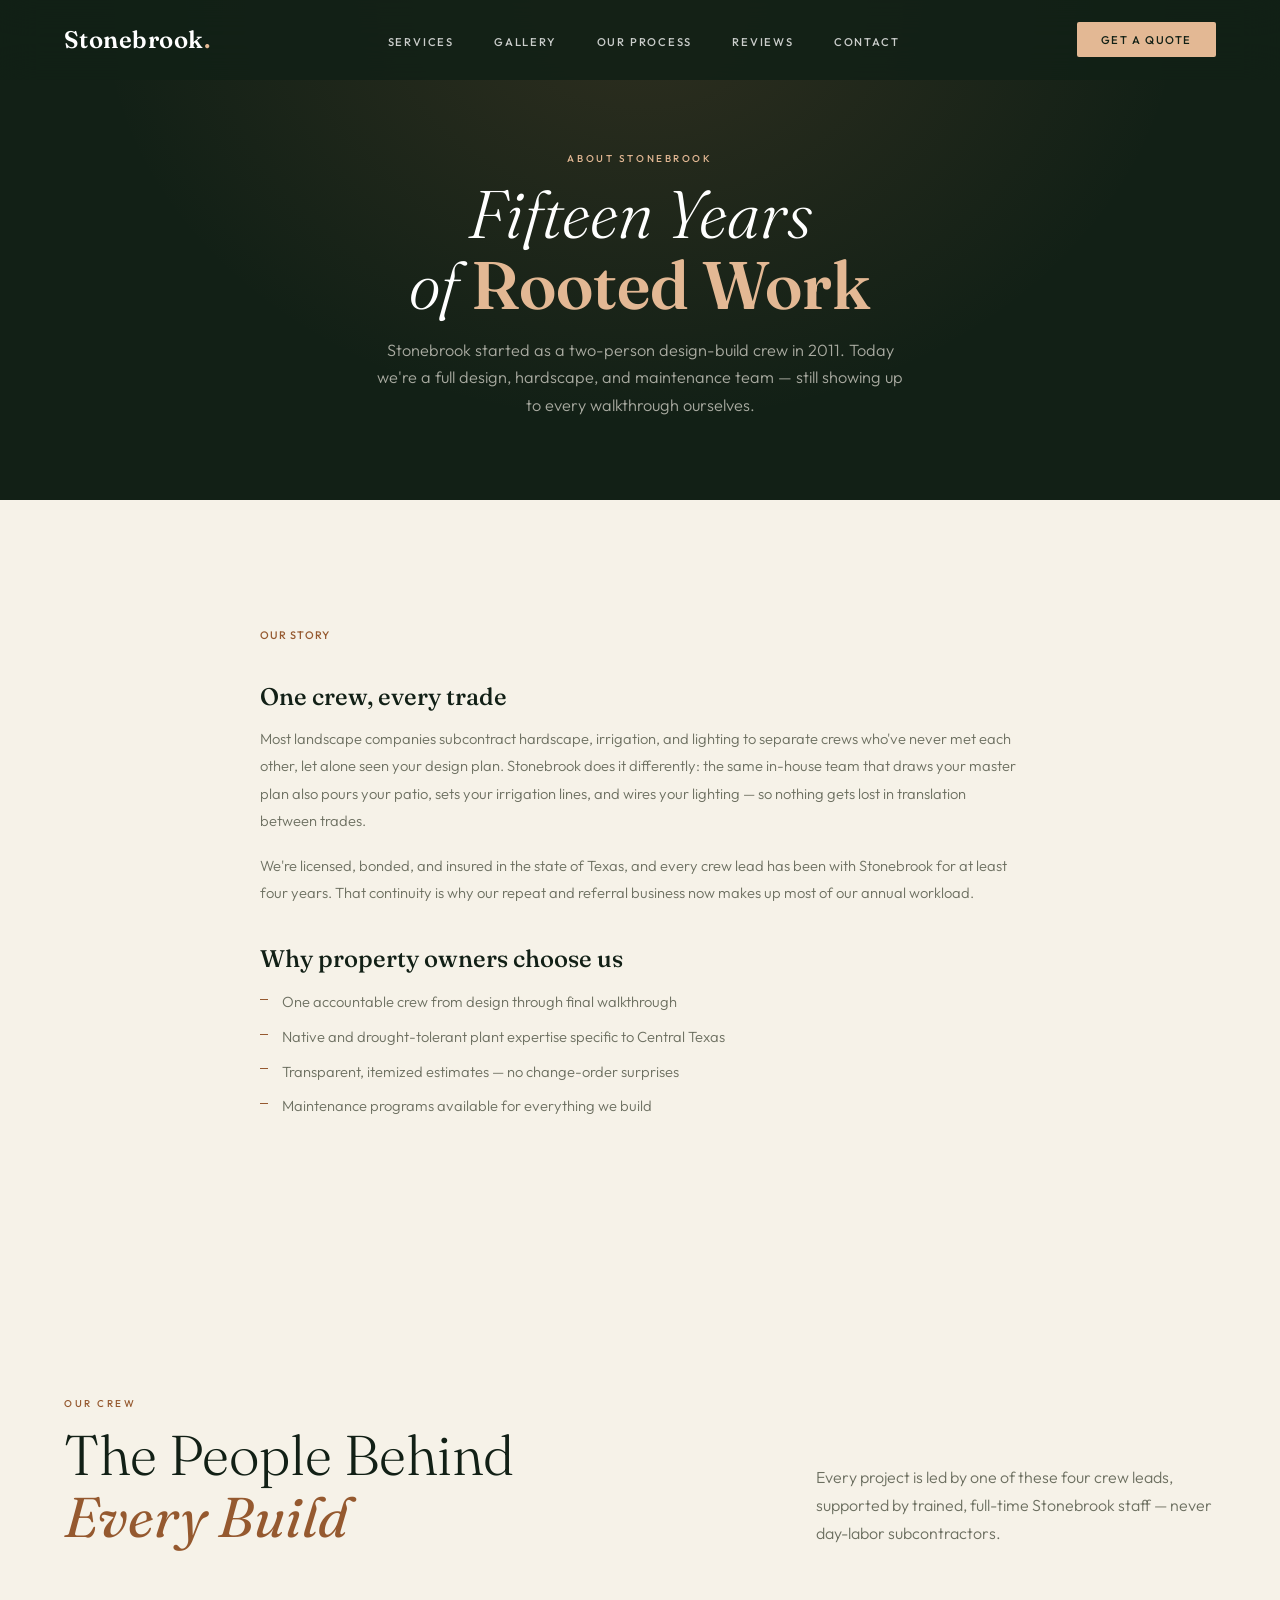
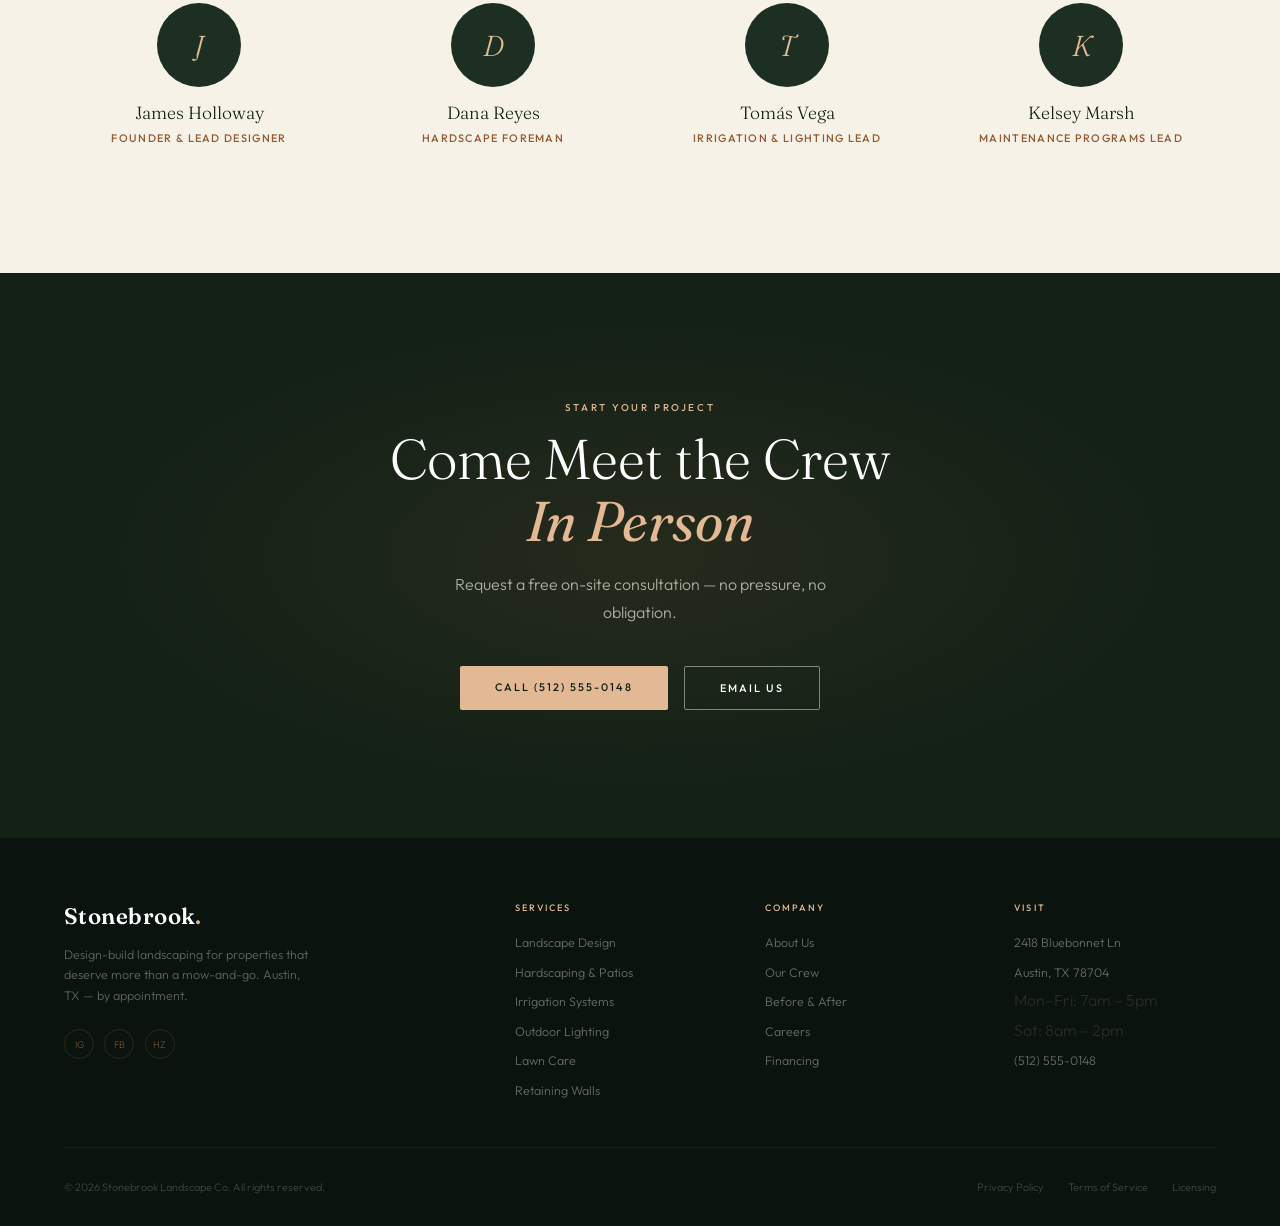
<file: about.html>
<!DOCTYPE html>
<html lang="en">
<head>
  <meta charset="UTF-8">
  <meta name="viewport" content="width=device-width, initial-scale=1.0">
  <title>About Us — Stonebrook Landscape Co.</title>
  <link rel="preconnect" href="https://fonts.googleapis.com">
  <link rel="preconnect" href="https://fonts.gstatic.com" crossorigin>
  <link href="https://fonts.googleapis.com/css2?family=Fraunces:ital,opsz,wght@0,9..144,300;0,9..144,400;0,9..144,600;1,9..144,300;1,9..144,400&family=Outfit:wght@300;400;500;600;700&display=swap" rel="stylesheet">
  <link rel="stylesheet" href="assets/styles.css">
</head>
<body>

<!-- NAV -->
<nav class="nav solid" id="site-nav">
  <a href="index.html" class="nav-logo">Stonebrook<span>.</span></a>
  <ul class="nav-links">
    <li><a href="index.html#services">Services</a></li>
    <li><a href="index.html#gallery">Gallery</a></li>
    <li><a href="index.html#philosophy">Our Process</a></li>
    <li><a href="index.html#testimonials">Reviews</a></li>
    <li><a href="index.html#quote">Contact</a></li>
  </ul>
  <a href="index.html#quote" class="nav-cta">Get a Quote</a>
  <button class="nav-toggle" id="nav-toggle" aria-label="Toggle menu"><span></span><span></span><span></span></button>
</nav>
<div class="nav-mobile" id="nav-mobile">
  <a href="index.html#services">Services</a>
  <a href="index.html#gallery">Gallery</a>
  <a href="index.html#philosophy">Our Process</a>
  <a href="index.html#testimonials">Reviews</a>
  <a href="index.html#quote">Contact</a>
  <a href="index.html#quote" class="nav-cta">Get a Quote</a>
</div>

<!-- PAGE HERO -->
<section class="page-hero">
  <div class="page-hero-glow"></div>
  <div class="page-hero-inner">
    <span class="kicker kicker--light">About Stonebrook</span>
    <h1 class="page-title">Fifteen Years<br>of <em>Rooted Work</em></h1>
    <p class="page-sub">Stonebrook started as a two-person design-build crew in 2011. Today we're a full design, hardscape, and maintenance team — still showing up to every walkthrough ourselves.</p>
  </div>
</section>

<!-- STORY -->
<section class="section prose">
  <div class="section-inner section-inner--narrow">
    <span class="prose-meta">Our Story</span>
    <h2>One crew, every trade</h2>
    <p>Most landscape companies subcontract hardscape, irrigation, and lighting to separate crews who've never met each other, let alone seen your design plan. Stonebrook does it differently: the same in-house team that draws your master plan also pours your patio, sets your irrigation lines, and wires your lighting — so nothing gets lost in translation between trades.</p>
    <p>We're licensed, bonded, and insured in the state of Texas, and every crew lead has been with Stonebrook for at least four years. That continuity is why our repeat and referral business now makes up most of our annual workload.</p>
    <h2>Why property owners choose us</h2>
    <ul>
      <li>One accountable crew from design through final walkthrough</li>
      <li>Native and drought-tolerant plant expertise specific to Central Texas</li>
      <li>Transparent, itemized estimates — no change-order surprises</li>
      <li>Maintenance programs available for everything we build</li>
    </ul>
  </div>
</section>

<!-- CREW -->
<section class="section services" id="crew">
  <div class="section-inner">
    <div class="services-hd">
      <div>
        <span class="kicker reveal">Our Crew</span>
        <h2 class="display reveal d1">The People Behind<br><em>Every Build</em></h2>
      </div>
      <p class="services-sub reveal d2">Every project is led by one of these four crew leads, supported by trained, full-time Stonebrook staff — never day-labor subcontractors.</p>
    </div>
    <div class="crew-grid">
      <div class="crew-card reveal">
        <div class="crew-avatar">J</div>
        <div class="crew-name">James Holloway</div>
        <div class="crew-role">Founder &amp; Lead Designer</div>
      </div>
      <div class="crew-card reveal d1">
        <div class="crew-avatar">D</div>
        <div class="crew-name">Dana Reyes</div>
        <div class="crew-role">Hardscape Foreman</div>
      </div>
      <div class="crew-card reveal d2">
        <div class="crew-avatar">T</div>
        <div class="crew-name">Tomás Vega</div>
        <div class="crew-role">Irrigation &amp; Lighting Lead</div>
      </div>
      <div class="crew-card reveal d3">
        <div class="crew-avatar">K</div>
        <div class="crew-name">Kelsey Marsh</div>
        <div class="crew-role">Maintenance Programs Lead</div>
      </div>
    </div>
  </div>
</section>

<!-- QUOTE / CTA -->
<section class="section booking">
  <div class="booking-glow"></div>
  <div class="section-inner booking-inner">
    <span class="kicker kicker--light reveal">Start Your Project</span>
    <h2 class="display display--light reveal d1">Come Meet the Crew<br><em>In Person</em></h2>
    <p class="booking-body reveal d2">Request a free on-site consultation — no pressure, no obligation.</p>
    <div class="booking-btns reveal d3">
      <a href="tel:+15125550148" class="btn btn--clay">Call (512) 555-0148</a>
      <a href="mailto:hello@stonebrooklandscape.com" class="btn btn--ghost">Email Us</a>
    </div>
  </div>
</section>

<!-- FOOTER -->
<footer class="footer">
  <div class="footer-inner">
    <div class="footer-top">
      <div>
        <div class="footer-logo">Stonebrook<span>.</span></div>
        <p class="footer-tag">Design-build landscaping for properties that deserve more than a mow-and-go. Austin, TX — by appointment.</p>
        <div class="footer-social">
          <a href="#" title="Instagram">IG</a>
          <a href="#" title="Facebook">FB</a>
          <a href="#" title="Houzz">HZ</a>
        </div>
      </div>
      <div class="fcol">
        <div class="fcol-title">Services</div>
        <ul>
          <li><a href="landscape-design.html">Landscape Design</a></li>
          <li><a href="hardscaping-patios.html">Hardscaping &amp; Patios</a></li>
          <li><a href="irrigation-systems.html">Irrigation Systems</a></li>
          <li><a href="outdoor-lighting.html">Outdoor Lighting</a></li>
          <li><a href="lawn-care.html">Lawn Care</a></li>
          <li><a href="retaining-walls.html">Retaining Walls</a></li>
        </ul>
      </div>
      <div class="fcol">
        <div class="fcol-title">Company</div>
        <ul>
          <li><a href="about.html">About Us</a></li>
          <li><a href="about.html#crew">Our Crew</a></li>
          <li><a href="gallery.html">Before &amp; After</a></li>
          <li><a href="careers.html">Careers</a></li>
          <li><a href="financing.html">Financing</a></li>
        </ul>
      </div>
      <div class="fcol">
        <div class="fcol-title">Visit</div>
        <ul>
          <li><a href="https://www.google.com/maps/search/?api=1&query=2418+Bluebonnet+Ln+Austin+TX+78704" target="_blank" rel="noopener">2418 Bluebonnet Ln</a></li>
          <li><a href="https://www.google.com/maps/search/?api=1&query=2418+Bluebonnet+Ln+Austin+TX+78704" target="_blank" rel="noopener">Austin, TX 78704</a></li>
          <li>Mon–Fri: 7am – 5pm</li>
          <li>Sat: 8am – 2pm</li>
          <li><a href="tel:+15125550148">(512) 555-0148</a></li>
        </ul>
      </div>
    </div>
    <div class="footer-bottom">
      <p class="footer-copy">© 2026 Stonebrook Landscape Co. All rights reserved.</p>
      <nav class="footer-legal">
        <a href="privacy.html">Privacy Policy</a>
        <a href="terms.html">Terms of Service</a>
        <a href="licensing.html">Licensing</a>
      </nav>
    </div>
  </div>
</footer>

<script src="assets/main.js"></script>
</body>
</html>
</file>
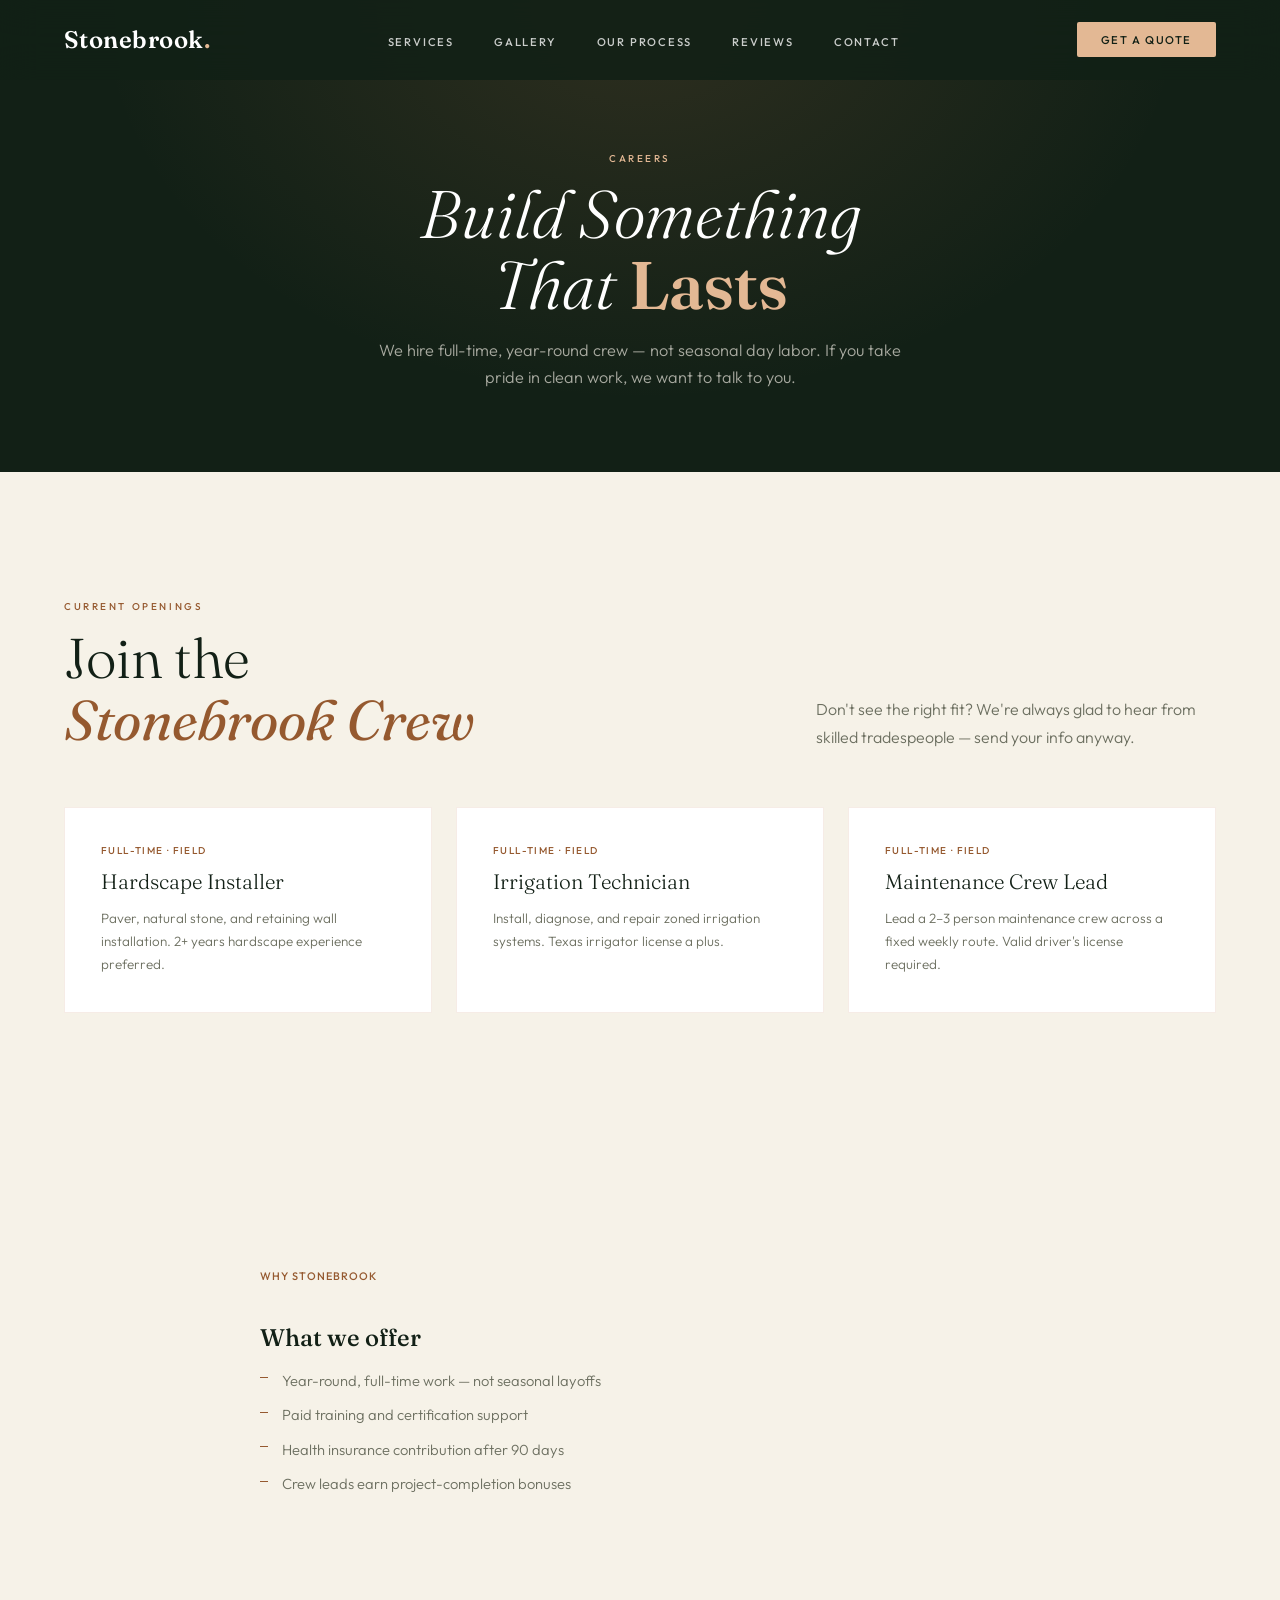
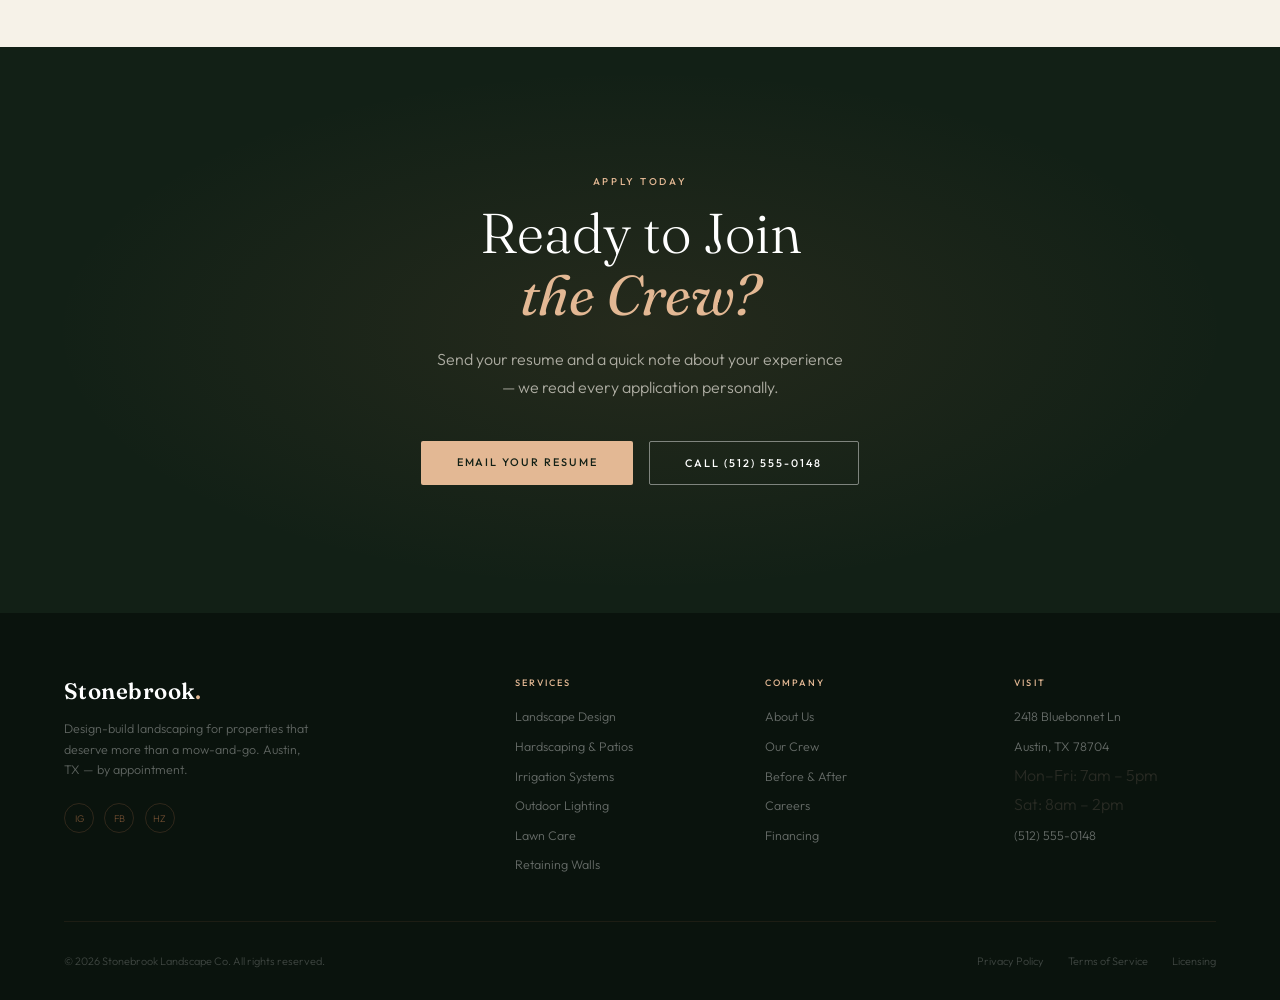
<file: careers.html>
<!DOCTYPE html>
<html lang="en">
<head>
  <meta charset="UTF-8">
  <meta name="viewport" content="width=device-width, initial-scale=1.0">
  <title>Careers — Stonebrook Landscape Co.</title>
  <link rel="preconnect" href="https://fonts.googleapis.com">
  <link rel="preconnect" href="https://fonts.gstatic.com" crossorigin>
  <link href="https://fonts.googleapis.com/css2?family=Fraunces:ital,opsz,wght@0,9..144,300;0,9..144,400;0,9..144,600;1,9..144,300;1,9..144,400&family=Outfit:wght@300;400;500;600;700&display=swap" rel="stylesheet">
  <link rel="stylesheet" href="assets/styles.css">
</head>
<body>

<!-- NAV -->
<nav class="nav solid" id="site-nav">
  <a href="index.html" class="nav-logo">Stonebrook<span>.</span></a>
  <ul class="nav-links">
    <li><a href="index.html#services">Services</a></li>
    <li><a href="index.html#gallery">Gallery</a></li>
    <li><a href="index.html#philosophy">Our Process</a></li>
    <li><a href="index.html#testimonials">Reviews</a></li>
    <li><a href="index.html#quote">Contact</a></li>
  </ul>
  <a href="index.html#quote" class="nav-cta">Get a Quote</a>
  <button class="nav-toggle" id="nav-toggle" aria-label="Toggle menu"><span></span><span></span><span></span></button>
</nav>
<div class="nav-mobile" id="nav-mobile">
  <a href="index.html#services">Services</a>
  <a href="index.html#gallery">Gallery</a>
  <a href="index.html#philosophy">Our Process</a>
  <a href="index.html#testimonials">Reviews</a>
  <a href="index.html#quote">Contact</a>
  <a href="index.html#quote" class="nav-cta">Get a Quote</a>
</div>

<!-- PAGE HERO -->
<section class="page-hero">
  <div class="page-hero-glow"></div>
  <div class="page-hero-inner">
    <span class="kicker kicker--light">Careers</span>
    <h1 class="page-title">Build Something<br>That <em>Lasts</em></h1>
    <p class="page-sub">We hire full-time, year-round crew — not seasonal day labor. If you take pride in clean work, we want to talk to you.</p>
  </div>
</section>

<!-- OPENINGS -->
<section class="section services">
  <div class="section-inner">
    <div class="services-hd">
      <div>
        <span class="kicker reveal">Current Openings</span>
        <h2 class="display reveal d1">Join the<br><em>Stonebrook Crew</em></h2>
      </div>
      <p class="services-sub reveal d2">Don't see the right fit? We're always glad to hear from skilled tradespeople — send your info anyway.</p>
    </div>
    <div class="info-grid">
      <div class="info-card reveal">
        <span class="info-card-meta">Full-Time · Field</span>
        <div class="info-card-title">Hardscape Installer</div>
        <p class="info-card-desc">Paver, natural stone, and retaining wall installation. 2+ years hardscape experience preferred.</p>
      </div>
      <div class="info-card reveal d1">
        <span class="info-card-meta">Full-Time · Field</span>
        <div class="info-card-title">Irrigation Technician</div>
        <p class="info-card-desc">Install, diagnose, and repair zoned irrigation systems. Texas irrigator license a plus.</p>
      </div>
      <div class="info-card reveal d2">
        <span class="info-card-meta">Full-Time · Field</span>
        <div class="info-card-title">Maintenance Crew Lead</div>
        <p class="info-card-desc">Lead a 2–3 person maintenance crew across a fixed weekly route. Valid driver's license required.</p>
      </div>
    </div>
  </div>
</section>

<!-- WHY WORK HERE -->
<section class="section prose">
  <div class="section-inner section-inner--narrow">
    <span class="prose-meta">Why Stonebrook</span>
    <h2>What we offer</h2>
    <ul>
      <li>Year-round, full-time work — not seasonal layoffs</li>
      <li>Paid training and certification support</li>
      <li>Health insurance contribution after 90 days</li>
      <li>Crew leads earn project-completion bonuses</li>
    </ul>
  </div>
</section>

<!-- APPLY CTA -->
<section class="section booking">
  <div class="booking-glow"></div>
  <div class="section-inner booking-inner">
    <span class="kicker kicker--light reveal">Apply Today</span>
    <h2 class="display display--light reveal d1">Ready to Join<br><em>the Crew?</em></h2>
    <p class="booking-body reveal d2">Send your resume and a quick note about your experience — we read every application personally.</p>
    <div class="booking-btns reveal d3">
      <a href="mailto:careers@stonebrooklandscape.com" class="btn btn--clay">Email Your Resume</a>
      <a href="tel:+15125550148" class="btn btn--ghost">Call (512) 555-0148</a>
    </div>
  </div>
</section>

<!-- FOOTER -->
<footer class="footer">
  <div class="footer-inner">
    <div class="footer-top">
      <div>
        <div class="footer-logo">Stonebrook<span>.</span></div>
        <p class="footer-tag">Design-build landscaping for properties that deserve more than a mow-and-go. Austin, TX — by appointment.</p>
        <div class="footer-social">
          <a href="#" title="Instagram">IG</a>
          <a href="#" title="Facebook">FB</a>
          <a href="#" title="Houzz">HZ</a>
        </div>
      </div>
      <div class="fcol">
        <div class="fcol-title">Services</div>
        <ul>
          <li><a href="landscape-design.html">Landscape Design</a></li>
          <li><a href="hardscaping-patios.html">Hardscaping &amp; Patios</a></li>
          <li><a href="irrigation-systems.html">Irrigation Systems</a></li>
          <li><a href="outdoor-lighting.html">Outdoor Lighting</a></li>
          <li><a href="lawn-care.html">Lawn Care</a></li>
          <li><a href="retaining-walls.html">Retaining Walls</a></li>
        </ul>
      </div>
      <div class="fcol">
        <div class="fcol-title">Company</div>
        <ul>
          <li><a href="about.html">About Us</a></li>
          <li><a href="about.html#crew">Our Crew</a></li>
          <li><a href="gallery.html">Before &amp; After</a></li>
          <li><a href="careers.html">Careers</a></li>
          <li><a href="financing.html">Financing</a></li>
        </ul>
      </div>
      <div class="fcol">
        <div class="fcol-title">Visit</div>
        <ul>
          <li><a href="https://www.google.com/maps/search/?api=1&query=2418+Bluebonnet+Ln+Austin+TX+78704" target="_blank" rel="noopener">2418 Bluebonnet Ln</a></li>
          <li><a href="https://www.google.com/maps/search/?api=1&query=2418+Bluebonnet+Ln+Austin+TX+78704" target="_blank" rel="noopener">Austin, TX 78704</a></li>
          <li>Mon–Fri: 7am – 5pm</li>
          <li>Sat: 8am – 2pm</li>
          <li><a href="tel:+15125550148">(512) 555-0148</a></li>
        </ul>
      </div>
    </div>
    <div class="footer-bottom">
      <p class="footer-copy">© 2026 Stonebrook Landscape Co. All rights reserved.</p>
      <nav class="footer-legal">
        <a href="privacy.html">Privacy Policy</a>
        <a href="terms.html">Terms of Service</a>
        <a href="licensing.html">Licensing</a>
      </nav>
    </div>
  </div>
</footer>

<script src="assets/main.js"></script>
</body>
</html>
</file>
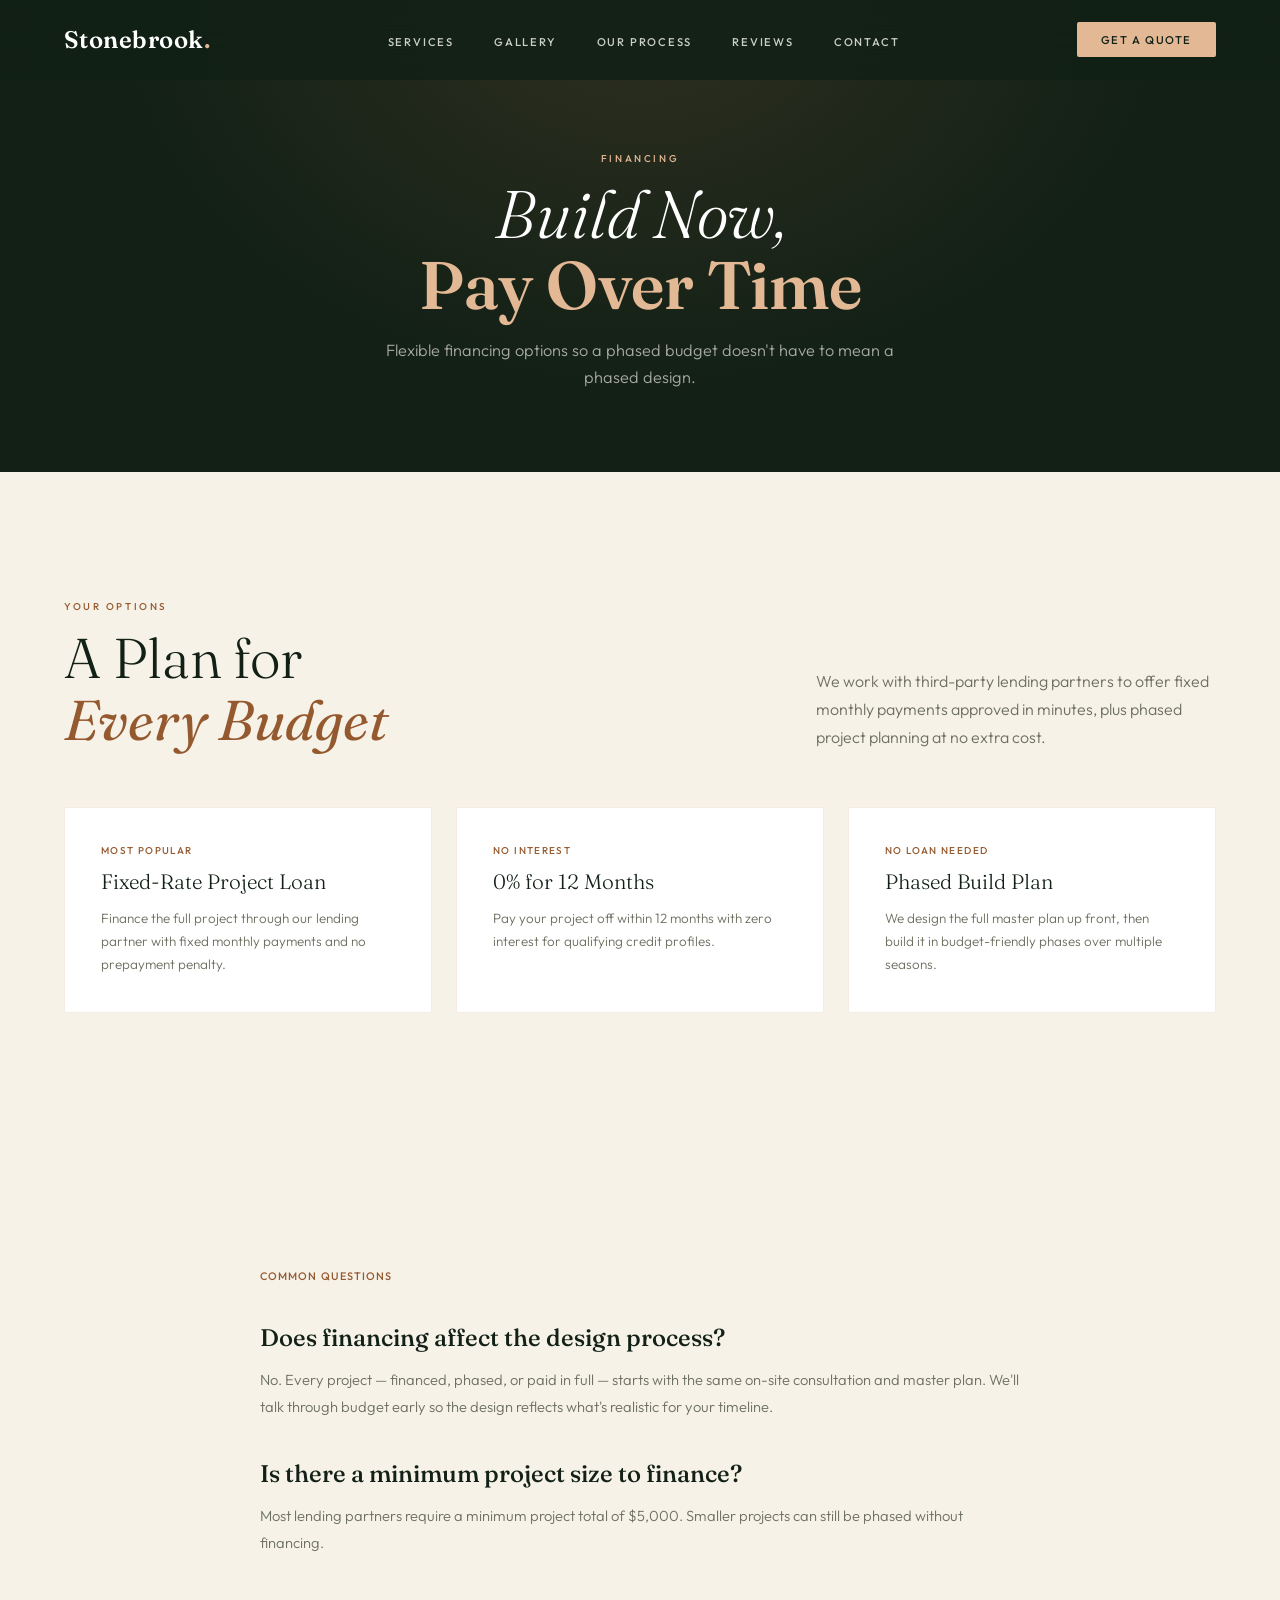
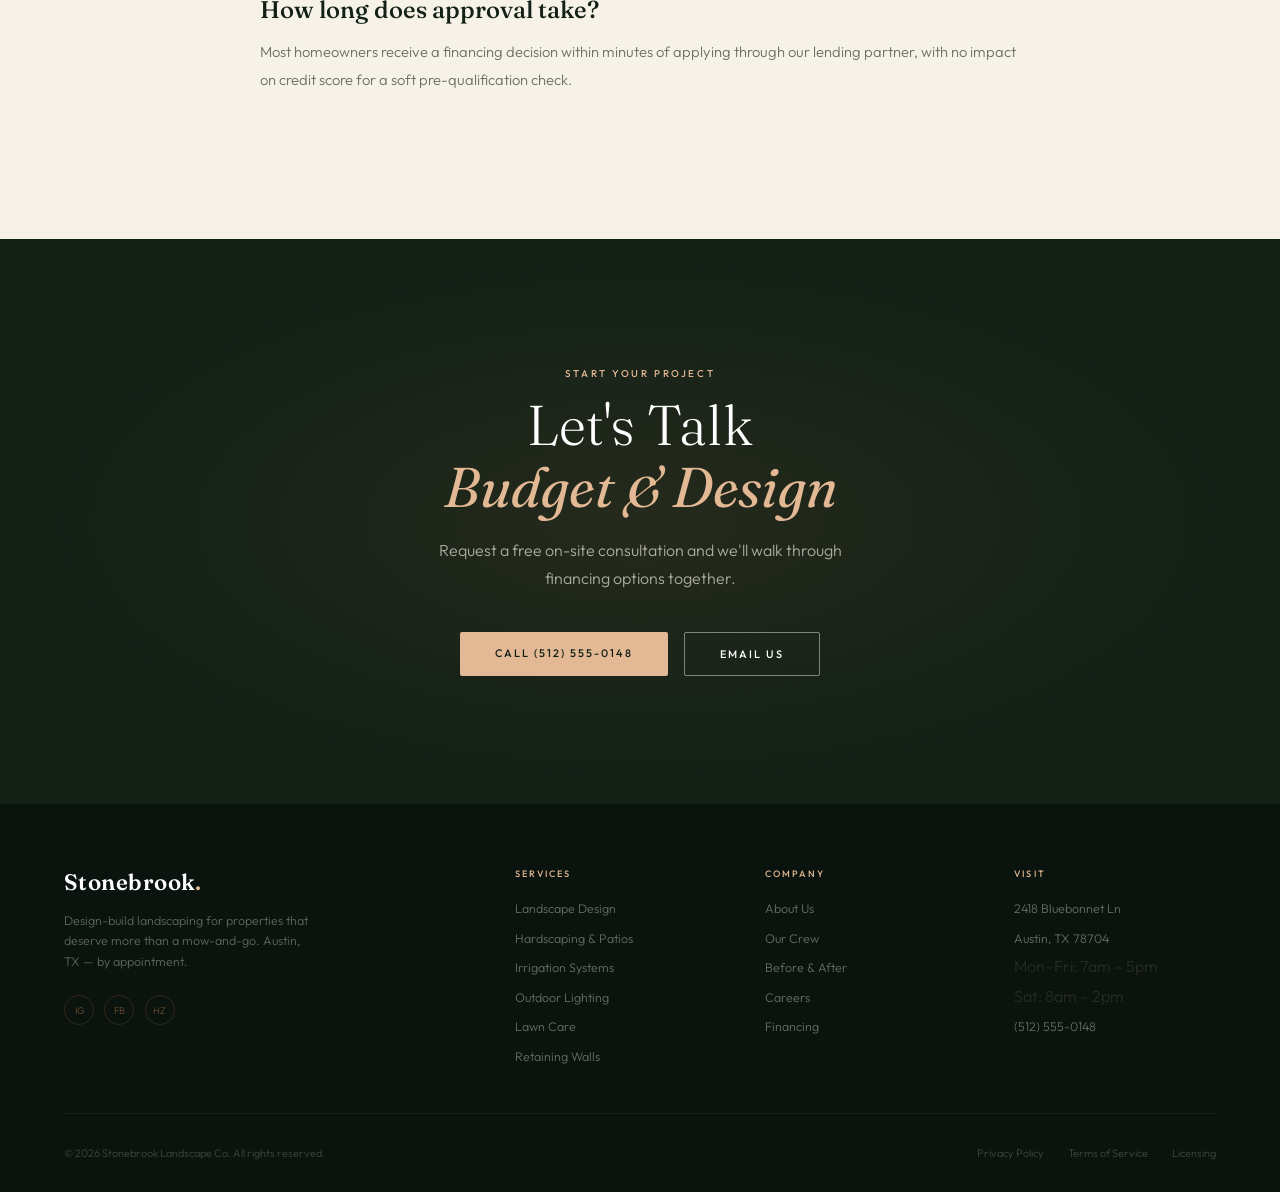
<file: financing.html>
<!DOCTYPE html>
<html lang="en">
<head>
  <meta charset="UTF-8">
  <meta name="viewport" content="width=device-width, initial-scale=1.0">
  <title>Financing — Stonebrook Landscape Co.</title>
  <link rel="preconnect" href="https://fonts.googleapis.com">
  <link rel="preconnect" href="https://fonts.gstatic.com" crossorigin>
  <link href="https://fonts.googleapis.com/css2?family=Fraunces:ital,opsz,wght@0,9..144,300;0,9..144,400;0,9..144,600;1,9..144,300;1,9..144,400&family=Outfit:wght@300;400;500;600;700&display=swap" rel="stylesheet">
  <link rel="stylesheet" href="assets/styles.css">
</head>
<body>

<!-- NAV -->
<nav class="nav solid" id="site-nav">
  <a href="index.html" class="nav-logo">Stonebrook<span>.</span></a>
  <ul class="nav-links">
    <li><a href="index.html#services">Services</a></li>
    <li><a href="index.html#gallery">Gallery</a></li>
    <li><a href="index.html#philosophy">Our Process</a></li>
    <li><a href="index.html#testimonials">Reviews</a></li>
    <li><a href="index.html#quote">Contact</a></li>
  </ul>
  <a href="index.html#quote" class="nav-cta">Get a Quote</a>
  <button class="nav-toggle" id="nav-toggle" aria-label="Toggle menu"><span></span><span></span><span></span></button>
</nav>
<div class="nav-mobile" id="nav-mobile">
  <a href="index.html#services">Services</a>
  <a href="index.html#gallery">Gallery</a>
  <a href="index.html#philosophy">Our Process</a>
  <a href="index.html#testimonials">Reviews</a>
  <a href="index.html#quote">Contact</a>
  <a href="index.html#quote" class="nav-cta">Get a Quote</a>
</div>

<!-- PAGE HERO -->
<section class="page-hero">
  <div class="page-hero-glow"></div>
  <div class="page-hero-inner">
    <span class="kicker kicker--light">Financing</span>
    <h1 class="page-title">Build Now,<br><em>Pay Over Time</em></h1>
    <p class="page-sub">Flexible financing options so a phased budget doesn't have to mean a phased design.</p>
  </div>
</section>

<!-- OPTIONS -->
<section class="section services">
  <div class="section-inner">
    <div class="services-hd">
      <div>
        <span class="kicker reveal">Your Options</span>
        <h2 class="display reveal d1">A Plan for<br><em>Every Budget</em></h2>
      </div>
      <p class="services-sub reveal d2">We work with third-party lending partners to offer fixed monthly payments approved in minutes, plus phased project planning at no extra cost.</p>
    </div>
    <div class="info-grid">
      <div class="info-card reveal">
        <span class="info-card-meta">Most Popular</span>
        <div class="info-card-title">Fixed-Rate Project Loan</div>
        <p class="info-card-desc">Finance the full project through our lending partner with fixed monthly payments and no prepayment penalty.</p>
      </div>
      <div class="info-card reveal d1">
        <span class="info-card-meta">No Interest</span>
        <div class="info-card-title">0% for 12 Months</div>
        <p class="info-card-desc">Pay your project off within 12 months with zero interest for qualifying credit profiles.</p>
      </div>
      <div class="info-card reveal d2">
        <span class="info-card-meta">No Loan Needed</span>
        <div class="info-card-title">Phased Build Plan</div>
        <p class="info-card-desc">We design the full master plan up front, then build it in budget-friendly phases over multiple seasons.</p>
      </div>
    </div>
  </div>
</section>

<!-- FAQ -->
<section class="section prose">
  <div class="section-inner section-inner--narrow">
    <span class="prose-meta">Common Questions</span>
    <h2>Does financing affect the design process?</h2>
    <p>No. Every project — financed, phased, or paid in full — starts with the same on-site consultation and master plan. We'll talk through budget early so the design reflects what's realistic for your timeline.</p>
    <h2>Is there a minimum project size to finance?</h2>
    <p>Most lending partners require a minimum project total of $5,000. Smaller projects can still be phased without financing.</p>
    <h2>How long does approval take?</h2>
    <p>Most homeowners receive a financing decision within minutes of applying through our lending partner, with no impact on credit score for a soft pre-qualification check.</p>
  </div>
</section>

<!-- QUOTE / CTA -->
<section class="section booking">
  <div class="booking-glow"></div>
  <div class="section-inner booking-inner">
    <span class="kicker kicker--light reveal">Start Your Project</span>
    <h2 class="display display--light reveal d1">Let's Talk<br><em>Budget &amp; Design</em></h2>
    <p class="booking-body reveal d2">Request a free on-site consultation and we'll walk through financing options together.</p>
    <div class="booking-btns reveal d3">
      <a href="tel:+15125550148" class="btn btn--clay">Call (512) 555-0148</a>
      <a href="mailto:hello@stonebrooklandscape.com" class="btn btn--ghost">Email Us</a>
    </div>
  </div>
</section>

<!-- FOOTER -->
<footer class="footer">
  <div class="footer-inner">
    <div class="footer-top">
      <div>
        <div class="footer-logo">Stonebrook<span>.</span></div>
        <p class="footer-tag">Design-build landscaping for properties that deserve more than a mow-and-go. Austin, TX — by appointment.</p>
        <div class="footer-social">
          <a href="#" title="Instagram">IG</a>
          <a href="#" title="Facebook">FB</a>
          <a href="#" title="Houzz">HZ</a>
        </div>
      </div>
      <div class="fcol">
        <div class="fcol-title">Services</div>
        <ul>
          <li><a href="landscape-design.html">Landscape Design</a></li>
          <li><a href="hardscaping-patios.html">Hardscaping &amp; Patios</a></li>
          <li><a href="irrigation-systems.html">Irrigation Systems</a></li>
          <li><a href="outdoor-lighting.html">Outdoor Lighting</a></li>
          <li><a href="lawn-care.html">Lawn Care</a></li>
          <li><a href="retaining-walls.html">Retaining Walls</a></li>
        </ul>
      </div>
      <div class="fcol">
        <div class="fcol-title">Company</div>
        <ul>
          <li><a href="about.html">About Us</a></li>
          <li><a href="about.html#crew">Our Crew</a></li>
          <li><a href="gallery.html">Before &amp; After</a></li>
          <li><a href="careers.html">Careers</a></li>
          <li><a href="financing.html">Financing</a></li>
        </ul>
      </div>
      <div class="fcol">
        <div class="fcol-title">Visit</div>
        <ul>
          <li><a href="https://www.google.com/maps/search/?api=1&query=2418+Bluebonnet+Ln+Austin+TX+78704" target="_blank" rel="noopener">2418 Bluebonnet Ln</a></li>
          <li><a href="https://www.google.com/maps/search/?api=1&query=2418+Bluebonnet+Ln+Austin+TX+78704" target="_blank" rel="noopener">Austin, TX 78704</a></li>
          <li>Mon–Fri: 7am – 5pm</li>
          <li>Sat: 8am – 2pm</li>
          <li><a href="tel:+15125550148">(512) 555-0148</a></li>
        </ul>
      </div>
    </div>
    <div class="footer-bottom">
      <p class="footer-copy">© 2026 Stonebrook Landscape Co. All rights reserved.</p>
      <nav class="footer-legal">
        <a href="privacy.html">Privacy Policy</a>
        <a href="terms.html">Terms of Service</a>
        <a href="licensing.html">Licensing</a>
      </nav>
    </div>
  </div>
</footer>

<script src="assets/main.js"></script>
</body>
</html>
</file>
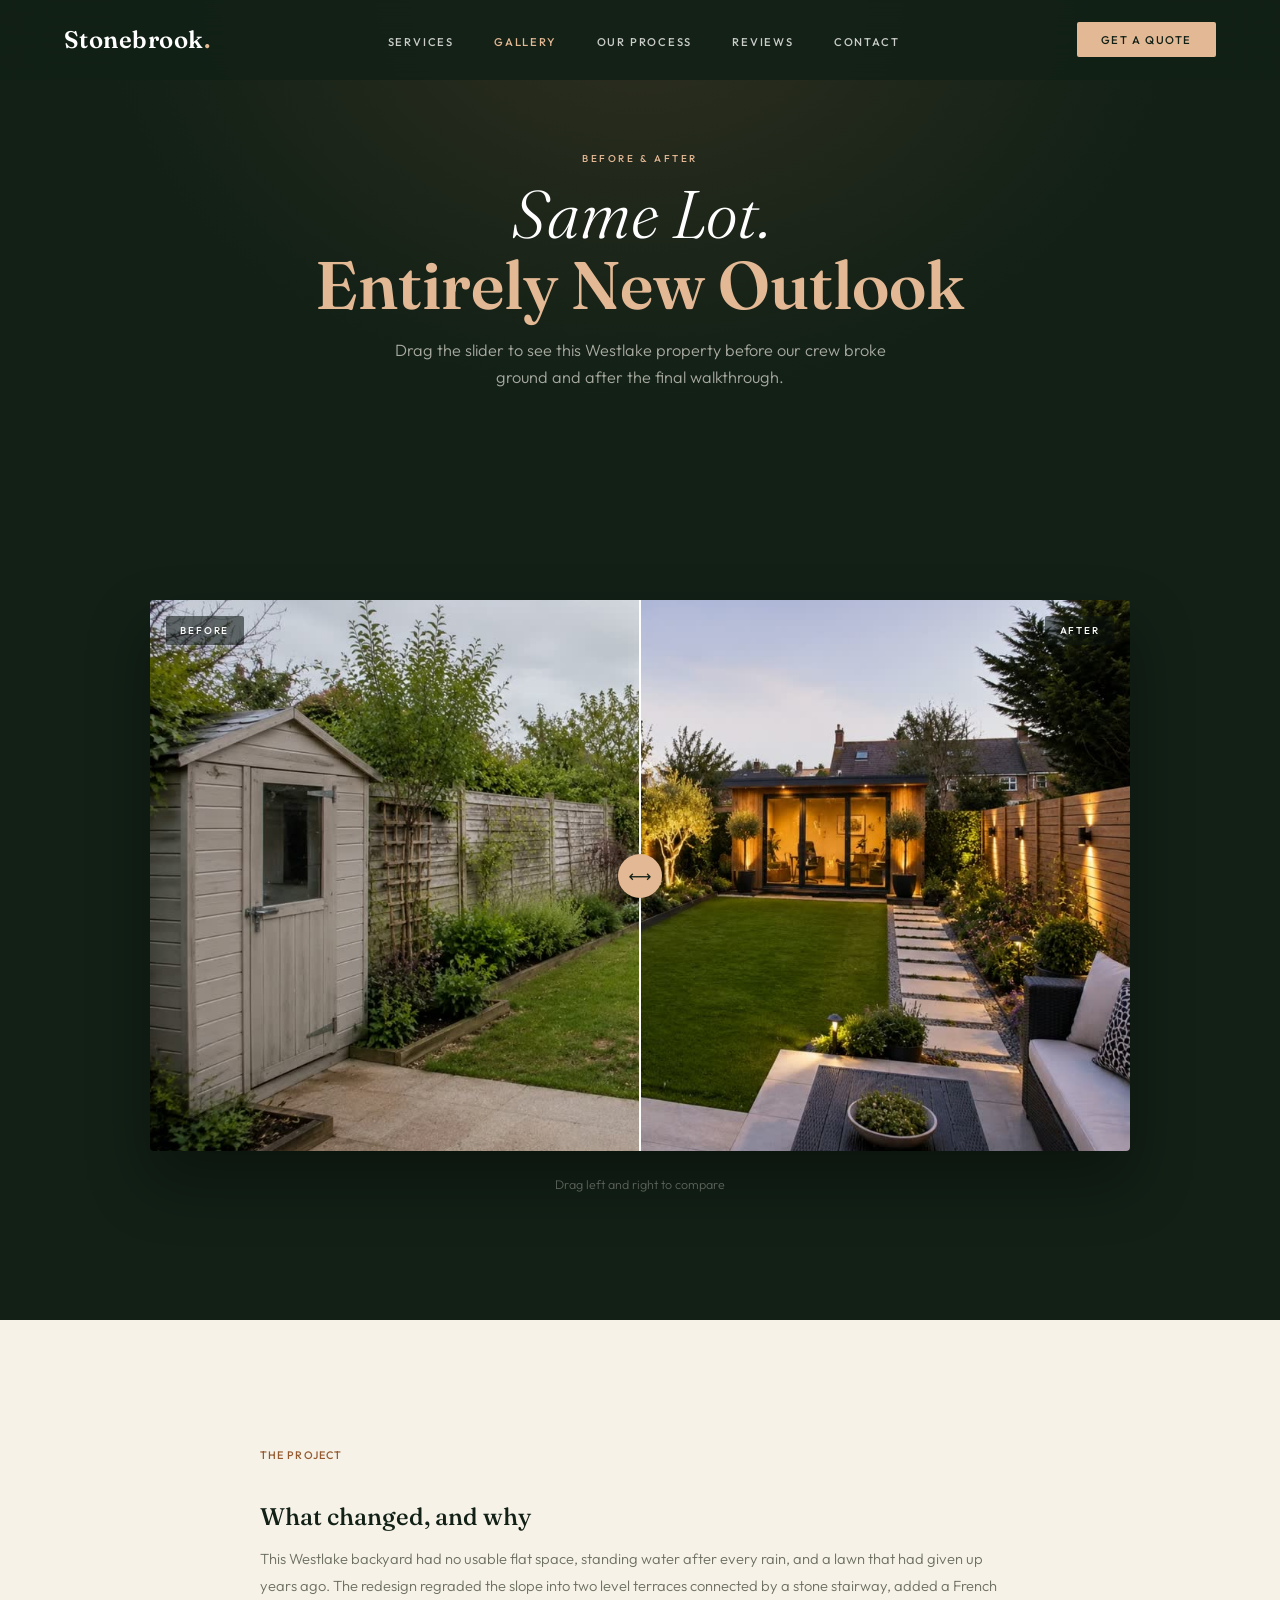
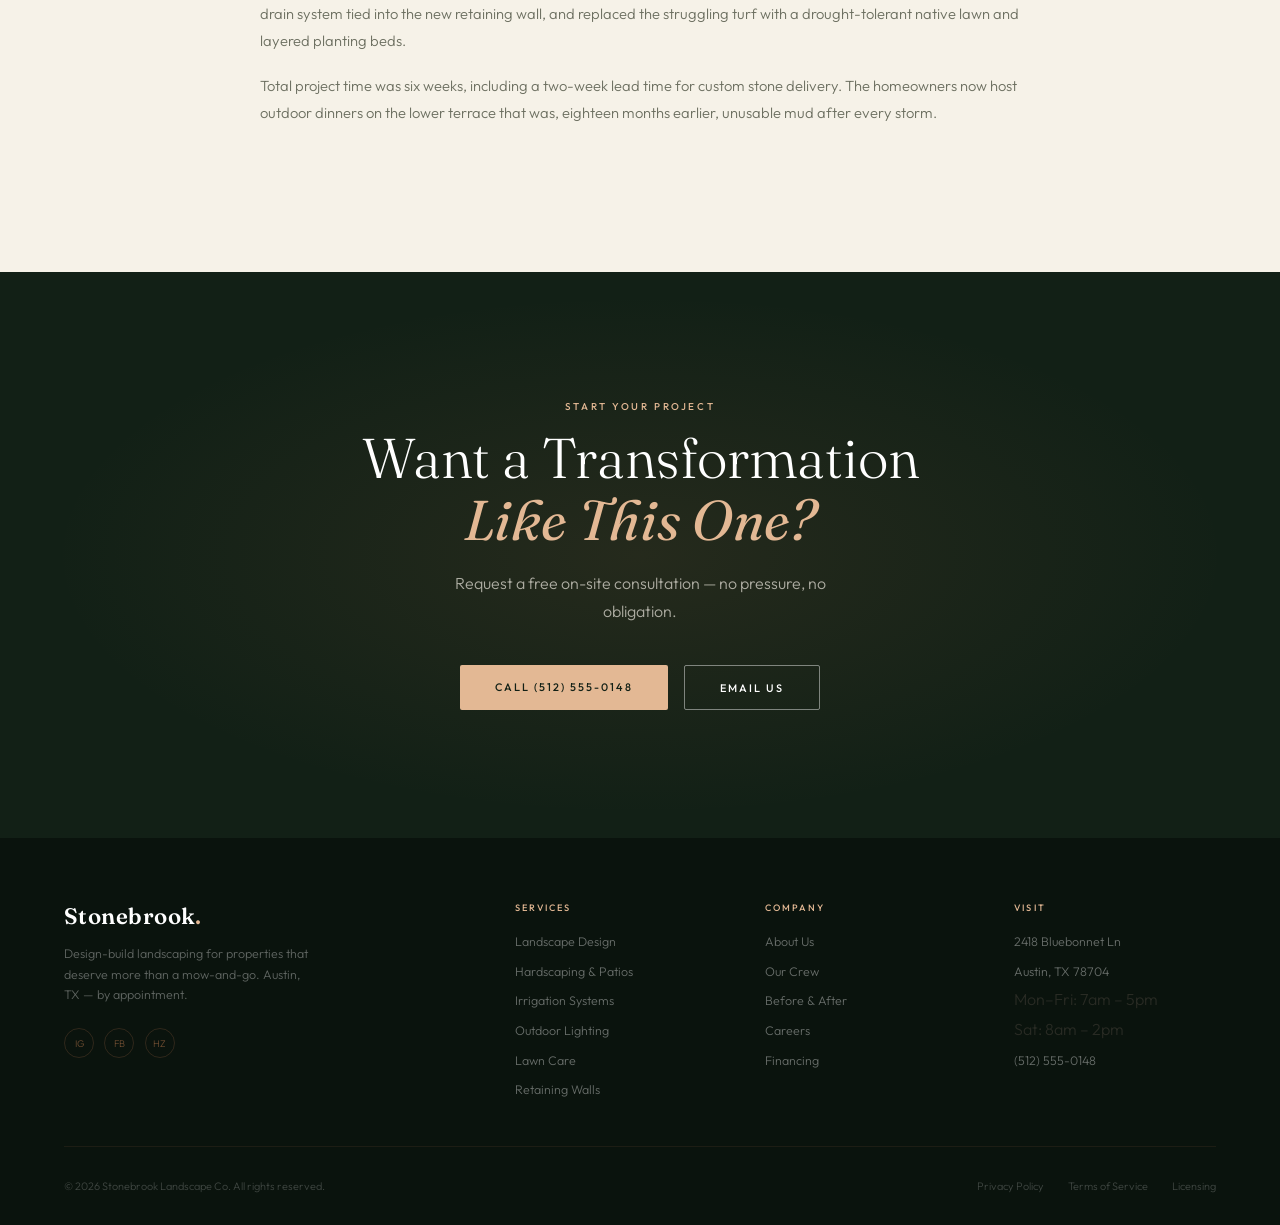
<file: gallery.html>
<!DOCTYPE html>
<html lang="en">
<head>
  <meta charset="UTF-8">
  <meta name="viewport" content="width=device-width, initial-scale=1.0">
  <title>Before &amp; After Gallery — Stonebrook Landscape Co.</title>
  <link rel="preconnect" href="https://fonts.googleapis.com">
  <link rel="preconnect" href="https://fonts.gstatic.com" crossorigin>
  <link href="https://fonts.googleapis.com/css2?family=Fraunces:ital,opsz,wght@0,9..144,300;0,9..144,400;0,9..144,600;1,9..144,300;1,9..144,400&family=Outfit:wght@300;400;500;600;700&display=swap" rel="stylesheet">
  <link rel="stylesheet" href="assets/styles.css">
</head>
<body>

<!-- NAV -->
<nav class="nav solid" id="site-nav">
  <a href="index.html" class="nav-logo">Stonebrook<span>.</span></a>
  <ul class="nav-links">
    <li><a href="index.html#services">Services</a></li>
    <li><a href="index.html#gallery" class="is-active">Gallery</a></li>
    <li><a href="index.html#philosophy">Our Process</a></li>
    <li><a href="index.html#testimonials">Reviews</a></li>
    <li><a href="index.html#quote">Contact</a></li>
  </ul>
  <a href="index.html#quote" class="nav-cta">Get a Quote</a>
  <button class="nav-toggle" id="nav-toggle" aria-label="Toggle menu"><span></span><span></span><span></span></button>
</nav>
<div class="nav-mobile" id="nav-mobile">
  <a href="index.html#services">Services</a>
  <a href="index.html#gallery">Gallery</a>
  <a href="index.html#philosophy">Our Process</a>
  <a href="index.html#testimonials">Reviews</a>
  <a href="index.html#quote">Contact</a>
  <a href="index.html#quote" class="nav-cta">Get a Quote</a>
</div>

<!-- PAGE HERO -->
<section class="page-hero">
  <div class="page-hero-glow"></div>
  <div class="page-hero-inner">
    <span class="kicker kicker--light">Before &amp; After</span>
    <h1 class="page-title">Same Lot.<br><em>Entirely New Outlook</em></h1>
    <p class="page-sub">Drag the slider to see this Westlake property before our crew broke ground and after the final walkthrough.</p>
  </div>
</section>

<!-- GALLERY -->
<section class="section gallery">
  <div class="section-inner">
    <div class="reveal-wrap reveal" id="reveal">
      <img class="reveal-before" src="assets/frames/frame_0001.jpg" alt="Yard before landscaping">
      <img class="reveal-after" src="assets/frames/frame_0121.jpg" alt="Yard after landscaping">
      <span class="reveal-tag reveal-tag--before">Before</span>
      <span class="reveal-tag reveal-tag--after">After</span>
      <div class="reveal-handle"></div>
      <input type="range" min="0" max="100" value="50" class="reveal-slider" id="reveal-slider" aria-label="Drag to compare before and after">
    </div>
    <p class="reveal-caption">Drag left and right to compare</p>
  </div>
</section>

<!-- STORY -->
<section class="section prose">
  <div class="section-inner section-inner--narrow">
    <span class="prose-meta">The Project</span>
    <h2>What changed, and why</h2>
    <p>This Westlake backyard had no usable flat space, standing water after every rain, and a lawn that had given up years ago. The redesign regraded the slope into two level terraces connected by a stone stairway, added a French drain system tied into the new retaining wall, and replaced the struggling turf with a drought-tolerant native lawn and layered planting beds.</p>
    <p>Total project time was six weeks, including a two-week lead time for custom stone delivery. The homeowners now host outdoor dinners on the lower terrace that was, eighteen months earlier, unusable mud after every storm.</p>
  </div>
</section>

<!-- QUOTE / CTA -->
<section class="section booking">
  <div class="booking-glow"></div>
  <div class="section-inner booking-inner">
    <span class="kicker kicker--light reveal">Start Your Project</span>
    <h2 class="display display--light reveal d1">Want a Transformation<br><em>Like This One?</em></h2>
    <p class="booking-body reveal d2">Request a free on-site consultation — no pressure, no obligation.</p>
    <div class="booking-btns reveal d3">
      <a href="tel:+15125550148" class="btn btn--clay">Call (512) 555-0148</a>
      <a href="mailto:hello@stonebrooklandscape.com" class="btn btn--ghost">Email Us</a>
    </div>
  </div>
</section>

<!-- FOOTER -->
<footer class="footer">
  <div class="footer-inner">
    <div class="footer-top">
      <div>
        <div class="footer-logo">Stonebrook<span>.</span></div>
        <p class="footer-tag">Design-build landscaping for properties that deserve more than a mow-and-go. Austin, TX — by appointment.</p>
        <div class="footer-social">
          <a href="#" title="Instagram">IG</a>
          <a href="#" title="Facebook">FB</a>
          <a href="#" title="Houzz">HZ</a>
        </div>
      </div>
      <div class="fcol">
        <div class="fcol-title">Services</div>
        <ul>
          <li><a href="landscape-design.html">Landscape Design</a></li>
          <li><a href="hardscaping-patios.html">Hardscaping &amp; Patios</a></li>
          <li><a href="irrigation-systems.html">Irrigation Systems</a></li>
          <li><a href="outdoor-lighting.html">Outdoor Lighting</a></li>
          <li><a href="lawn-care.html">Lawn Care</a></li>
          <li><a href="retaining-walls.html">Retaining Walls</a></li>
        </ul>
      </div>
      <div class="fcol">
        <div class="fcol-title">Company</div>
        <ul>
          <li><a href="about.html">About Us</a></li>
          <li><a href="about.html#crew">Our Crew</a></li>
          <li><a href="gallery.html">Before &amp; After</a></li>
          <li><a href="careers.html">Careers</a></li>
          <li><a href="financing.html">Financing</a></li>
        </ul>
      </div>
      <div class="fcol">
        <div class="fcol-title">Visit</div>
        <ul>
          <li><a href="https://www.google.com/maps/search/?api=1&query=2418+Bluebonnet+Ln+Austin+TX+78704" target="_blank" rel="noopener">2418 Bluebonnet Ln</a></li>
          <li><a href="https://www.google.com/maps/search/?api=1&query=2418+Bluebonnet+Ln+Austin+TX+78704" target="_blank" rel="noopener">Austin, TX 78704</a></li>
          <li>Mon–Fri: 7am – 5pm</li>
          <li>Sat: 8am – 2pm</li>
          <li><a href="tel:+15125550148">(512) 555-0148</a></li>
        </ul>
      </div>
    </div>
    <div class="footer-bottom">
      <p class="footer-copy">© 2026 Stonebrook Landscape Co. All rights reserved.</p>
      <nav class="footer-legal">
        <a href="privacy.html">Privacy Policy</a>
        <a href="terms.html">Terms of Service</a>
        <a href="licensing.html">Licensing</a>
      </nav>
    </div>
  </div>
</footer>

<script src="assets/main.js"></script>
</body>
</html>
</file>
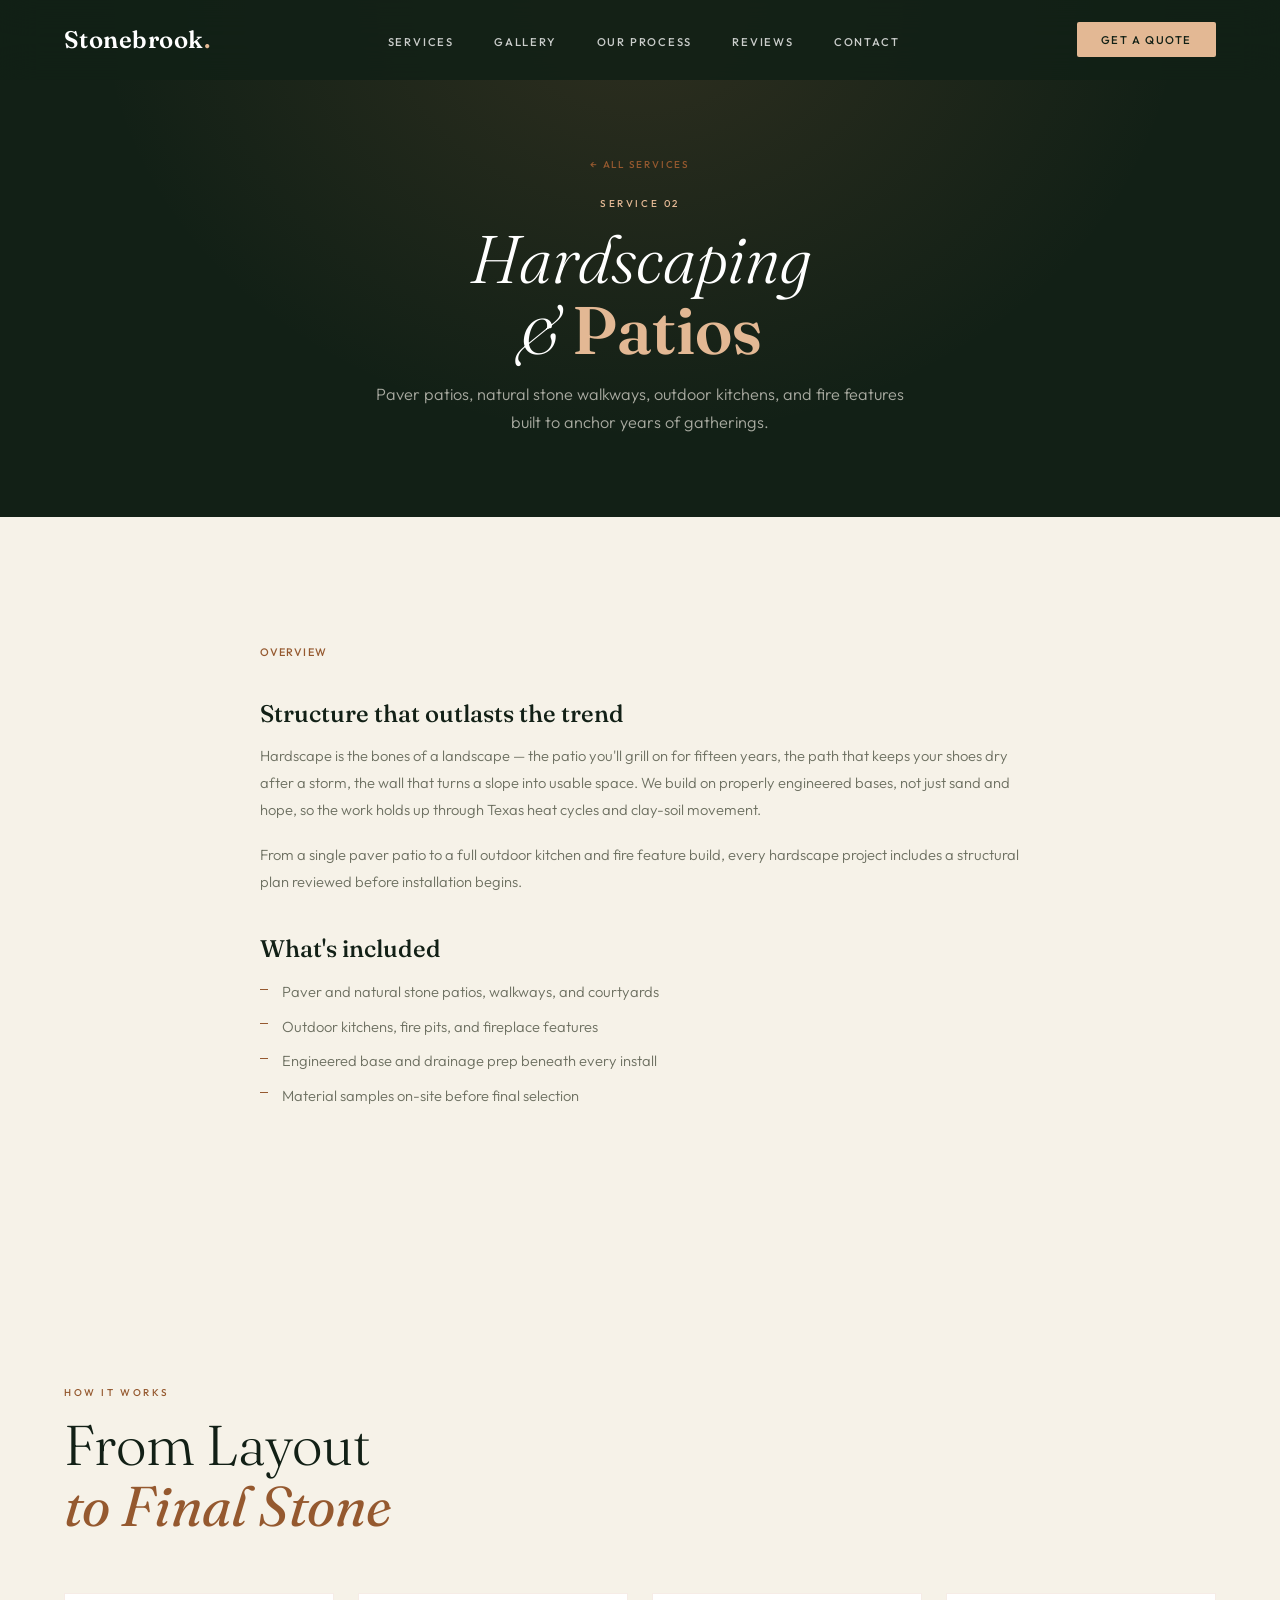
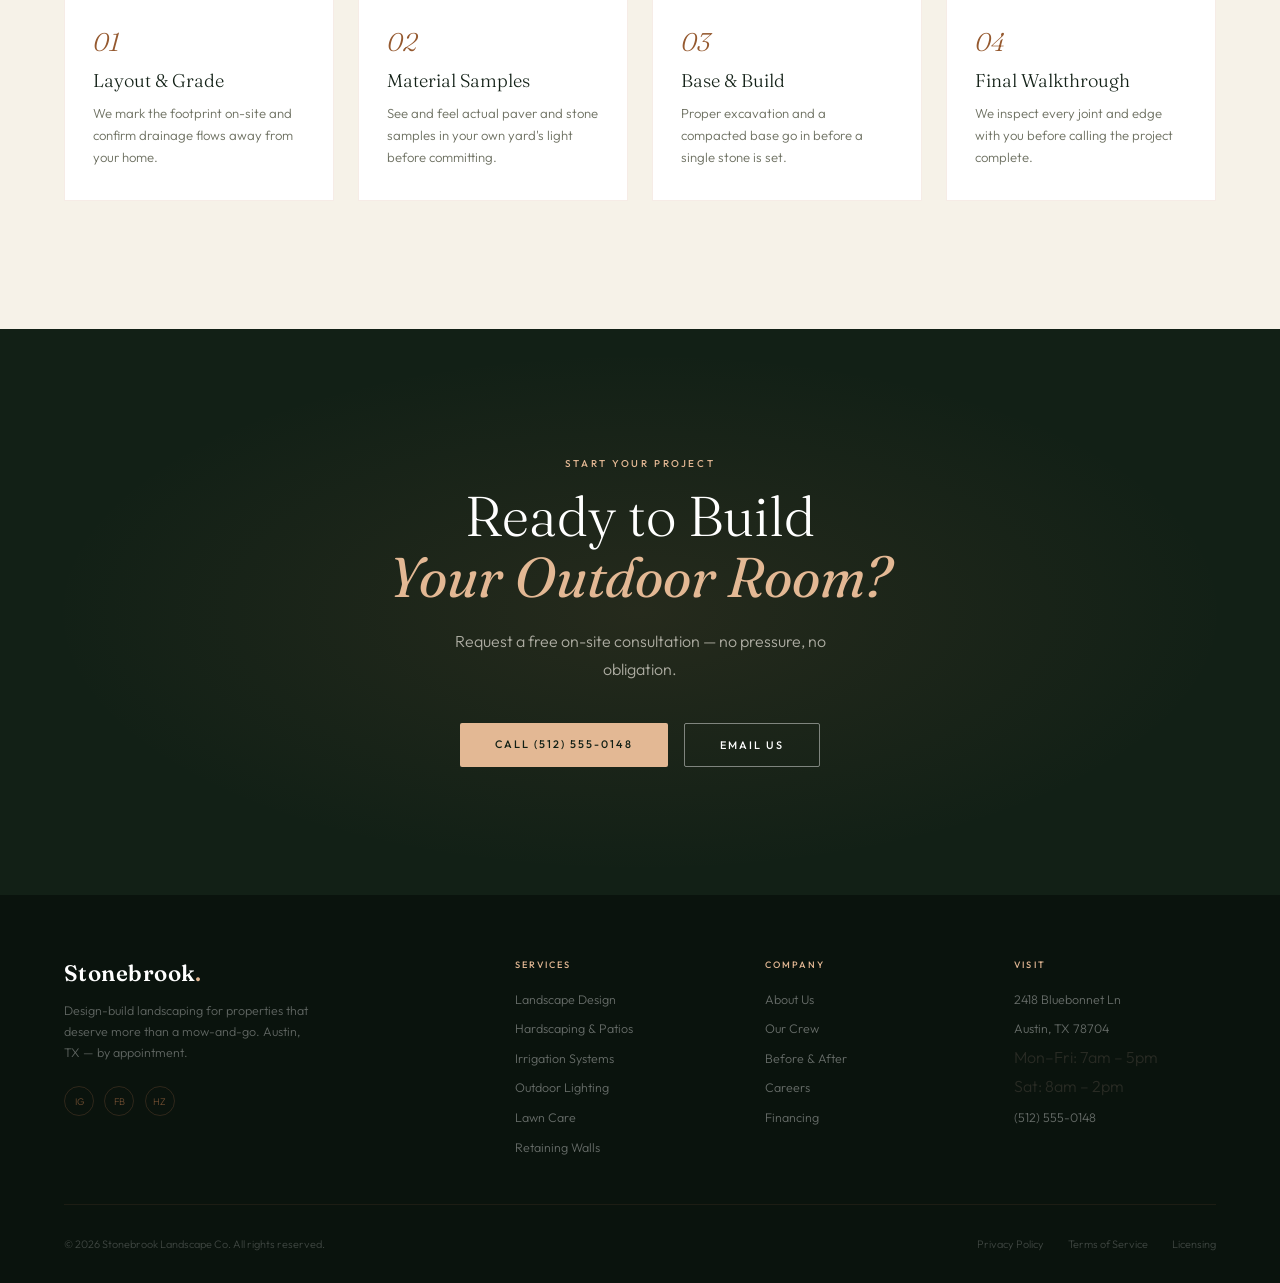
<file: hardscaping-patios.html>
<!DOCTYPE html>
<html lang="en">
<head>
  <meta charset="UTF-8">
  <meta name="viewport" content="width=device-width, initial-scale=1.0">
  <title>Hardscaping &amp; Patios — Stonebrook Landscape Co.</title>
  <link rel="preconnect" href="https://fonts.googleapis.com">
  <link rel="preconnect" href="https://fonts.gstatic.com" crossorigin>
  <link href="https://fonts.googleapis.com/css2?family=Fraunces:ital,opsz,wght@0,9..144,300;0,9..144,400;0,9..144,600;1,9..144,300;1,9..144,400&family=Outfit:wght@300;400;500;600;700&display=swap" rel="stylesheet">
  <link rel="stylesheet" href="assets/styles.css">
</head>
<body>

<!-- NAV -->
<nav class="nav solid" id="site-nav">
  <a href="index.html" class="nav-logo">Stonebrook<span>.</span></a>
  <ul class="nav-links">
    <li><a href="index.html#services">Services</a></li>
    <li><a href="index.html#gallery">Gallery</a></li>
    <li><a href="index.html#philosophy">Our Process</a></li>
    <li><a href="index.html#testimonials">Reviews</a></li>
    <li><a href="index.html#quote">Contact</a></li>
  </ul>
  <a href="index.html#quote" class="nav-cta">Get a Quote</a>
  <button class="nav-toggle" id="nav-toggle" aria-label="Toggle menu"><span></span><span></span><span></span></button>
</nav>
<div class="nav-mobile" id="nav-mobile">
  <a href="index.html#services">Services</a>
  <a href="index.html#gallery">Gallery</a>
  <a href="index.html#philosophy">Our Process</a>
  <a href="index.html#testimonials">Reviews</a>
  <a href="index.html#quote">Contact</a>
  <a href="index.html#quote" class="nav-cta">Get a Quote</a>
</div>

<!-- PAGE HERO -->
<section class="page-hero">
  <div class="page-hero-glow"></div>
  <div class="page-hero-inner">
    <a href="index.html#services" class="back-link">← All Services</a>
    <span class="kicker kicker--light">Service 02</span>
    <h1 class="page-title">Hardscaping<br>&amp; <em>Patios</em></h1>
    <p class="page-sub">Paver patios, natural stone walkways, outdoor kitchens, and fire features built to anchor years of gatherings.</p>
  </div>
</section>

<!-- INTRO -->
<section class="section prose">
  <div class="section-inner section-inner--narrow">
    <span class="prose-meta">Overview</span>
    <h2>Structure that outlasts the trend</h2>
    <p>Hardscape is the bones of a landscape — the patio you'll grill on for fifteen years, the path that keeps your shoes dry after a storm, the wall that turns a slope into usable space. We build on properly engineered bases, not just sand and hope, so the work holds up through Texas heat cycles and clay-soil movement.</p>
    <p>From a single paver patio to a full outdoor kitchen and fire feature build, every hardscape project includes a structural plan reviewed before installation begins.</p>
    <h2>What's included</h2>
    <ul>
      <li>Paver and natural stone patios, walkways, and courtyards</li>
      <li>Outdoor kitchens, fire pits, and fireplace features</li>
      <li>Engineered base and drainage prep beneath every install</li>
      <li>Material samples on-site before final selection</li>
    </ul>
  </div>
</section>

<!-- PROCESS -->
<section class="section services">
  <div class="section-inner">
    <div class="services-hd">
      <div>
        <span class="kicker reveal">How It Works</span>
        <h2 class="display reveal d1">From Layout<br><em>to Final Stone</em></h2>
      </div>
    </div>
    <div class="steps-grid">
      <div class="step-card reveal">
        <span class="step-num">01</span>
        <div class="step-title">Layout &amp; Grade</div>
        <p class="step-desc">We mark the footprint on-site and confirm drainage flows away from your home.</p>
      </div>
      <div class="step-card reveal d1">
        <span class="step-num">02</span>
        <div class="step-title">Material Samples</div>
        <p class="step-desc">See and feel actual paver and stone samples in your own yard's light before committing.</p>
      </div>
      <div class="step-card reveal d2">
        <span class="step-num">03</span>
        <div class="step-title">Base &amp; Build</div>
        <p class="step-desc">Proper excavation and a compacted base go in before a single stone is set.</p>
      </div>
      <div class="step-card reveal d3">
        <span class="step-num">04</span>
        <div class="step-title">Final Walkthrough</div>
        <p class="step-desc">We inspect every joint and edge with you before calling the project complete.</p>
      </div>
    </div>
  </div>
</section>

<!-- QUOTE / CTA -->
<section class="section booking">
  <div class="booking-glow"></div>
  <div class="section-inner booking-inner">
    <span class="kicker kicker--light reveal">Start Your Project</span>
    <h2 class="display display--light reveal d1">Ready to Build<br><em>Your Outdoor Room?</em></h2>
    <p class="booking-body reveal d2">Request a free on-site consultation — no pressure, no obligation.</p>
    <div class="booking-btns reveal d3">
      <a href="tel:+15125550148" class="btn btn--clay">Call (512) 555-0148</a>
      <a href="mailto:hello@stonebrooklandscape.com" class="btn btn--ghost">Email Us</a>
    </div>
  </div>
</section>

<!-- FOOTER -->
<footer class="footer">
  <div class="footer-inner">
    <div class="footer-top">
      <div>
        <div class="footer-logo">Stonebrook<span>.</span></div>
        <p class="footer-tag">Design-build landscaping for properties that deserve more than a mow-and-go. Austin, TX — by appointment.</p>
        <div class="footer-social">
          <a href="#" title="Instagram">IG</a>
          <a href="#" title="Facebook">FB</a>
          <a href="#" title="Houzz">HZ</a>
        </div>
      </div>
      <div class="fcol">
        <div class="fcol-title">Services</div>
        <ul>
          <li><a href="landscape-design.html">Landscape Design</a></li>
          <li><a href="hardscaping-patios.html">Hardscaping &amp; Patios</a></li>
          <li><a href="irrigation-systems.html">Irrigation Systems</a></li>
          <li><a href="outdoor-lighting.html">Outdoor Lighting</a></li>
          <li><a href="lawn-care.html">Lawn Care</a></li>
          <li><a href="retaining-walls.html">Retaining Walls</a></li>
        </ul>
      </div>
      <div class="fcol">
        <div class="fcol-title">Company</div>
        <ul>
          <li><a href="about.html">About Us</a></li>
          <li><a href="about.html#crew">Our Crew</a></li>
          <li><a href="gallery.html">Before &amp; After</a></li>
          <li><a href="careers.html">Careers</a></li>
          <li><a href="financing.html">Financing</a></li>
        </ul>
      </div>
      <div class="fcol">
        <div class="fcol-title">Visit</div>
        <ul>
          <li><a href="https://www.google.com/maps/search/?api=1&query=2418+Bluebonnet+Ln+Austin+TX+78704" target="_blank" rel="noopener">2418 Bluebonnet Ln</a></li>
          <li><a href="https://www.google.com/maps/search/?api=1&query=2418+Bluebonnet+Ln+Austin+TX+78704" target="_blank" rel="noopener">Austin, TX 78704</a></li>
          <li>Mon–Fri: 7am – 5pm</li>
          <li>Sat: 8am – 2pm</li>
          <li><a href="tel:+15125550148">(512) 555-0148</a></li>
        </ul>
      </div>
    </div>
    <div class="footer-bottom">
      <p class="footer-copy">© 2026 Stonebrook Landscape Co. All rights reserved.</p>
      <nav class="footer-legal">
        <a href="privacy.html">Privacy Policy</a>
        <a href="terms.html">Terms of Service</a>
        <a href="licensing.html">Licensing</a>
      </nav>
    </div>
  </div>
</footer>

<script src="assets/main.js"></script>
</body>
</html>
</file>
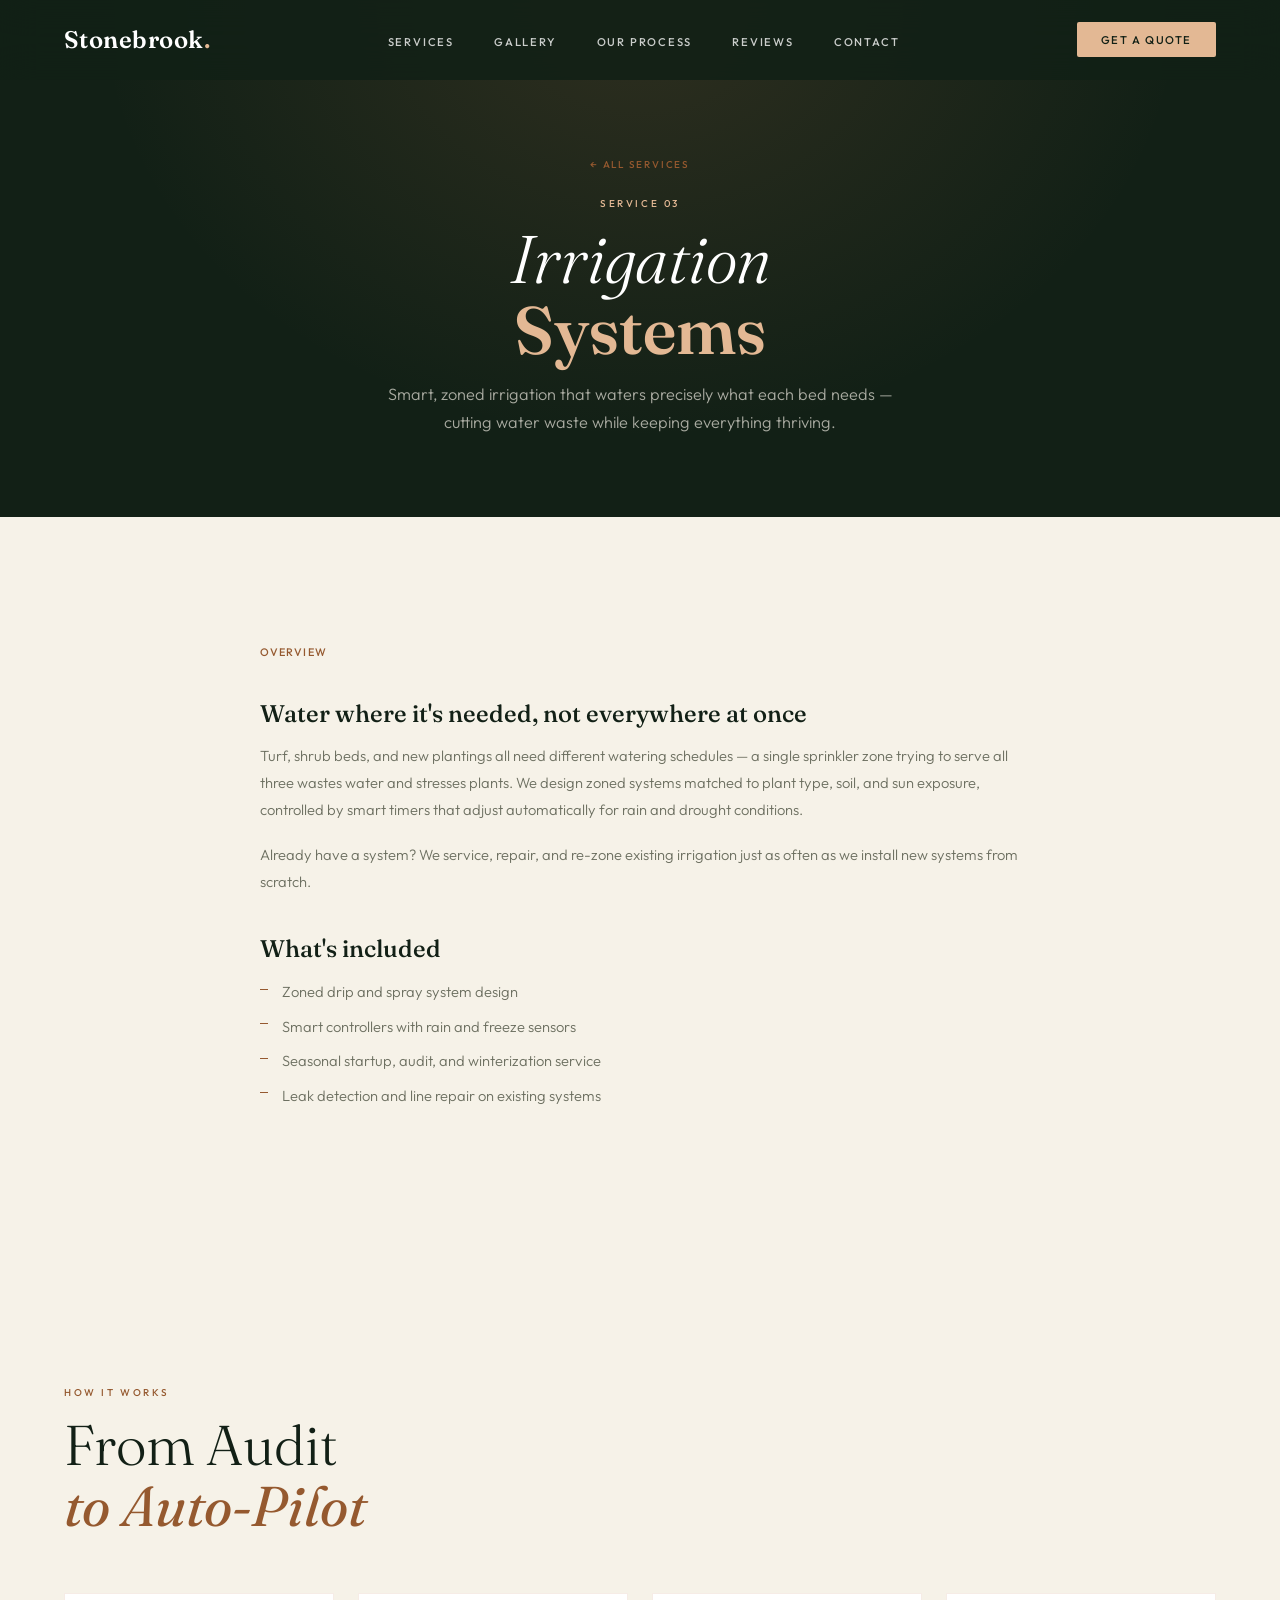
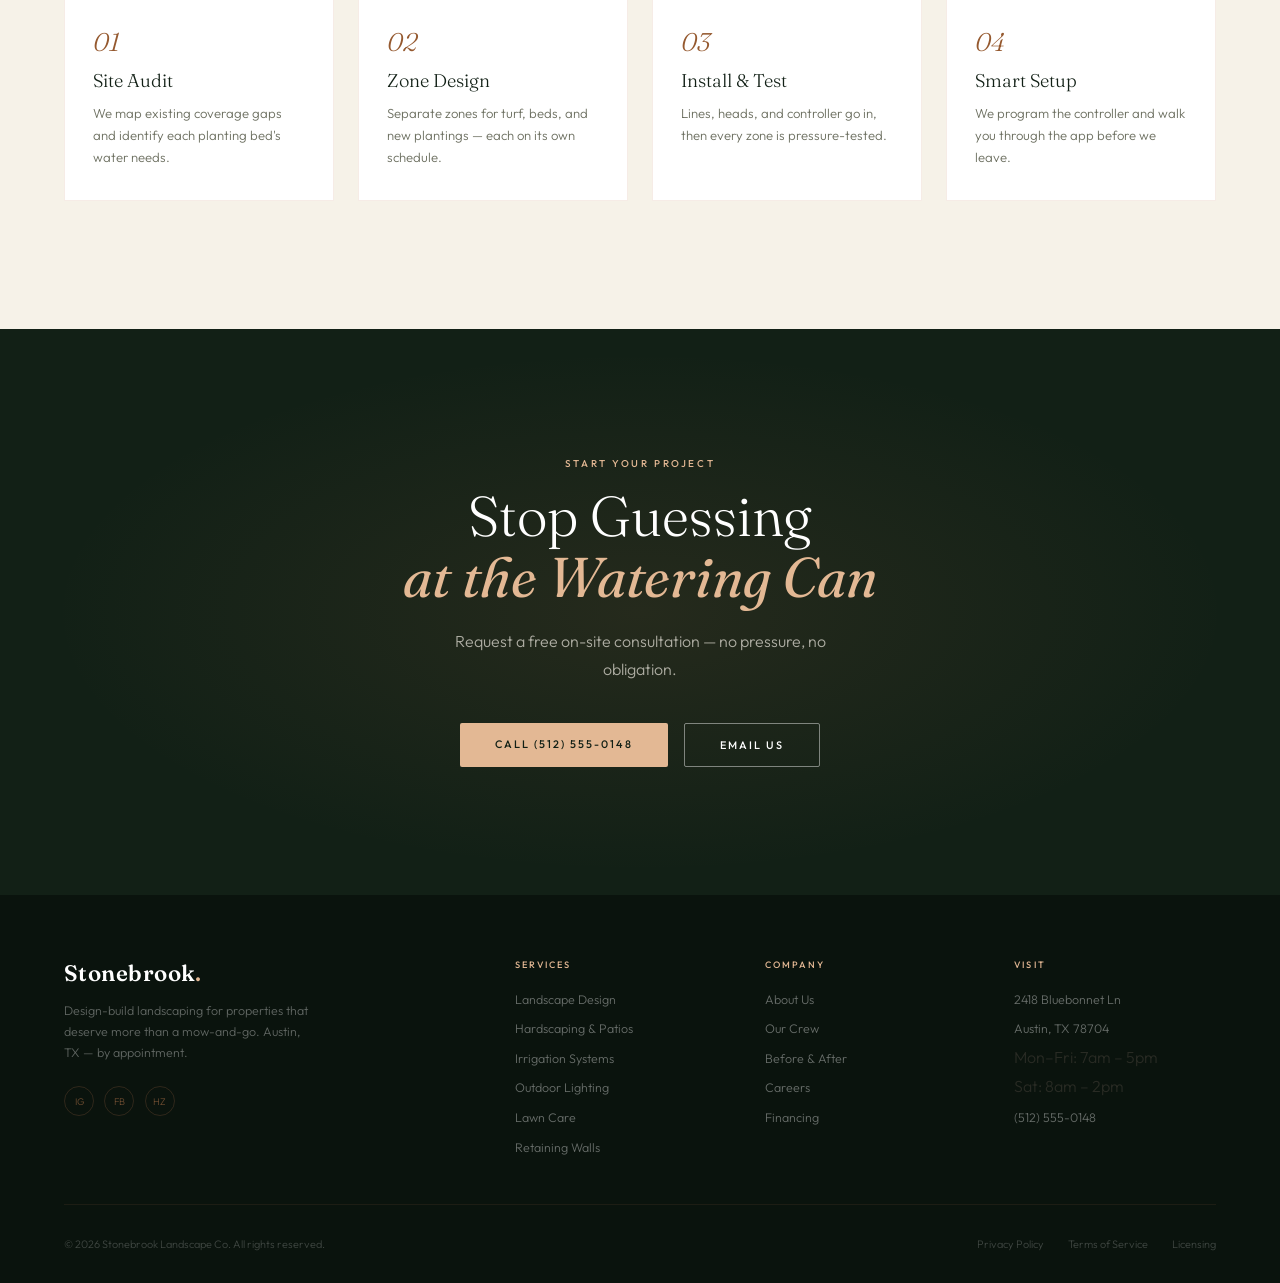
<file: irrigation-systems.html>
<!DOCTYPE html>
<html lang="en">
<head>
  <meta charset="UTF-8">
  <meta name="viewport" content="width=device-width, initial-scale=1.0">
  <title>Irrigation Systems — Stonebrook Landscape Co.</title>
  <link rel="preconnect" href="https://fonts.googleapis.com">
  <link rel="preconnect" href="https://fonts.gstatic.com" crossorigin>
  <link href="https://fonts.googleapis.com/css2?family=Fraunces:ital,opsz,wght@0,9..144,300;0,9..144,400;0,9..144,600;1,9..144,300;1,9..144,400&family=Outfit:wght@300;400;500;600;700&display=swap" rel="stylesheet">
  <link rel="stylesheet" href="assets/styles.css">
</head>
<body>

<!-- NAV -->
<nav class="nav solid" id="site-nav">
  <a href="index.html" class="nav-logo">Stonebrook<span>.</span></a>
  <ul class="nav-links">
    <li><a href="index.html#services">Services</a></li>
    <li><a href="index.html#gallery">Gallery</a></li>
    <li><a href="index.html#philosophy">Our Process</a></li>
    <li><a href="index.html#testimonials">Reviews</a></li>
    <li><a href="index.html#quote">Contact</a></li>
  </ul>
  <a href="index.html#quote" class="nav-cta">Get a Quote</a>
  <button class="nav-toggle" id="nav-toggle" aria-label="Toggle menu"><span></span><span></span><span></span></button>
</nav>
<div class="nav-mobile" id="nav-mobile">
  <a href="index.html#services">Services</a>
  <a href="index.html#gallery">Gallery</a>
  <a href="index.html#philosophy">Our Process</a>
  <a href="index.html#testimonials">Reviews</a>
  <a href="index.html#quote">Contact</a>
  <a href="index.html#quote" class="nav-cta">Get a Quote</a>
</div>

<!-- PAGE HERO -->
<section class="page-hero">
  <div class="page-hero-glow"></div>
  <div class="page-hero-inner">
    <a href="index.html#services" class="back-link">← All Services</a>
    <span class="kicker kicker--light">Service 03</span>
    <h1 class="page-title">Irrigation<br><em>Systems</em></h1>
    <p class="page-sub">Smart, zoned irrigation that waters precisely what each bed needs — cutting water waste while keeping everything thriving.</p>
  </div>
</section>

<!-- INTRO -->
<section class="section prose">
  <div class="section-inner section-inner--narrow">
    <span class="prose-meta">Overview</span>
    <h2>Water where it's needed, not everywhere at once</h2>
    <p>Turf, shrub beds, and new plantings all need different watering schedules — a single sprinkler zone trying to serve all three wastes water and stresses plants. We design zoned systems matched to plant type, soil, and sun exposure, controlled by smart timers that adjust automatically for rain and drought conditions.</p>
    <p>Already have a system? We service, repair, and re-zone existing irrigation just as often as we install new systems from scratch.</p>
    <h2>What's included</h2>
    <ul>
      <li>Zoned drip and spray system design</li>
      <li>Smart controllers with rain and freeze sensors</li>
      <li>Seasonal startup, audit, and winterization service</li>
      <li>Leak detection and line repair on existing systems</li>
    </ul>
  </div>
</section>

<!-- PROCESS -->
<section class="section services">
  <div class="section-inner">
    <div class="services-hd">
      <div>
        <span class="kicker reveal">How It Works</span>
        <h2 class="display reveal d1">From Audit<br><em>to Auto-Pilot</em></h2>
      </div>
    </div>
    <div class="steps-grid">
      <div class="step-card reveal">
        <span class="step-num">01</span>
        <div class="step-title">Site Audit</div>
        <p class="step-desc">We map existing coverage gaps and identify each planting bed's water needs.</p>
      </div>
      <div class="step-card reveal d1">
        <span class="step-num">02</span>
        <div class="step-title">Zone Design</div>
        <p class="step-desc">Separate zones for turf, beds, and new plantings — each on its own schedule.</p>
      </div>
      <div class="step-card reveal d2">
        <span class="step-num">03</span>
        <div class="step-title">Install &amp; Test</div>
        <p class="step-desc">Lines, heads, and controller go in, then every zone is pressure-tested.</p>
      </div>
      <div class="step-card reveal d3">
        <span class="step-num">04</span>
        <div class="step-title">Smart Setup</div>
        <p class="step-desc">We program the controller and walk you through the app before we leave.</p>
      </div>
    </div>
  </div>
</section>

<!-- QUOTE / CTA -->
<section class="section booking">
  <div class="booking-glow"></div>
  <div class="section-inner booking-inner">
    <span class="kicker kicker--light reveal">Start Your Project</span>
    <h2 class="display display--light reveal d1">Stop Guessing<br><em>at the Watering Can</em></h2>
    <p class="booking-body reveal d2">Request a free on-site consultation — no pressure, no obligation.</p>
    <div class="booking-btns reveal d3">
      <a href="tel:+15125550148" class="btn btn--clay">Call (512) 555-0148</a>
      <a href="mailto:hello@stonebrooklandscape.com" class="btn btn--ghost">Email Us</a>
    </div>
  </div>
</section>

<!-- FOOTER -->
<footer class="footer">
  <div class="footer-inner">
    <div class="footer-top">
      <div>
        <div class="footer-logo">Stonebrook<span>.</span></div>
        <p class="footer-tag">Design-build landscaping for properties that deserve more than a mow-and-go. Austin, TX — by appointment.</p>
        <div class="footer-social">
          <a href="#" title="Instagram">IG</a>
          <a href="#" title="Facebook">FB</a>
          <a href="#" title="Houzz">HZ</a>
        </div>
      </div>
      <div class="fcol">
        <div class="fcol-title">Services</div>
        <ul>
          <li><a href="landscape-design.html">Landscape Design</a></li>
          <li><a href="hardscaping-patios.html">Hardscaping &amp; Patios</a></li>
          <li><a href="irrigation-systems.html">Irrigation Systems</a></li>
          <li><a href="outdoor-lighting.html">Outdoor Lighting</a></li>
          <li><a href="lawn-care.html">Lawn Care</a></li>
          <li><a href="retaining-walls.html">Retaining Walls</a></li>
        </ul>
      </div>
      <div class="fcol">
        <div class="fcol-title">Company</div>
        <ul>
          <li><a href="about.html">About Us</a></li>
          <li><a href="about.html#crew">Our Crew</a></li>
          <li><a href="gallery.html">Before &amp; After</a></li>
          <li><a href="careers.html">Careers</a></li>
          <li><a href="financing.html">Financing</a></li>
        </ul>
      </div>
      <div class="fcol">
        <div class="fcol-title">Visit</div>
        <ul>
          <li><a href="https://www.google.com/maps/search/?api=1&query=2418+Bluebonnet+Ln+Austin+TX+78704" target="_blank" rel="noopener">2418 Bluebonnet Ln</a></li>
          <li><a href="https://www.google.com/maps/search/?api=1&query=2418+Bluebonnet+Ln+Austin+TX+78704" target="_blank" rel="noopener">Austin, TX 78704</a></li>
          <li>Mon–Fri: 7am – 5pm</li>
          <li>Sat: 8am – 2pm</li>
          <li><a href="tel:+15125550148">(512) 555-0148</a></li>
        </ul>
      </div>
    </div>
    <div class="footer-bottom">
      <p class="footer-copy">© 2026 Stonebrook Landscape Co. All rights reserved.</p>
      <nav class="footer-legal">
        <a href="privacy.html">Privacy Policy</a>
        <a href="terms.html">Terms of Service</a>
        <a href="licensing.html">Licensing</a>
      </nav>
    </div>
  </div>
</footer>

<script src="assets/main.js"></script>
</body>
</html>
</file>
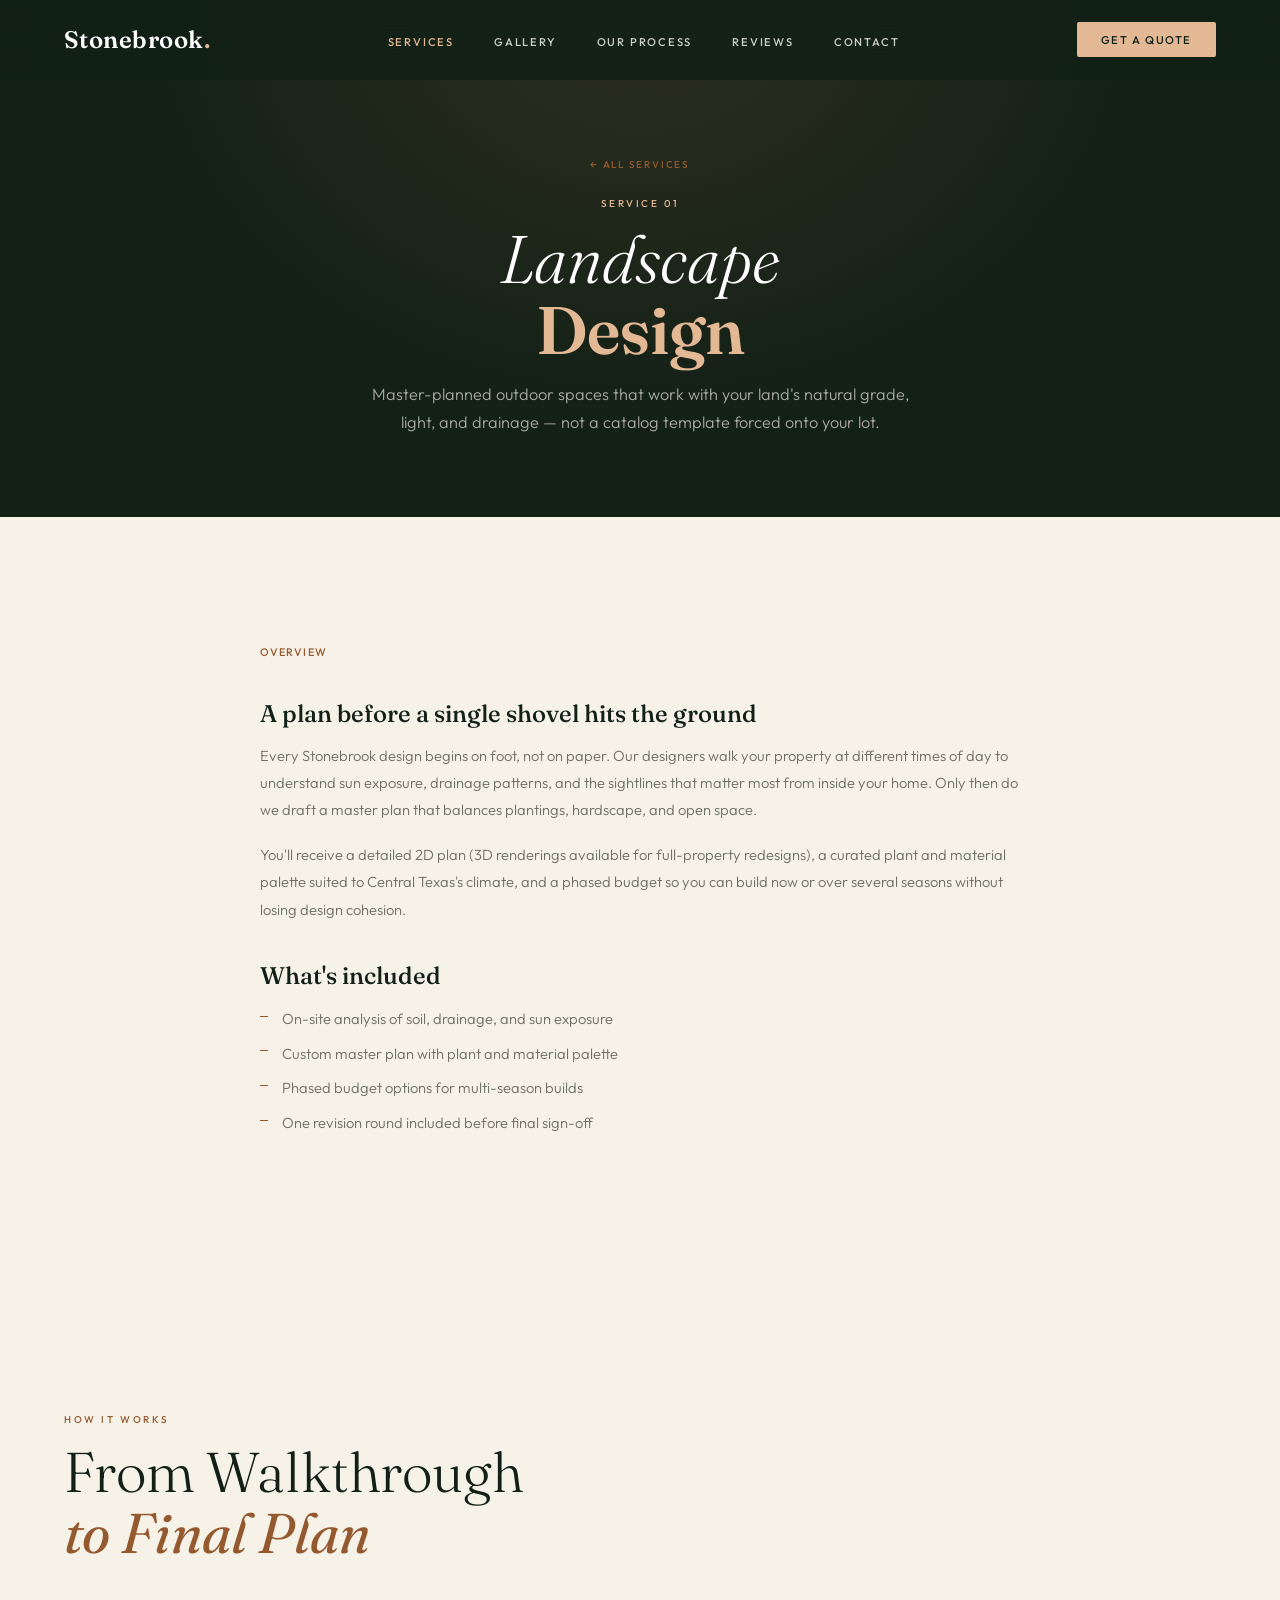
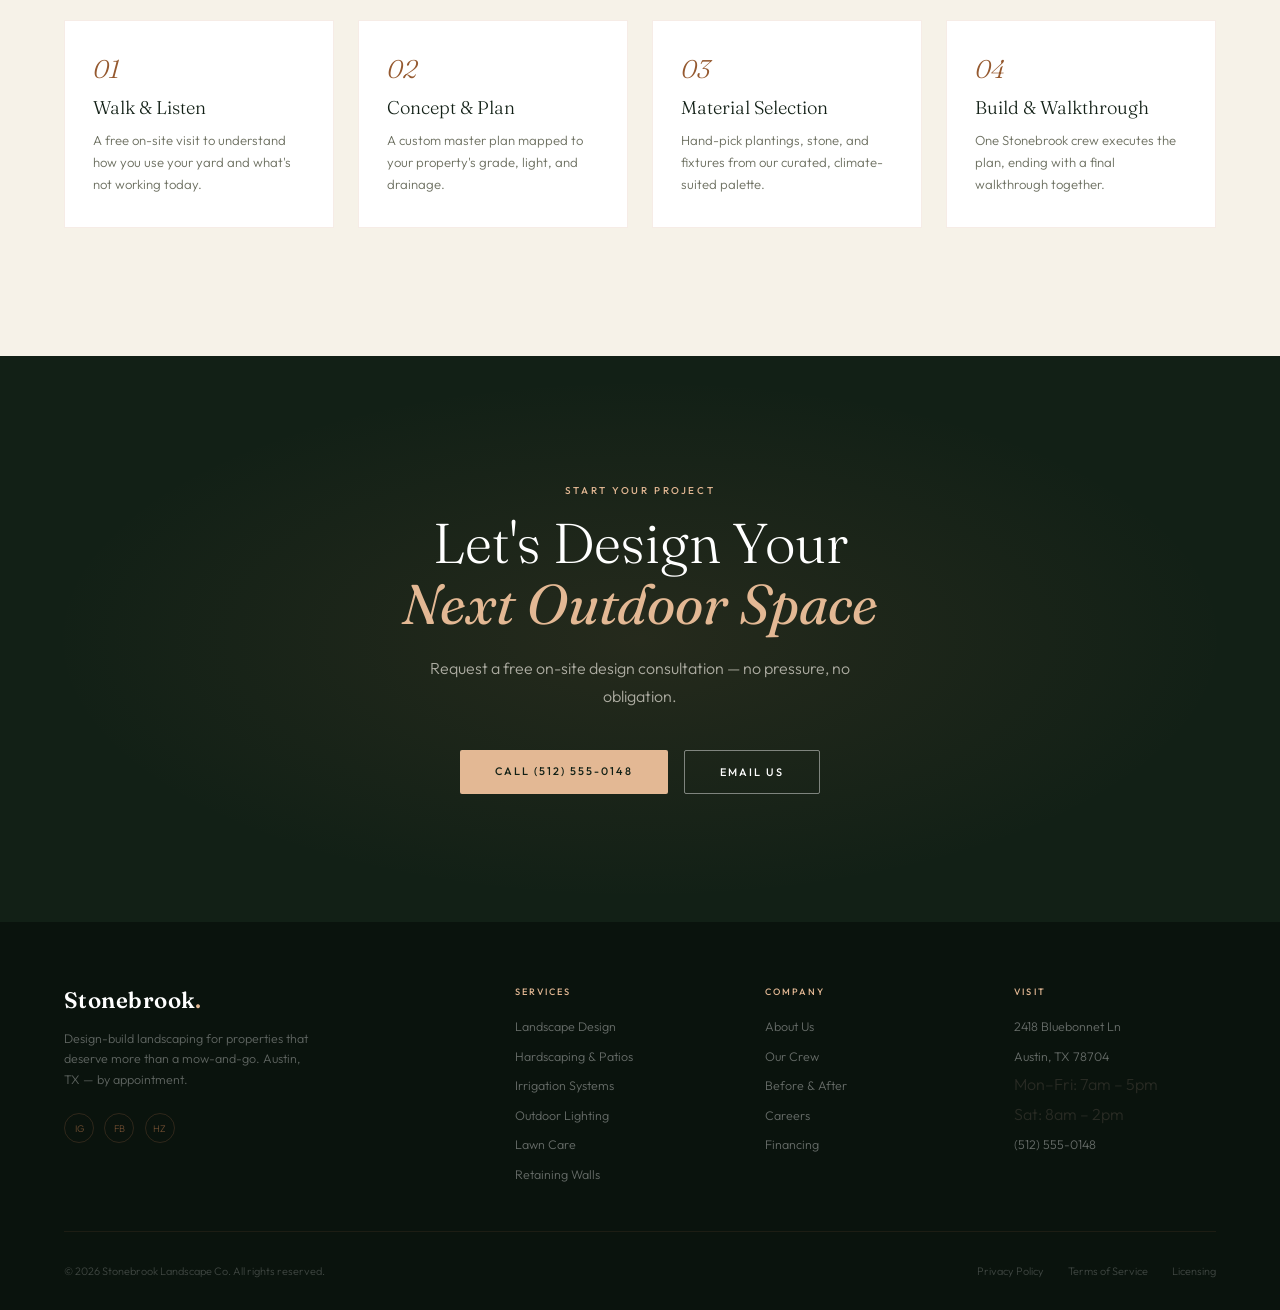
<file: landscape-design.html>
<!DOCTYPE html>
<html lang="en">
<head>
  <meta charset="UTF-8">
  <meta name="viewport" content="width=device-width, initial-scale=1.0">
  <title>Landscape Design — Stonebrook Landscape Co.</title>
  <link rel="preconnect" href="https://fonts.googleapis.com">
  <link rel="preconnect" href="https://fonts.gstatic.com" crossorigin>
  <link href="https://fonts.googleapis.com/css2?family=Fraunces:ital,opsz,wght@0,9..144,300;0,9..144,400;0,9..144,600;1,9..144,300;1,9..144,400&family=Outfit:wght@300;400;500;600;700&display=swap" rel="stylesheet">
  <link rel="stylesheet" href="assets/styles.css">
</head>
<body>

<!-- NAV -->
<nav class="nav solid" id="site-nav">
  <a href="index.html" class="nav-logo">Stonebrook<span>.</span></a>
  <ul class="nav-links">
    <li><a href="index.html#services" class="is-active">Services</a></li>
    <li><a href="index.html#gallery">Gallery</a></li>
    <li><a href="index.html#philosophy">Our Process</a></li>
    <li><a href="index.html#testimonials">Reviews</a></li>
    <li><a href="index.html#quote">Contact</a></li>
  </ul>
  <a href="index.html#quote" class="nav-cta">Get a Quote</a>
  <button class="nav-toggle" id="nav-toggle" aria-label="Toggle menu"><span></span><span></span><span></span></button>
</nav>
<div class="nav-mobile" id="nav-mobile">
  <a href="index.html#services">Services</a>
  <a href="index.html#gallery">Gallery</a>
  <a href="index.html#philosophy">Our Process</a>
  <a href="index.html#testimonials">Reviews</a>
  <a href="index.html#quote">Contact</a>
  <a href="index.html#quote" class="nav-cta">Get a Quote</a>
</div>

<!-- PAGE HERO -->
<section class="page-hero">
  <div class="page-hero-glow"></div>
  <div class="page-hero-inner">
    <a href="index.html#services" class="back-link">← All Services</a>
    <span class="kicker kicker--light">Service 01</span>
    <h1 class="page-title">Landscape<br><em>Design</em></h1>
    <p class="page-sub">Master-planned outdoor spaces that work with your land's natural grade, light, and drainage — not a catalog template forced onto your lot.</p>
  </div>
</section>

<!-- INTRO -->
<section class="section prose">
  <div class="section-inner section-inner--narrow">
    <span class="prose-meta">Overview</span>
    <h2>A plan before a single shovel hits the ground</h2>
    <p>Every Stonebrook design begins on foot, not on paper. Our designers walk your property at different times of day to understand sun exposure, drainage patterns, and the sightlines that matter most from inside your home. Only then do we draft a master plan that balances plantings, hardscape, and open space.</p>
    <p>You'll receive a detailed 2D plan (3D renderings available for full-property redesigns), a curated plant and material palette suited to Central Texas's climate, and a phased budget so you can build now or over several seasons without losing design cohesion.</p>
    <h2>What's included</h2>
    <ul>
      <li>On-site analysis of soil, drainage, and sun exposure</li>
      <li>Custom master plan with plant and material palette</li>
      <li>Phased budget options for multi-season builds</li>
      <li>One revision round included before final sign-off</li>
    </ul>
  </div>
</section>

<!-- PROCESS -->
<section class="section services">
  <div class="section-inner">
    <div class="services-hd">
      <div>
        <span class="kicker reveal">How It Works</span>
        <h2 class="display reveal d1">From Walkthrough<br><em>to Final Plan</em></h2>
      </div>
    </div>
    <div class="steps-grid">
      <div class="step-card reveal">
        <span class="step-num">01</span>
        <div class="step-title">Walk &amp; Listen</div>
        <p class="step-desc">A free on-site visit to understand how you use your yard and what's not working today.</p>
      </div>
      <div class="step-card reveal d1">
        <span class="step-num">02</span>
        <div class="step-title">Concept &amp; Plan</div>
        <p class="step-desc">A custom master plan mapped to your property's grade, light, and drainage.</p>
      </div>
      <div class="step-card reveal d2">
        <span class="step-num">03</span>
        <div class="step-title">Material Selection</div>
        <p class="step-desc">Hand-pick plantings, stone, and fixtures from our curated, climate-suited palette.</p>
      </div>
      <div class="step-card reveal d3">
        <span class="step-num">04</span>
        <div class="step-title">Build &amp; Walkthrough</div>
        <p class="step-desc">One Stonebrook crew executes the plan, ending with a final walkthrough together.</p>
      </div>
    </div>
  </div>
</section>

<!-- QUOTE / CTA -->
<section class="section booking">
  <div class="booking-glow"></div>
  <div class="section-inner booking-inner">
    <span class="kicker kicker--light reveal">Start Your Project</span>
    <h2 class="display display--light reveal d1">Let's Design Your<br><em>Next Outdoor Space</em></h2>
    <p class="booking-body reveal d2">Request a free on-site design consultation — no pressure, no obligation.</p>
    <div class="booking-btns reveal d3">
      <a href="tel:+15125550148" class="btn btn--clay">Call (512) 555-0148</a>
      <a href="mailto:hello@stonebrooklandscape.com" class="btn btn--ghost">Email Us</a>
    </div>
  </div>
</section>

<!-- FOOTER -->
<footer class="footer">
  <div class="footer-inner">
    <div class="footer-top">
      <div>
        <div class="footer-logo">Stonebrook<span>.</span></div>
        <p class="footer-tag">Design-build landscaping for properties that deserve more than a mow-and-go. Austin, TX — by appointment.</p>
        <div class="footer-social">
          <a href="#" title="Instagram">IG</a>
          <a href="#" title="Facebook">FB</a>
          <a href="#" title="Houzz">HZ</a>
        </div>
      </div>
      <div class="fcol">
        <div class="fcol-title">Services</div>
        <ul>
          <li><a href="landscape-design.html">Landscape Design</a></li>
          <li><a href="hardscaping-patios.html">Hardscaping &amp; Patios</a></li>
          <li><a href="irrigation-systems.html">Irrigation Systems</a></li>
          <li><a href="outdoor-lighting.html">Outdoor Lighting</a></li>
          <li><a href="lawn-care.html">Lawn Care</a></li>
          <li><a href="retaining-walls.html">Retaining Walls</a></li>
        </ul>
      </div>
      <div class="fcol">
        <div class="fcol-title">Company</div>
        <ul>
          <li><a href="about.html">About Us</a></li>
          <li><a href="about.html#crew">Our Crew</a></li>
          <li><a href="gallery.html">Before &amp; After</a></li>
          <li><a href="careers.html">Careers</a></li>
          <li><a href="financing.html">Financing</a></li>
        </ul>
      </div>
      <div class="fcol">
        <div class="fcol-title">Visit</div>
        <ul>
          <li><a href="https://www.google.com/maps/search/?api=1&query=2418+Bluebonnet+Ln+Austin+TX+78704" target="_blank" rel="noopener">2418 Bluebonnet Ln</a></li>
          <li><a href="https://www.google.com/maps/search/?api=1&query=2418+Bluebonnet+Ln+Austin+TX+78704" target="_blank" rel="noopener">Austin, TX 78704</a></li>
          <li>Mon–Fri: 7am – 5pm</li>
          <li>Sat: 8am – 2pm</li>
          <li><a href="tel:+15125550148">(512) 555-0148</a></li>
        </ul>
      </div>
    </div>
    <div class="footer-bottom">
      <p class="footer-copy">© 2026 Stonebrook Landscape Co. All rights reserved.</p>
      <nav class="footer-legal">
        <a href="privacy.html">Privacy Policy</a>
        <a href="terms.html">Terms of Service</a>
        <a href="licensing.html">Licensing</a>
      </nav>
    </div>
  </div>
</footer>

<script src="assets/main.js"></script>
</body>
</html>
</file>
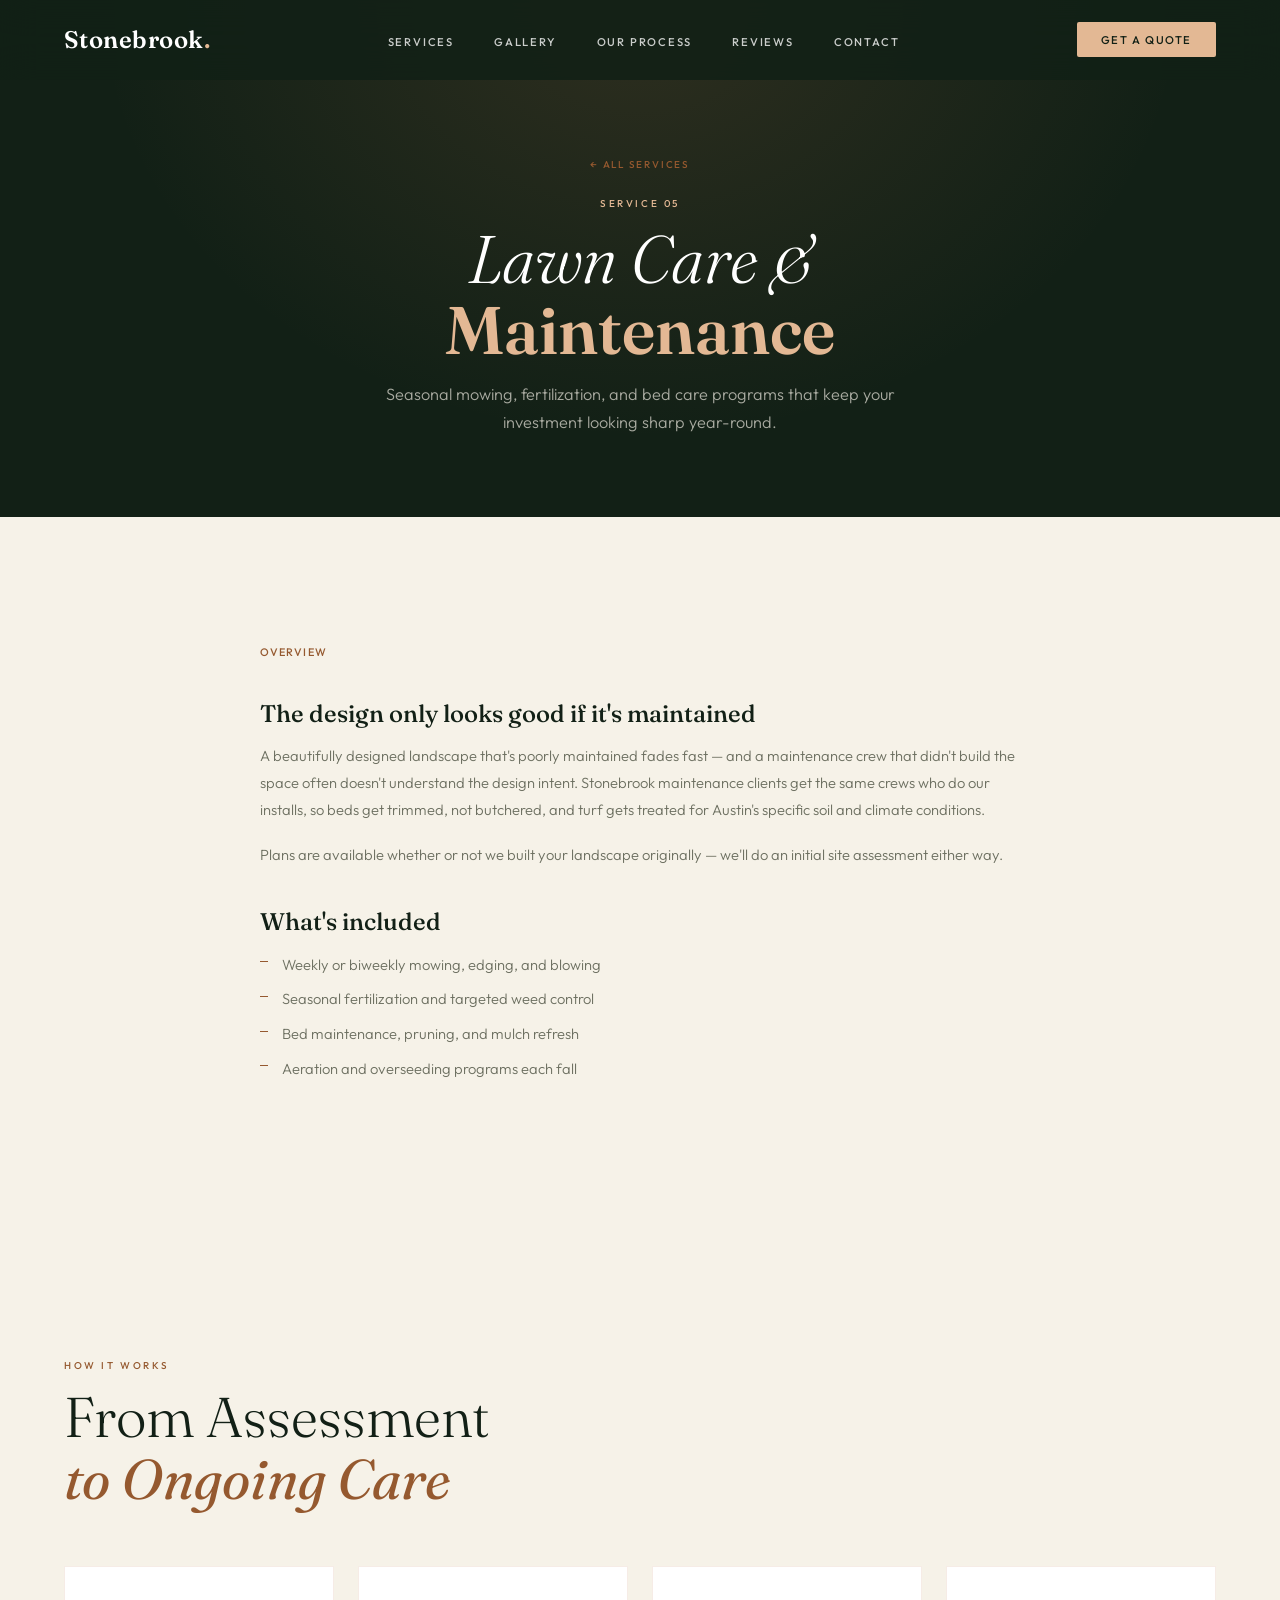
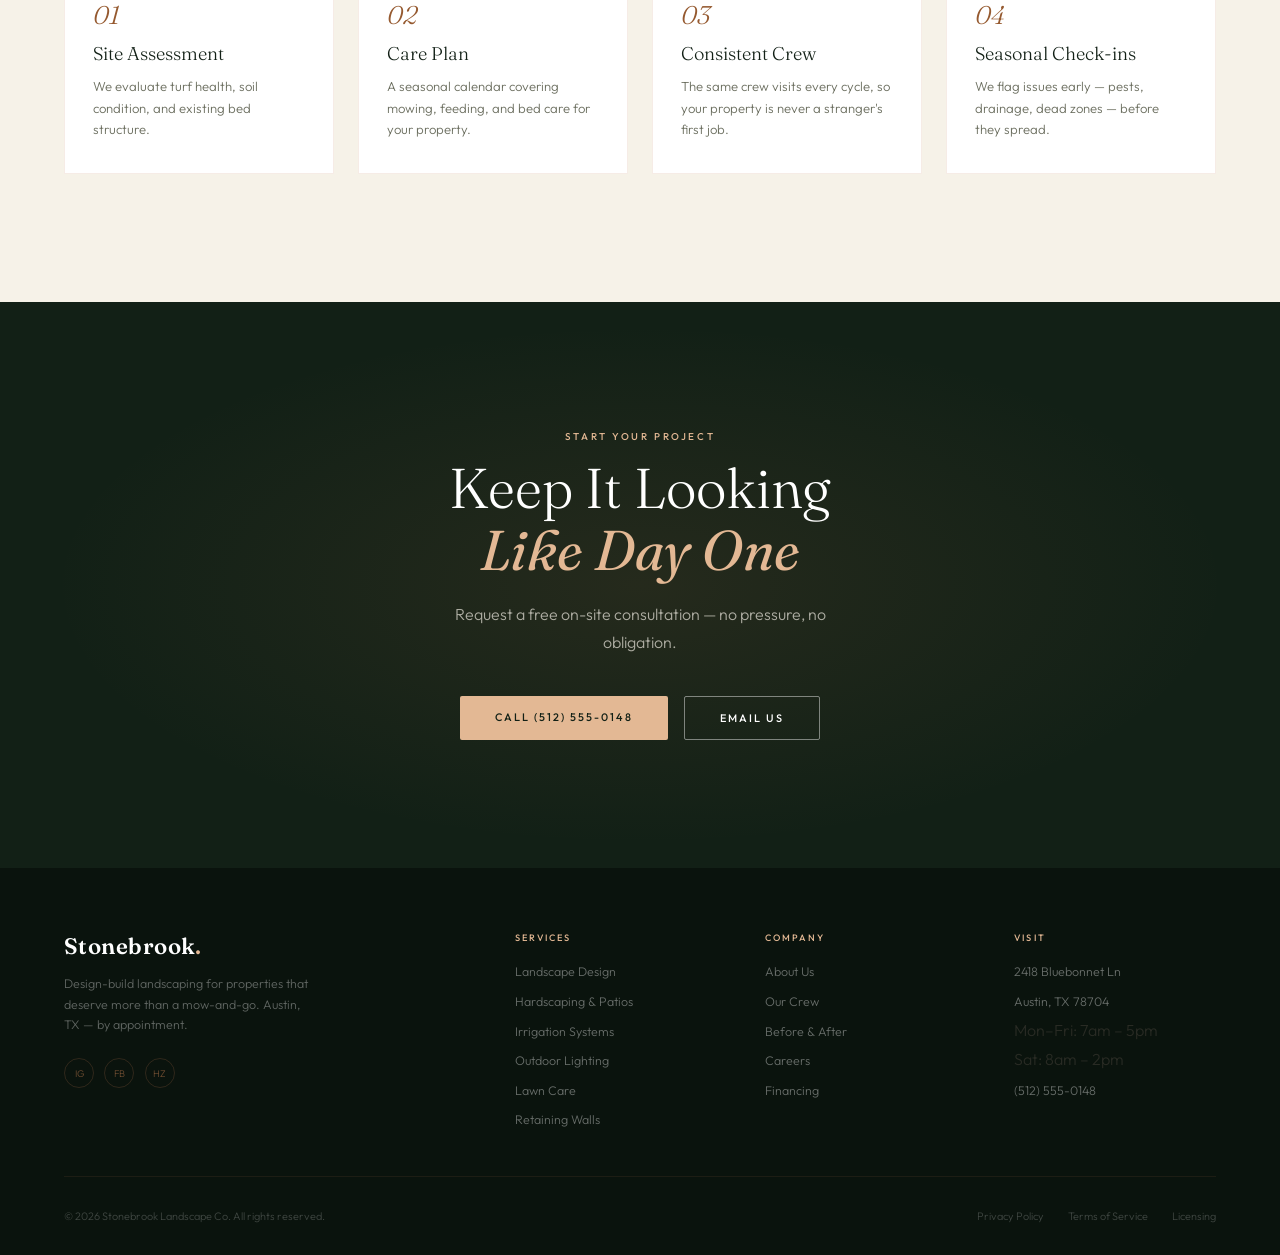
<file: lawn-care.html>
<!DOCTYPE html>
<html lang="en">
<head>
  <meta charset="UTF-8">
  <meta name="viewport" content="width=device-width, initial-scale=1.0">
  <title>Lawn Care &amp; Maintenance — Stonebrook Landscape Co.</title>
  <link rel="preconnect" href="https://fonts.googleapis.com">
  <link rel="preconnect" href="https://fonts.gstatic.com" crossorigin>
  <link href="https://fonts.googleapis.com/css2?family=Fraunces:ital,opsz,wght@0,9..144,300;0,9..144,400;0,9..144,600;1,9..144,300;1,9..144,400&family=Outfit:wght@300;400;500;600;700&display=swap" rel="stylesheet">
  <link rel="stylesheet" href="assets/styles.css">
</head>
<body>

<!-- NAV -->
<nav class="nav solid" id="site-nav">
  <a href="index.html" class="nav-logo">Stonebrook<span>.</span></a>
  <ul class="nav-links">
    <li><a href="index.html#services">Services</a></li>
    <li><a href="index.html#gallery">Gallery</a></li>
    <li><a href="index.html#philosophy">Our Process</a></li>
    <li><a href="index.html#testimonials">Reviews</a></li>
    <li><a href="index.html#quote">Contact</a></li>
  </ul>
  <a href="index.html#quote" class="nav-cta">Get a Quote</a>
  <button class="nav-toggle" id="nav-toggle" aria-label="Toggle menu"><span></span><span></span><span></span></button>
</nav>
<div class="nav-mobile" id="nav-mobile">
  <a href="index.html#services">Services</a>
  <a href="index.html#gallery">Gallery</a>
  <a href="index.html#philosophy">Our Process</a>
  <a href="index.html#testimonials">Reviews</a>
  <a href="index.html#quote">Contact</a>
  <a href="index.html#quote" class="nav-cta">Get a Quote</a>
</div>

<!-- PAGE HERO -->
<section class="page-hero">
  <div class="page-hero-glow"></div>
  <div class="page-hero-inner">
    <a href="index.html#services" class="back-link">← All Services</a>
    <span class="kicker kicker--light">Service 05</span>
    <h1 class="page-title">Lawn Care &amp;<br><em>Maintenance</em></h1>
    <p class="page-sub">Seasonal mowing, fertilization, and bed care programs that keep your investment looking sharp year-round.</p>
  </div>
</section>

<!-- INTRO -->
<section class="section prose">
  <div class="section-inner section-inner--narrow">
    <span class="prose-meta">Overview</span>
    <h2>The design only looks good if it's maintained</h2>
    <p>A beautifully designed landscape that's poorly maintained fades fast — and a maintenance crew that didn't build the space often doesn't understand the design intent. Stonebrook maintenance clients get the same crews who do our installs, so beds get trimmed, not butchered, and turf gets treated for Austin's specific soil and climate conditions.</p>
    <p>Plans are available whether or not we built your landscape originally — we'll do an initial site assessment either way.</p>
    <h2>What's included</h2>
    <ul>
      <li>Weekly or biweekly mowing, edging, and blowing</li>
      <li>Seasonal fertilization and targeted weed control</li>
      <li>Bed maintenance, pruning, and mulch refresh</li>
      <li>Aeration and overseeding programs each fall</li>
    </ul>
  </div>
</section>

<!-- PROCESS -->
<section class="section services">
  <div class="section-inner">
    <div class="services-hd">
      <div>
        <span class="kicker reveal">How It Works</span>
        <h2 class="display reveal d1">From Assessment<br><em>to Ongoing Care</em></h2>
      </div>
    </div>
    <div class="steps-grid">
      <div class="step-card reveal">
        <span class="step-num">01</span>
        <div class="step-title">Site Assessment</div>
        <p class="step-desc">We evaluate turf health, soil condition, and existing bed structure.</p>
      </div>
      <div class="step-card reveal d1">
        <span class="step-num">02</span>
        <div class="step-title">Care Plan</div>
        <p class="step-desc">A seasonal calendar covering mowing, feeding, and bed care for your property.</p>
      </div>
      <div class="step-card reveal d2">
        <span class="step-num">03</span>
        <div class="step-title">Consistent Crew</div>
        <p class="step-desc">The same crew visits every cycle, so your property is never a stranger's first job.</p>
      </div>
      <div class="step-card reveal d3">
        <span class="step-num">04</span>
        <div class="step-title">Seasonal Check-ins</div>
        <p class="step-desc">We flag issues early — pests, drainage, dead zones — before they spread.</p>
      </div>
    </div>
  </div>
</section>

<!-- QUOTE / CTA -->
<section class="section booking">
  <div class="booking-glow"></div>
  <div class="section-inner booking-inner">
    <span class="kicker kicker--light reveal">Start Your Project</span>
    <h2 class="display display--light reveal d1">Keep It Looking<br><em>Like Day One</em></h2>
    <p class="booking-body reveal d2">Request a free on-site consultation — no pressure, no obligation.</p>
    <div class="booking-btns reveal d3">
      <a href="tel:+15125550148" class="btn btn--clay">Call (512) 555-0148</a>
      <a href="mailto:hello@stonebrooklandscape.com" class="btn btn--ghost">Email Us</a>
    </div>
  </div>
</section>

<!-- FOOTER -->
<footer class="footer">
  <div class="footer-inner">
    <div class="footer-top">
      <div>
        <div class="footer-logo">Stonebrook<span>.</span></div>
        <p class="footer-tag">Design-build landscaping for properties that deserve more than a mow-and-go. Austin, TX — by appointment.</p>
        <div class="footer-social">
          <a href="#" title="Instagram">IG</a>
          <a href="#" title="Facebook">FB</a>
          <a href="#" title="Houzz">HZ</a>
        </div>
      </div>
      <div class="fcol">
        <div class="fcol-title">Services</div>
        <ul>
          <li><a href="landscape-design.html">Landscape Design</a></li>
          <li><a href="hardscaping-patios.html">Hardscaping &amp; Patios</a></li>
          <li><a href="irrigation-systems.html">Irrigation Systems</a></li>
          <li><a href="outdoor-lighting.html">Outdoor Lighting</a></li>
          <li><a href="lawn-care.html">Lawn Care</a></li>
          <li><a href="retaining-walls.html">Retaining Walls</a></li>
        </ul>
      </div>
      <div class="fcol">
        <div class="fcol-title">Company</div>
        <ul>
          <li><a href="about.html">About Us</a></li>
          <li><a href="about.html#crew">Our Crew</a></li>
          <li><a href="gallery.html">Before &amp; After</a></li>
          <li><a href="careers.html">Careers</a></li>
          <li><a href="financing.html">Financing</a></li>
        </ul>
      </div>
      <div class="fcol">
        <div class="fcol-title">Visit</div>
        <ul>
          <li><a href="https://www.google.com/maps/search/?api=1&query=2418+Bluebonnet+Ln+Austin+TX+78704" target="_blank" rel="noopener">2418 Bluebonnet Ln</a></li>
          <li><a href="https://www.google.com/maps/search/?api=1&query=2418+Bluebonnet+Ln+Austin+TX+78704" target="_blank" rel="noopener">Austin, TX 78704</a></li>
          <li>Mon–Fri: 7am – 5pm</li>
          <li>Sat: 8am – 2pm</li>
          <li><a href="tel:+15125550148">(512) 555-0148</a></li>
        </ul>
      </div>
    </div>
    <div class="footer-bottom">
      <p class="footer-copy">© 2026 Stonebrook Landscape Co. All rights reserved.</p>
      <nav class="footer-legal">
        <a href="privacy.html">Privacy Policy</a>
        <a href="terms.html">Terms of Service</a>
        <a href="licensing.html">Licensing</a>
      </nav>
    </div>
  </div>
</footer>

<script src="assets/main.js"></script>
</body>
</html>
</file>
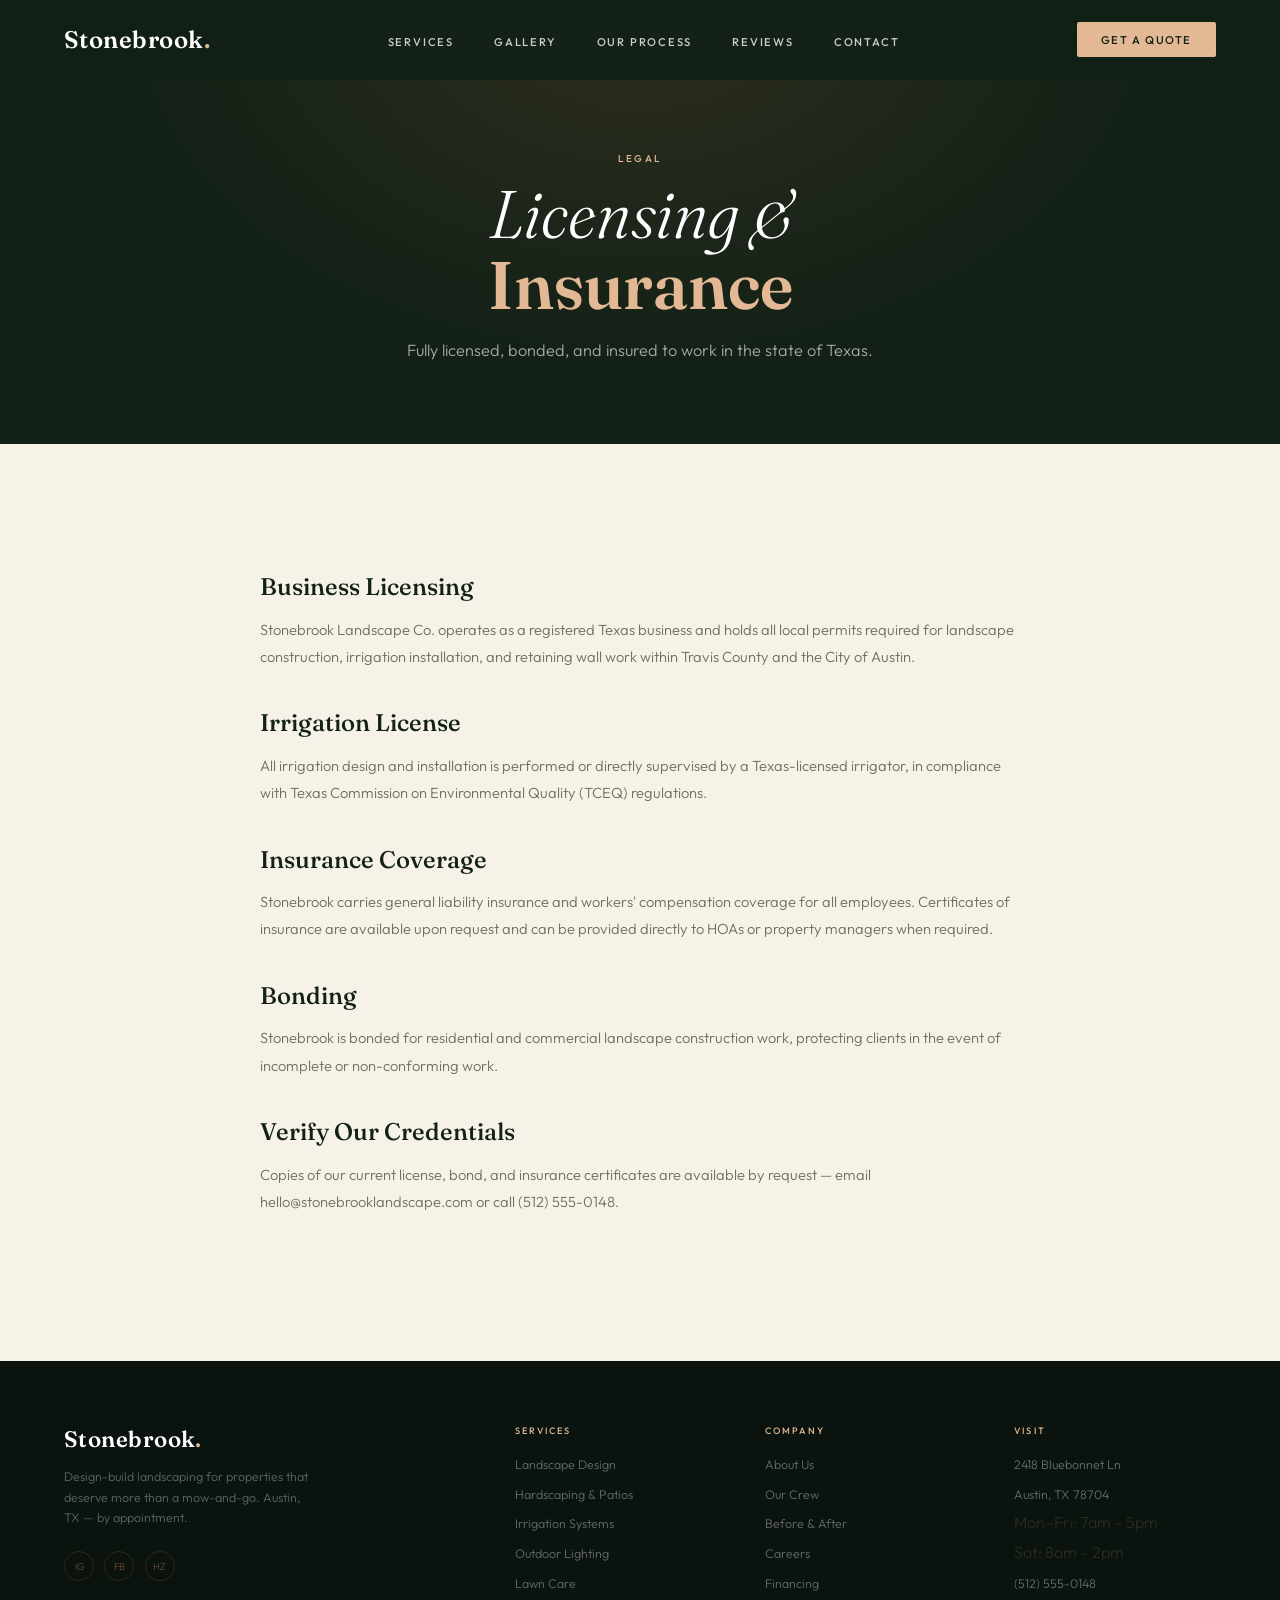
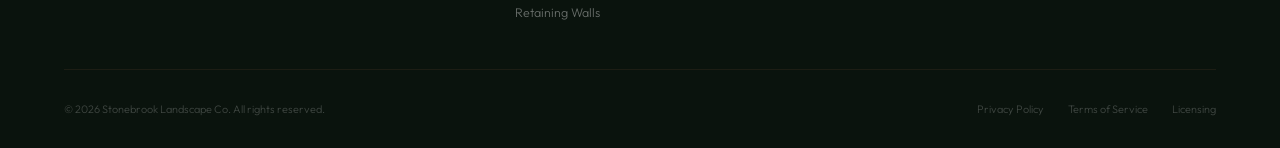
<file: licensing.html>
<!DOCTYPE html>
<html lang="en">
<head>
  <meta charset="UTF-8">
  <meta name="viewport" content="width=device-width, initial-scale=1.0">
  <title>Licensing &amp; Insurance — Stonebrook Landscape Co.</title>
  <link rel="preconnect" href="https://fonts.googleapis.com">
  <link rel="preconnect" href="https://fonts.gstatic.com" crossorigin>
  <link href="https://fonts.googleapis.com/css2?family=Fraunces:ital,opsz,wght@0,9..144,300;0,9..144,400;0,9..144,600;1,9..144,300;1,9..144,400&family=Outfit:wght@300;400;500;600;700&display=swap" rel="stylesheet">
  <link rel="stylesheet" href="assets/styles.css">
</head>
<body>

<!-- NAV -->
<nav class="nav solid" id="site-nav">
  <a href="index.html" class="nav-logo">Stonebrook<span>.</span></a>
  <ul class="nav-links">
    <li><a href="index.html#services">Services</a></li>
    <li><a href="index.html#gallery">Gallery</a></li>
    <li><a href="index.html#philosophy">Our Process</a></li>
    <li><a href="index.html#testimonials">Reviews</a></li>
    <li><a href="index.html#quote">Contact</a></li>
  </ul>
  <a href="index.html#quote" class="nav-cta">Get a Quote</a>
  <button class="nav-toggle" id="nav-toggle" aria-label="Toggle menu"><span></span><span></span><span></span></button>
</nav>
<div class="nav-mobile" id="nav-mobile">
  <a href="index.html#services">Services</a>
  <a href="index.html#gallery">Gallery</a>
  <a href="index.html#philosophy">Our Process</a>
  <a href="index.html#testimonials">Reviews</a>
  <a href="index.html#quote">Contact</a>
  <a href="index.html#quote" class="nav-cta">Get a Quote</a>
</div>

<!-- PAGE HERO -->
<section class="page-hero">
  <div class="page-hero-glow"></div>
  <div class="page-hero-inner">
    <span class="kicker kicker--light">Legal</span>
    <h1 class="page-title">Licensing &amp;<br><em>Insurance</em></h1>
    <p class="page-sub">Fully licensed, bonded, and insured to work in the state of Texas.</p>
  </div>
</section>

<!-- CONTENT -->
<section class="section prose">
  <div class="section-inner section-inner--narrow">
    <h2>Business Licensing</h2>
    <p>Stonebrook Landscape Co. operates as a registered Texas business and holds all local permits required for landscape construction, irrigation installation, and retaining wall work within Travis County and the City of Austin.</p>
    <h2>Irrigation License</h2>
    <p>All irrigation design and installation is performed or directly supervised by a Texas-licensed irrigator, in compliance with Texas Commission on Environmental Quality (TCEQ) regulations.</p>
    <h2>Insurance Coverage</h2>
    <p>Stonebrook carries general liability insurance and workers' compensation coverage for all employees. Certificates of insurance are available upon request and can be provided directly to HOAs or property managers when required.</p>
    <h2>Bonding</h2>
    <p>Stonebrook is bonded for residential and commercial landscape construction work, protecting clients in the event of incomplete or non-conforming work.</p>
    <h2>Verify Our Credentials</h2>
    <p>Copies of our current license, bond, and insurance certificates are available by request — email hello@stonebrooklandscape.com or call (512) 555-0148.</p>
  </div>
</section>

<!-- FOOTER -->
<footer class="footer">
  <div class="footer-inner">
    <div class="footer-top">
      <div>
        <div class="footer-logo">Stonebrook<span>.</span></div>
        <p class="footer-tag">Design-build landscaping for properties that deserve more than a mow-and-go. Austin, TX — by appointment.</p>
        <div class="footer-social">
          <a href="#" title="Instagram">IG</a>
          <a href="#" title="Facebook">FB</a>
          <a href="#" title="Houzz">HZ</a>
        </div>
      </div>
      <div class="fcol">
        <div class="fcol-title">Services</div>
        <ul>
          <li><a href="landscape-design.html">Landscape Design</a></li>
          <li><a href="hardscaping-patios.html">Hardscaping &amp; Patios</a></li>
          <li><a href="irrigation-systems.html">Irrigation Systems</a></li>
          <li><a href="outdoor-lighting.html">Outdoor Lighting</a></li>
          <li><a href="lawn-care.html">Lawn Care</a></li>
          <li><a href="retaining-walls.html">Retaining Walls</a></li>
        </ul>
      </div>
      <div class="fcol">
        <div class="fcol-title">Company</div>
        <ul>
          <li><a href="about.html">About Us</a></li>
          <li><a href="about.html#crew">Our Crew</a></li>
          <li><a href="gallery.html">Before &amp; After</a></li>
          <li><a href="careers.html">Careers</a></li>
          <li><a href="financing.html">Financing</a></li>
        </ul>
      </div>
      <div class="fcol">
        <div class="fcol-title">Visit</div>
        <ul>
          <li><a href="https://www.google.com/maps/search/?api=1&query=2418+Bluebonnet+Ln+Austin+TX+78704" target="_blank" rel="noopener">2418 Bluebonnet Ln</a></li>
          <li><a href="https://www.google.com/maps/search/?api=1&query=2418+Bluebonnet+Ln+Austin+TX+78704" target="_blank" rel="noopener">Austin, TX 78704</a></li>
          <li>Mon–Fri: 7am – 5pm</li>
          <li>Sat: 8am – 2pm</li>
          <li><a href="tel:+15125550148">(512) 555-0148</a></li>
        </ul>
      </div>
    </div>
    <div class="footer-bottom">
      <p class="footer-copy">© 2026 Stonebrook Landscape Co. All rights reserved.</p>
      <nav class="footer-legal">
        <a href="privacy.html">Privacy Policy</a>
        <a href="terms.html">Terms of Service</a>
        <a href="licensing.html">Licensing</a>
      </nav>
    </div>
  </div>
</footer>

<script src="assets/main.js"></script>
</body>
</html>
</file>
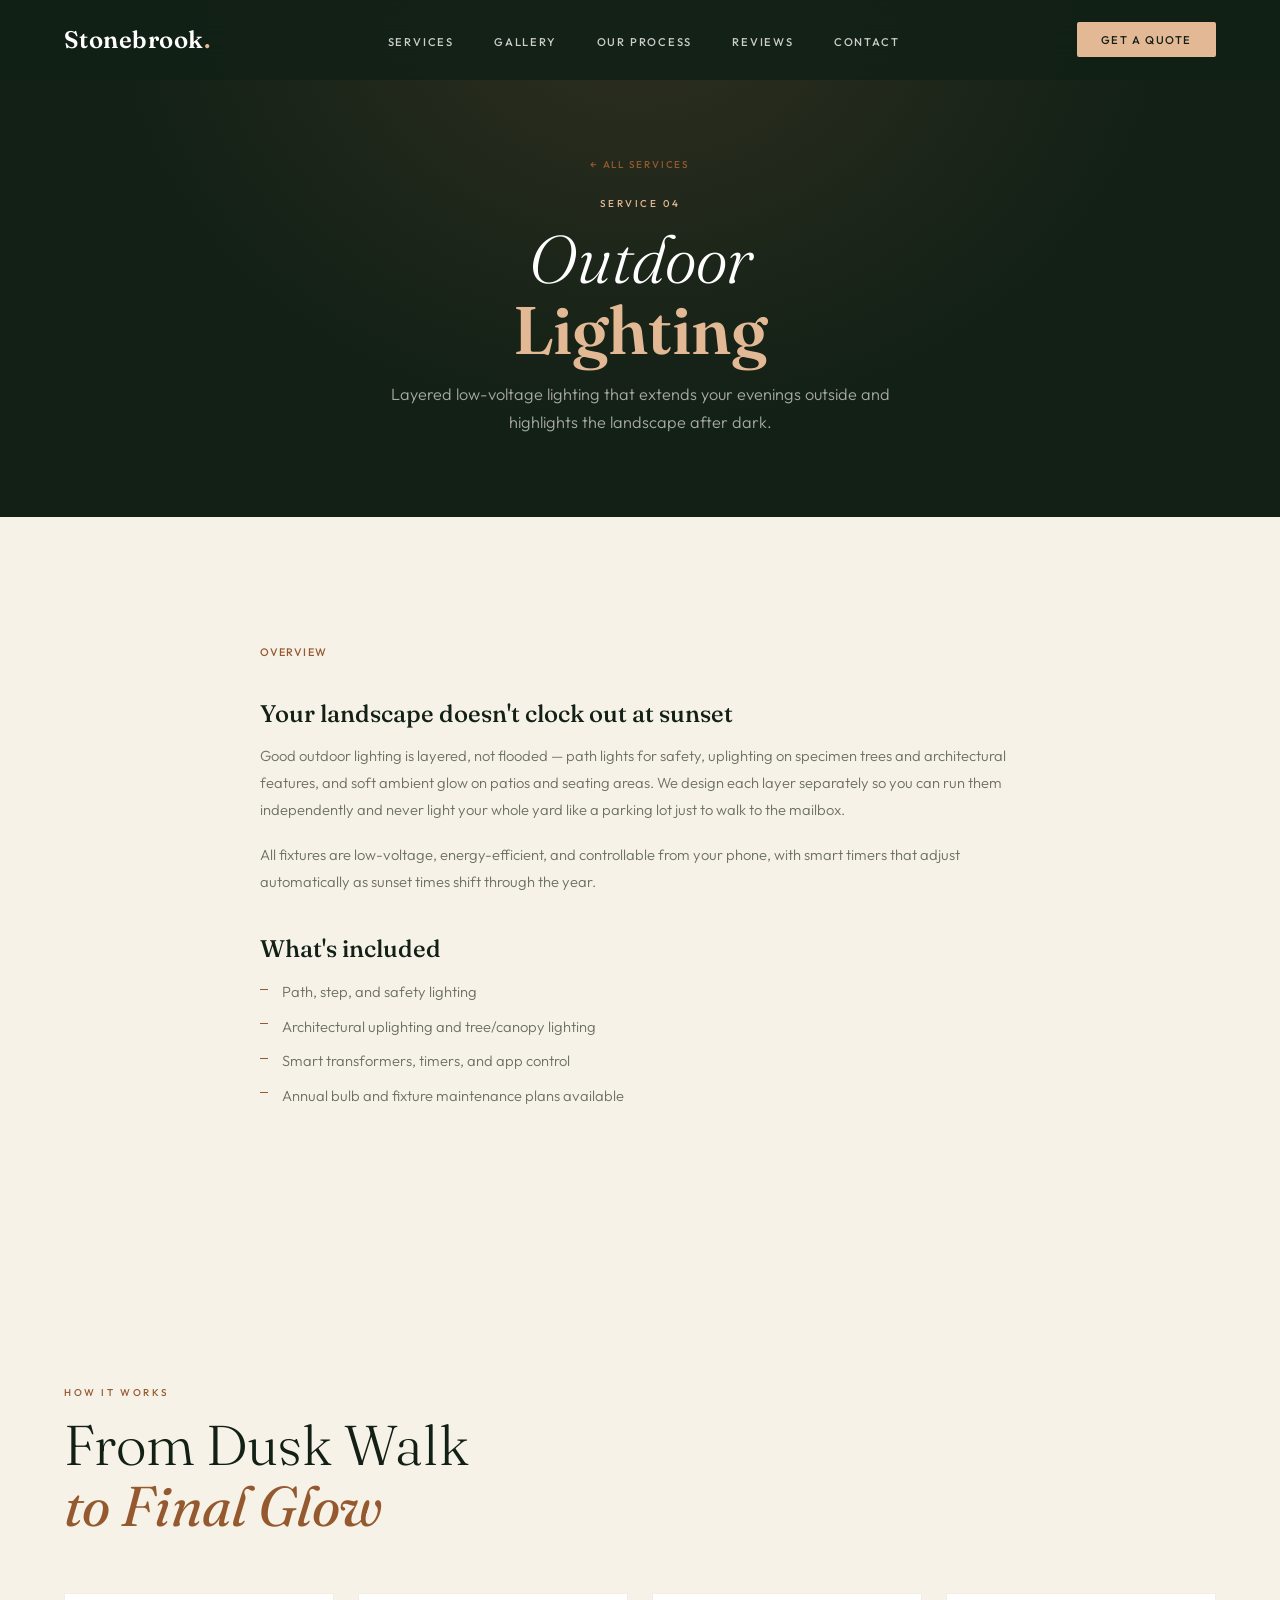
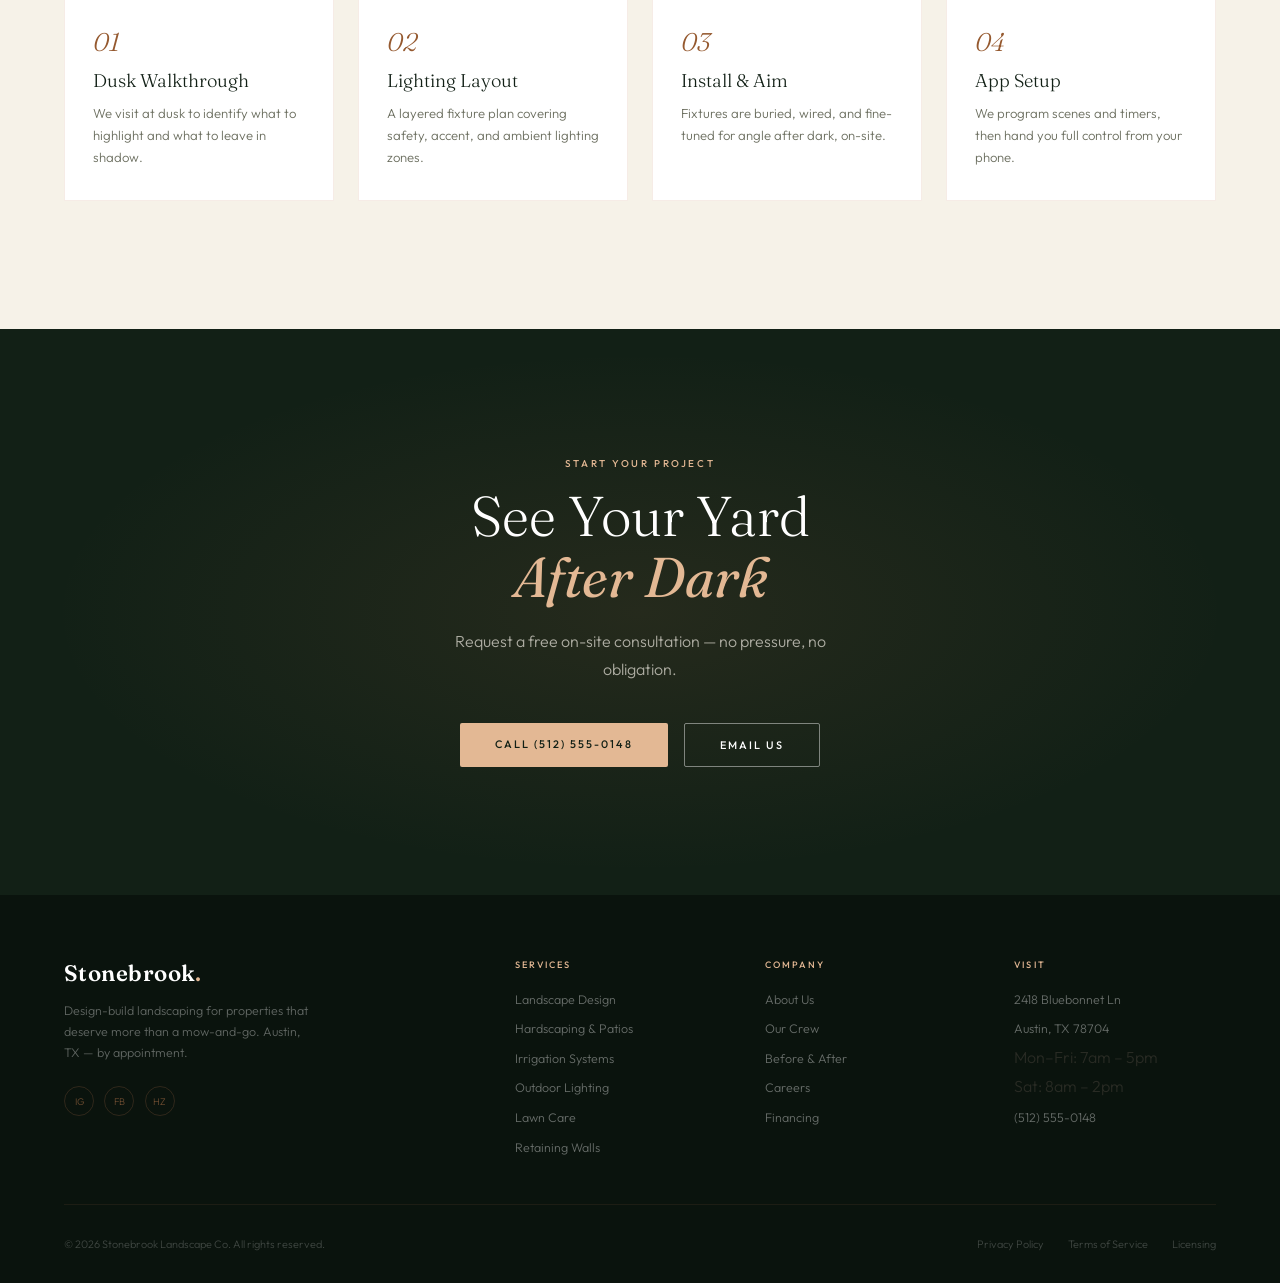
<file: outdoor-lighting.html>
<!DOCTYPE html>
<html lang="en">
<head>
  <meta charset="UTF-8">
  <meta name="viewport" content="width=device-width, initial-scale=1.0">
  <title>Outdoor Lighting — Stonebrook Landscape Co.</title>
  <link rel="preconnect" href="https://fonts.googleapis.com">
  <link rel="preconnect" href="https://fonts.gstatic.com" crossorigin>
  <link href="https://fonts.googleapis.com/css2?family=Fraunces:ital,opsz,wght@0,9..144,300;0,9..144,400;0,9..144,600;1,9..144,300;1,9..144,400&family=Outfit:wght@300;400;500;600;700&display=swap" rel="stylesheet">
  <link rel="stylesheet" href="assets/styles.css">
</head>
<body>

<!-- NAV -->
<nav class="nav solid" id="site-nav">
  <a href="index.html" class="nav-logo">Stonebrook<span>.</span></a>
  <ul class="nav-links">
    <li><a href="index.html#services">Services</a></li>
    <li><a href="index.html#gallery">Gallery</a></li>
    <li><a href="index.html#philosophy">Our Process</a></li>
    <li><a href="index.html#testimonials">Reviews</a></li>
    <li><a href="index.html#quote">Contact</a></li>
  </ul>
  <a href="index.html#quote" class="nav-cta">Get a Quote</a>
  <button class="nav-toggle" id="nav-toggle" aria-label="Toggle menu"><span></span><span></span><span></span></button>
</nav>
<div class="nav-mobile" id="nav-mobile">
  <a href="index.html#services">Services</a>
  <a href="index.html#gallery">Gallery</a>
  <a href="index.html#philosophy">Our Process</a>
  <a href="index.html#testimonials">Reviews</a>
  <a href="index.html#quote">Contact</a>
  <a href="index.html#quote" class="nav-cta">Get a Quote</a>
</div>

<!-- PAGE HERO -->
<section class="page-hero">
  <div class="page-hero-glow"></div>
  <div class="page-hero-inner">
    <a href="index.html#services" class="back-link">← All Services</a>
    <span class="kicker kicker--light">Service 04</span>
    <h1 class="page-title">Outdoor<br><em>Lighting</em></h1>
    <p class="page-sub">Layered low-voltage lighting that extends your evenings outside and highlights the landscape after dark.</p>
  </div>
</section>

<!-- INTRO -->
<section class="section prose">
  <div class="section-inner section-inner--narrow">
    <span class="prose-meta">Overview</span>
    <h2>Your landscape doesn't clock out at sunset</h2>
    <p>Good outdoor lighting is layered, not flooded — path lights for safety, uplighting on specimen trees and architectural features, and soft ambient glow on patios and seating areas. We design each layer separately so you can run them independently and never light your whole yard like a parking lot just to walk to the mailbox.</p>
    <p>All fixtures are low-voltage, energy-efficient, and controllable from your phone, with smart timers that adjust automatically as sunset times shift through the year.</p>
    <h2>What's included</h2>
    <ul>
      <li>Path, step, and safety lighting</li>
      <li>Architectural uplighting and tree/canopy lighting</li>
      <li>Smart transformers, timers, and app control</li>
      <li>Annual bulb and fixture maintenance plans available</li>
    </ul>
  </div>
</section>

<!-- PROCESS -->
<section class="section services">
  <div class="section-inner">
    <div class="services-hd">
      <div>
        <span class="kicker reveal">How It Works</span>
        <h2 class="display reveal d1">From Dusk Walk<br><em>to Final Glow</em></h2>
      </div>
    </div>
    <div class="steps-grid">
      <div class="step-card reveal">
        <span class="step-num">01</span>
        <div class="step-title">Dusk Walkthrough</div>
        <p class="step-desc">We visit at dusk to identify what to highlight and what to leave in shadow.</p>
      </div>
      <div class="step-card reveal d1">
        <span class="step-num">02</span>
        <div class="step-title">Lighting Layout</div>
        <p class="step-desc">A layered fixture plan covering safety, accent, and ambient lighting zones.</p>
      </div>
      <div class="step-card reveal d2">
        <span class="step-num">03</span>
        <div class="step-title">Install &amp; Aim</div>
        <p class="step-desc">Fixtures are buried, wired, and fine-tuned for angle after dark, on-site.</p>
      </div>
      <div class="step-card reveal d3">
        <span class="step-num">04</span>
        <div class="step-title">App Setup</div>
        <p class="step-desc">We program scenes and timers, then hand you full control from your phone.</p>
      </div>
    </div>
  </div>
</section>

<!-- QUOTE / CTA -->
<section class="section booking">
  <div class="booking-glow"></div>
  <div class="section-inner booking-inner">
    <span class="kicker kicker--light reveal">Start Your Project</span>
    <h2 class="display display--light reveal d1">See Your Yard<br><em>After Dark</em></h2>
    <p class="booking-body reveal d2">Request a free on-site consultation — no pressure, no obligation.</p>
    <div class="booking-btns reveal d3">
      <a href="tel:+15125550148" class="btn btn--clay">Call (512) 555-0148</a>
      <a href="mailto:hello@stonebrooklandscape.com" class="btn btn--ghost">Email Us</a>
    </div>
  </div>
</section>

<!-- FOOTER -->
<footer class="footer">
  <div class="footer-inner">
    <div class="footer-top">
      <div>
        <div class="footer-logo">Stonebrook<span>.</span></div>
        <p class="footer-tag">Design-build landscaping for properties that deserve more than a mow-and-go. Austin, TX — by appointment.</p>
        <div class="footer-social">
          <a href="#" title="Instagram">IG</a>
          <a href="#" title="Facebook">FB</a>
          <a href="#" title="Houzz">HZ</a>
        </div>
      </div>
      <div class="fcol">
        <div class="fcol-title">Services</div>
        <ul>
          <li><a href="landscape-design.html">Landscape Design</a></li>
          <li><a href="hardscaping-patios.html">Hardscaping &amp; Patios</a></li>
          <li><a href="irrigation-systems.html">Irrigation Systems</a></li>
          <li><a href="outdoor-lighting.html">Outdoor Lighting</a></li>
          <li><a href="lawn-care.html">Lawn Care</a></li>
          <li><a href="retaining-walls.html">Retaining Walls</a></li>
        </ul>
      </div>
      <div class="fcol">
        <div class="fcol-title">Company</div>
        <ul>
          <li><a href="about.html">About Us</a></li>
          <li><a href="about.html#crew">Our Crew</a></li>
          <li><a href="gallery.html">Before &amp; After</a></li>
          <li><a href="careers.html">Careers</a></li>
          <li><a href="financing.html">Financing</a></li>
        </ul>
      </div>
      <div class="fcol">
        <div class="fcol-title">Visit</div>
        <ul>
          <li><a href="https://www.google.com/maps/search/?api=1&query=2418+Bluebonnet+Ln+Austin+TX+78704" target="_blank" rel="noopener">2418 Bluebonnet Ln</a></li>
          <li><a href="https://www.google.com/maps/search/?api=1&query=2418+Bluebonnet+Ln+Austin+TX+78704" target="_blank" rel="noopener">Austin, TX 78704</a></li>
          <li>Mon–Fri: 7am – 5pm</li>
          <li>Sat: 8am – 2pm</li>
          <li><a href="tel:+15125550148">(512) 555-0148</a></li>
        </ul>
      </div>
    </div>
    <div class="footer-bottom">
      <p class="footer-copy">© 2026 Stonebrook Landscape Co. All rights reserved.</p>
      <nav class="footer-legal">
        <a href="privacy.html">Privacy Policy</a>
        <a href="terms.html">Terms of Service</a>
        <a href="licensing.html">Licensing</a>
      </nav>
    </div>
  </div>
</footer>

<script src="assets/main.js"></script>
</body>
</html>
</file>
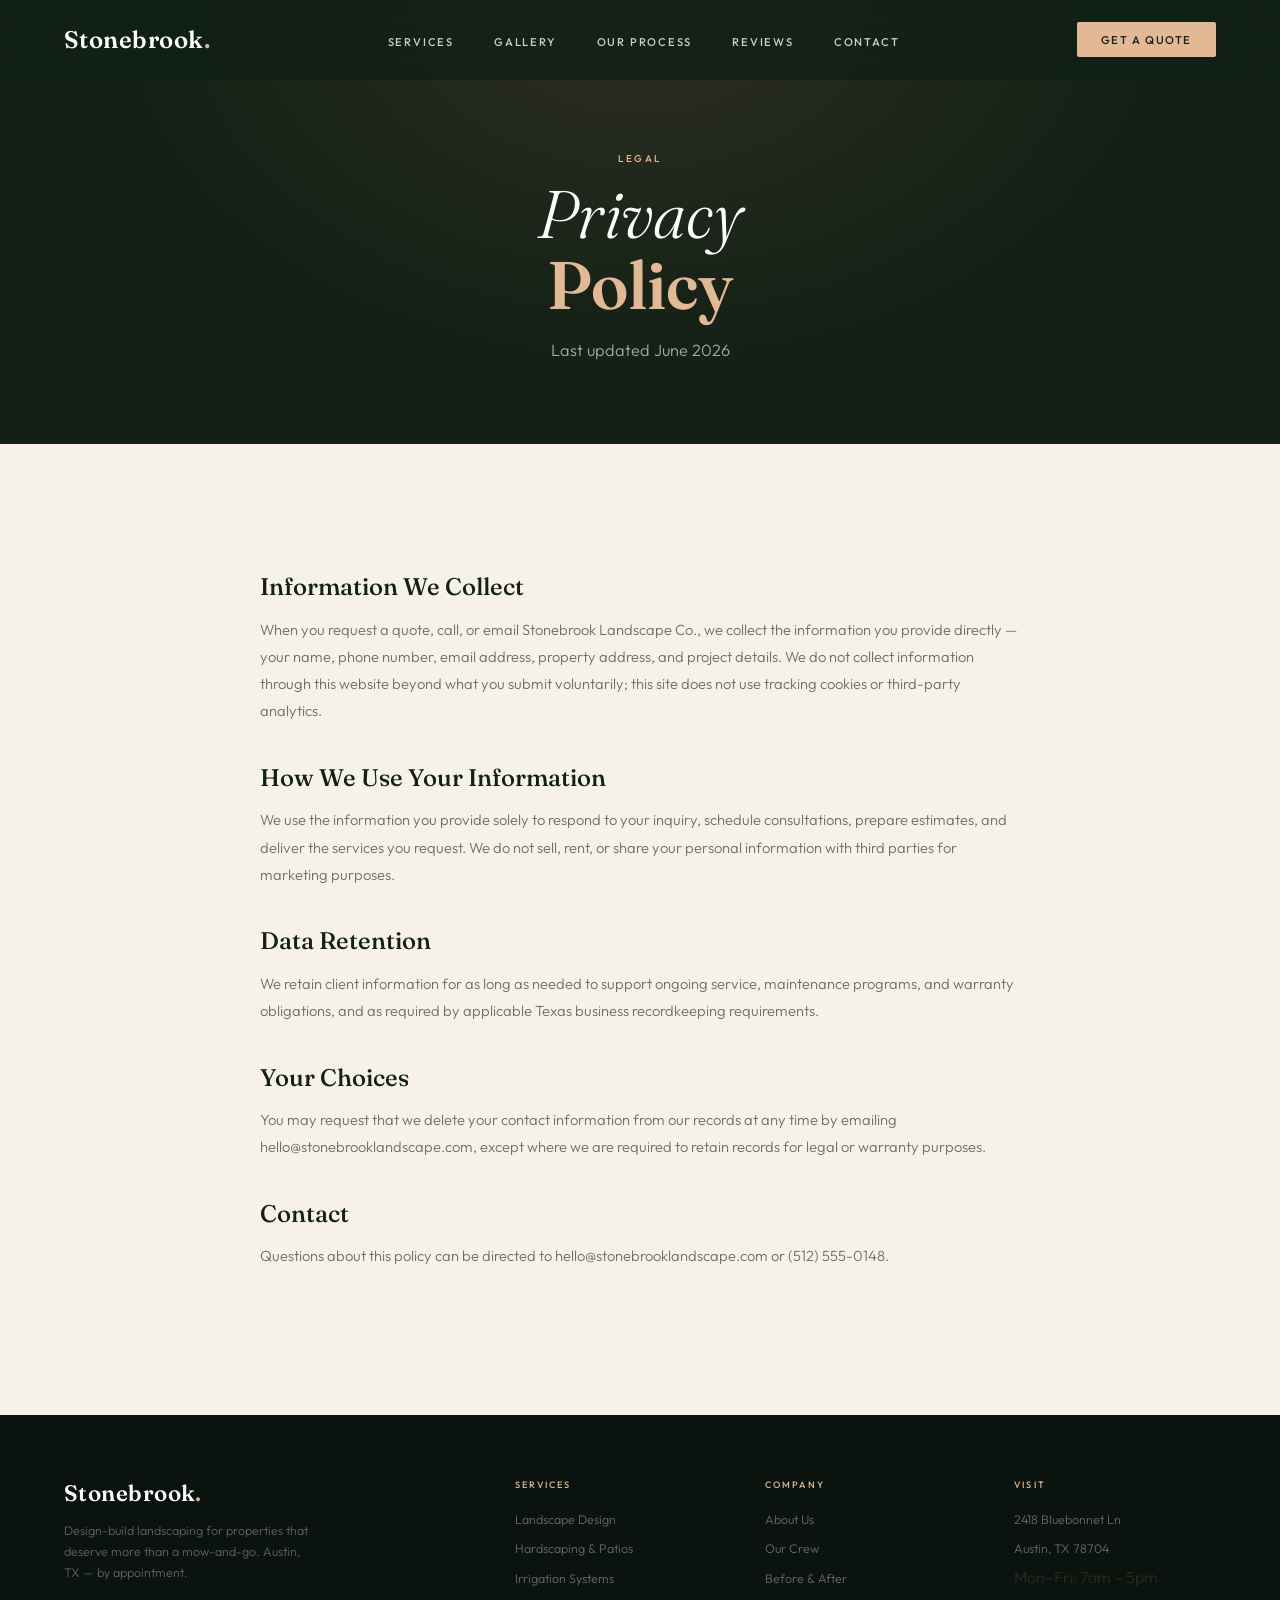
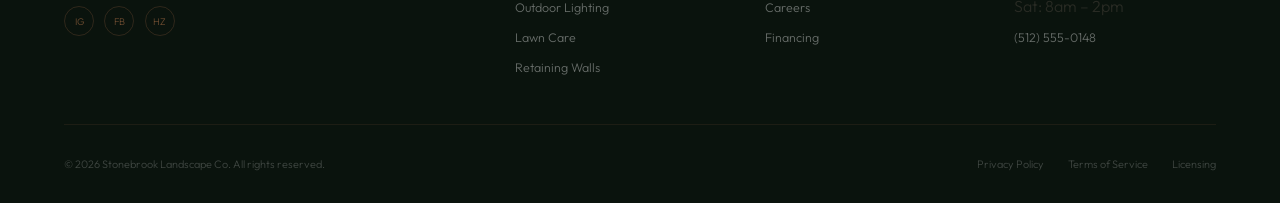
<file: privacy.html>
<!DOCTYPE html>
<html lang="en">
<head>
  <meta charset="UTF-8">
  <meta name="viewport" content="width=device-width, initial-scale=1.0">
  <title>Privacy Policy — Stonebrook Landscape Co.</title>
  <link rel="preconnect" href="https://fonts.googleapis.com">
  <link rel="preconnect" href="https://fonts.gstatic.com" crossorigin>
  <link href="https://fonts.googleapis.com/css2?family=Fraunces:ital,opsz,wght@0,9..144,300;0,9..144,400;0,9..144,600;1,9..144,300;1,9..144,400&family=Outfit:wght@300;400;500;600;700&display=swap" rel="stylesheet">
  <link rel="stylesheet" href="assets/styles.css">
</head>
<body>

<!-- NAV -->
<nav class="nav solid" id="site-nav">
  <a href="index.html" class="nav-logo">Stonebrook<span>.</span></a>
  <ul class="nav-links">
    <li><a href="index.html#services">Services</a></li>
    <li><a href="index.html#gallery">Gallery</a></li>
    <li><a href="index.html#philosophy">Our Process</a></li>
    <li><a href="index.html#testimonials">Reviews</a></li>
    <li><a href="index.html#quote">Contact</a></li>
  </ul>
  <a href="index.html#quote" class="nav-cta">Get a Quote</a>
  <button class="nav-toggle" id="nav-toggle" aria-label="Toggle menu"><span></span><span></span><span></span></button>
</nav>
<div class="nav-mobile" id="nav-mobile">
  <a href="index.html#services">Services</a>
  <a href="index.html#gallery">Gallery</a>
  <a href="index.html#philosophy">Our Process</a>
  <a href="index.html#testimonials">Reviews</a>
  <a href="index.html#quote">Contact</a>
  <a href="index.html#quote" class="nav-cta">Get a Quote</a>
</div>

<!-- PAGE HERO -->
<section class="page-hero">
  <div class="page-hero-glow"></div>
  <div class="page-hero-inner">
    <span class="kicker kicker--light">Legal</span>
    <h1 class="page-title">Privacy<br><em>Policy</em></h1>
    <p class="page-sub">Last updated June 2026</p>
  </div>
</section>

<!-- CONTENT -->
<section class="section prose">
  <div class="section-inner section-inner--narrow">
    <h2>Information We Collect</h2>
    <p>When you request a quote, call, or email Stonebrook Landscape Co., we collect the information you provide directly — your name, phone number, email address, property address, and project details. We do not collect information through this website beyond what you submit voluntarily; this site does not use tracking cookies or third-party analytics.</p>
    <h2>How We Use Your Information</h2>
    <p>We use the information you provide solely to respond to your inquiry, schedule consultations, prepare estimates, and deliver the services you request. We do not sell, rent, or share your personal information with third parties for marketing purposes.</p>
    <h2>Data Retention</h2>
    <p>We retain client information for as long as needed to support ongoing service, maintenance programs, and warranty obligations, and as required by applicable Texas business recordkeeping requirements.</p>
    <h2>Your Choices</h2>
    <p>You may request that we delete your contact information from our records at any time by emailing hello@stonebrooklandscape.com, except where we are required to retain records for legal or warranty purposes.</p>
    <h2>Contact</h2>
    <p>Questions about this policy can be directed to hello@stonebrooklandscape.com or (512) 555-0148.</p>
  </div>
</section>

<!-- FOOTER -->
<footer class="footer">
  <div class="footer-inner">
    <div class="footer-top">
      <div>
        <div class="footer-logo">Stonebrook<span>.</span></div>
        <p class="footer-tag">Design-build landscaping for properties that deserve more than a mow-and-go. Austin, TX — by appointment.</p>
        <div class="footer-social">
          <a href="#" title="Instagram">IG</a>
          <a href="#" title="Facebook">FB</a>
          <a href="#" title="Houzz">HZ</a>
        </div>
      </div>
      <div class="fcol">
        <div class="fcol-title">Services</div>
        <ul>
          <li><a href="landscape-design.html">Landscape Design</a></li>
          <li><a href="hardscaping-patios.html">Hardscaping &amp; Patios</a></li>
          <li><a href="irrigation-systems.html">Irrigation Systems</a></li>
          <li><a href="outdoor-lighting.html">Outdoor Lighting</a></li>
          <li><a href="lawn-care.html">Lawn Care</a></li>
          <li><a href="retaining-walls.html">Retaining Walls</a></li>
        </ul>
      </div>
      <div class="fcol">
        <div class="fcol-title">Company</div>
        <ul>
          <li><a href="about.html">About Us</a></li>
          <li><a href="about.html#crew">Our Crew</a></li>
          <li><a href="gallery.html">Before &amp; After</a></li>
          <li><a href="careers.html">Careers</a></li>
          <li><a href="financing.html">Financing</a></li>
        </ul>
      </div>
      <div class="fcol">
        <div class="fcol-title">Visit</div>
        <ul>
          <li><a href="https://www.google.com/maps/search/?api=1&query=2418+Bluebonnet+Ln+Austin+TX+78704" target="_blank" rel="noopener">2418 Bluebonnet Ln</a></li>
          <li><a href="https://www.google.com/maps/search/?api=1&query=2418+Bluebonnet+Ln+Austin+TX+78704" target="_blank" rel="noopener">Austin, TX 78704</a></li>
          <li>Mon–Fri: 7am – 5pm</li>
          <li>Sat: 8am – 2pm</li>
          <li><a href="tel:+15125550148">(512) 555-0148</a></li>
        </ul>
      </div>
    </div>
    <div class="footer-bottom">
      <p class="footer-copy">© 2026 Stonebrook Landscape Co. All rights reserved.</p>
      <nav class="footer-legal">
        <a href="privacy.html">Privacy Policy</a>
        <a href="terms.html">Terms of Service</a>
        <a href="licensing.html">Licensing</a>
      </nav>
    </div>
  </div>
</footer>

<script src="assets/main.js"></script>
</body>
</html>
</file>
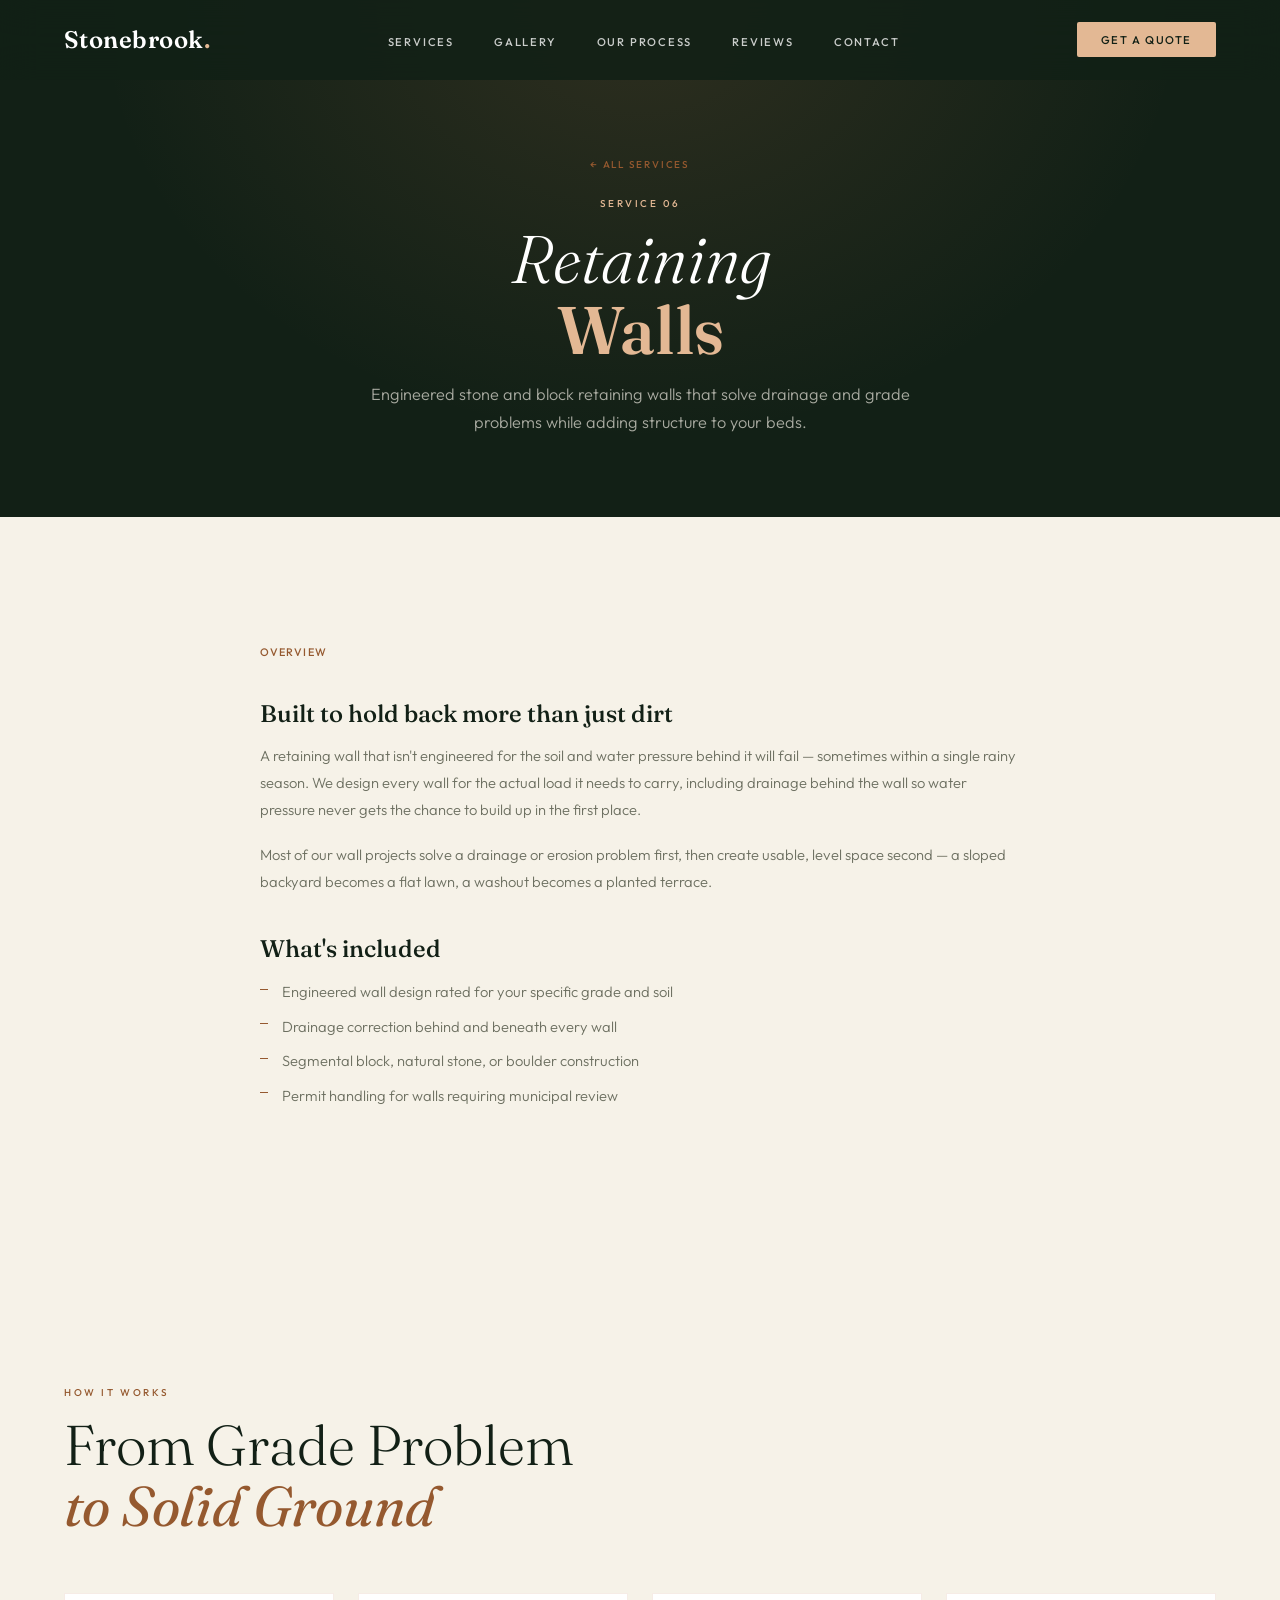
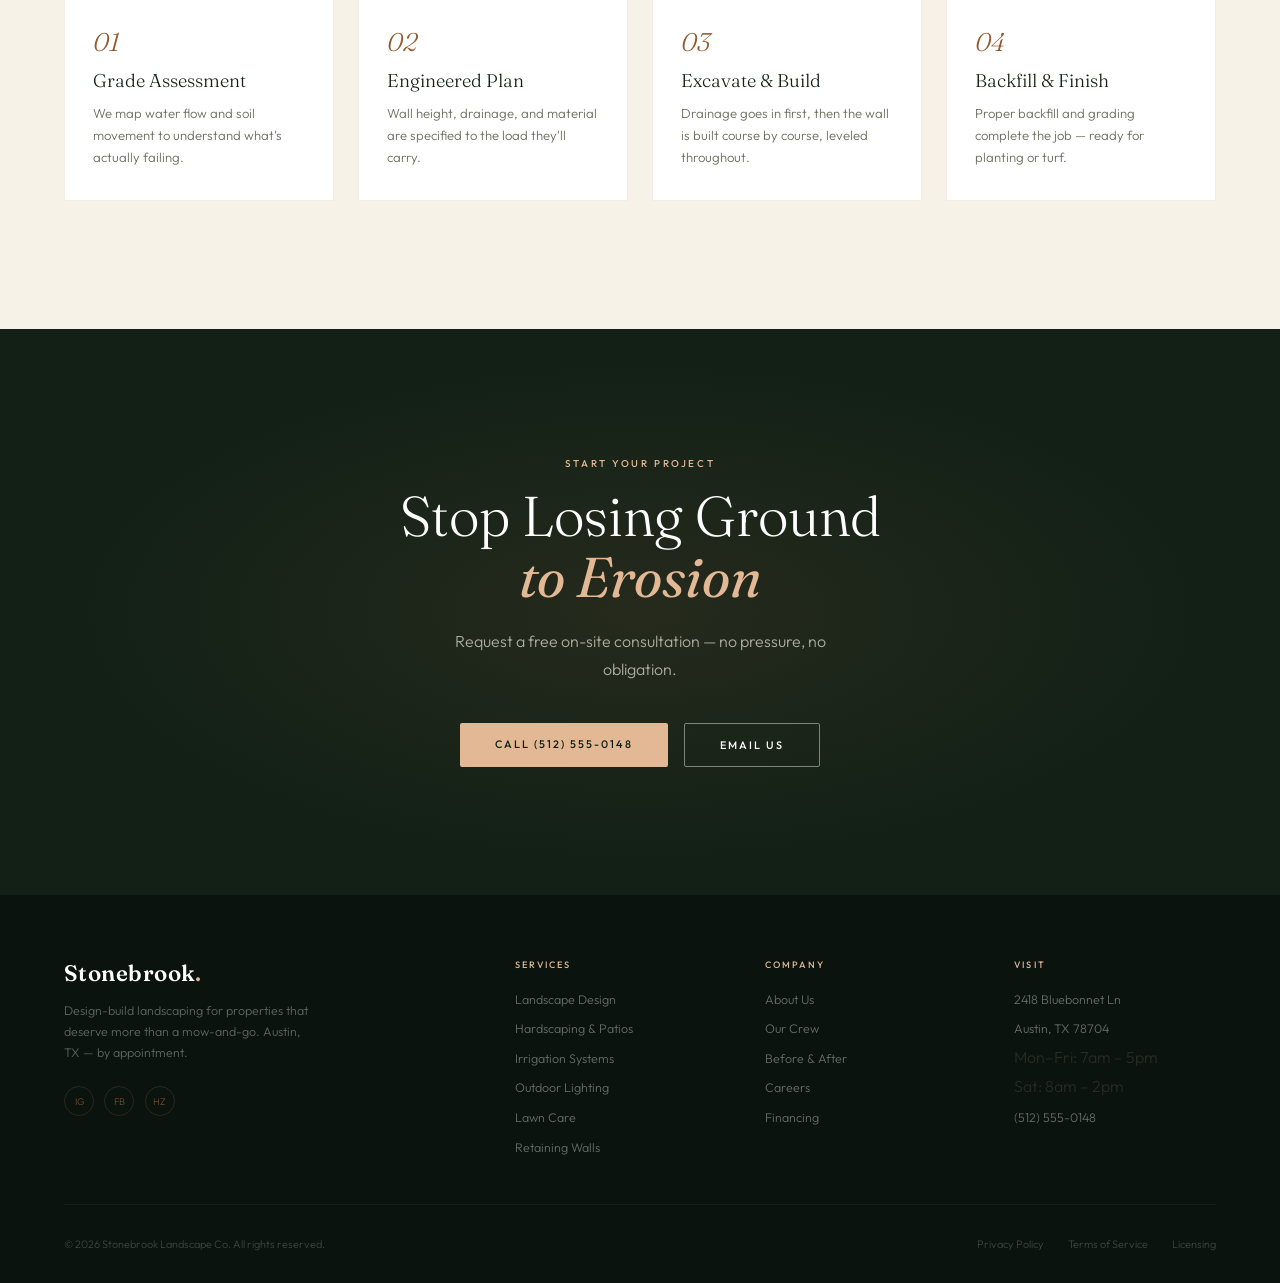
<file: retaining-walls.html>
<!DOCTYPE html>
<html lang="en">
<head>
  <meta charset="UTF-8">
  <meta name="viewport" content="width=device-width, initial-scale=1.0">
  <title>Retaining Walls — Stonebrook Landscape Co.</title>
  <link rel="preconnect" href="https://fonts.googleapis.com">
  <link rel="preconnect" href="https://fonts.gstatic.com" crossorigin>
  <link href="https://fonts.googleapis.com/css2?family=Fraunces:ital,opsz,wght@0,9..144,300;0,9..144,400;0,9..144,600;1,9..144,300;1,9..144,400&family=Outfit:wght@300;400;500;600;700&display=swap" rel="stylesheet">
  <link rel="stylesheet" href="assets/styles.css">
</head>
<body>

<!-- NAV -->
<nav class="nav solid" id="site-nav">
  <a href="index.html" class="nav-logo">Stonebrook<span>.</span></a>
  <ul class="nav-links">
    <li><a href="index.html#services">Services</a></li>
    <li><a href="index.html#gallery">Gallery</a></li>
    <li><a href="index.html#philosophy">Our Process</a></li>
    <li><a href="index.html#testimonials">Reviews</a></li>
    <li><a href="index.html#quote">Contact</a></li>
  </ul>
  <a href="index.html#quote" class="nav-cta">Get a Quote</a>
  <button class="nav-toggle" id="nav-toggle" aria-label="Toggle menu"><span></span><span></span><span></span></button>
</nav>
<div class="nav-mobile" id="nav-mobile">
  <a href="index.html#services">Services</a>
  <a href="index.html#gallery">Gallery</a>
  <a href="index.html#philosophy">Our Process</a>
  <a href="index.html#testimonials">Reviews</a>
  <a href="index.html#quote">Contact</a>
  <a href="index.html#quote" class="nav-cta">Get a Quote</a>
</div>

<!-- PAGE HERO -->
<section class="page-hero">
  <div class="page-hero-glow"></div>
  <div class="page-hero-inner">
    <a href="index.html#services" class="back-link">← All Services</a>
    <span class="kicker kicker--light">Service 06</span>
    <h1 class="page-title">Retaining<br><em>Walls</em></h1>
    <p class="page-sub">Engineered stone and block retaining walls that solve drainage and grade problems while adding structure to your beds.</p>
  </div>
</section>

<!-- INTRO -->
<section class="section prose">
  <div class="section-inner section-inner--narrow">
    <span class="prose-meta">Overview</span>
    <h2>Built to hold back more than just dirt</h2>
    <p>A retaining wall that isn't engineered for the soil and water pressure behind it will fail — sometimes within a single rainy season. We design every wall for the actual load it needs to carry, including drainage behind the wall so water pressure never gets the chance to build up in the first place.</p>
    <p>Most of our wall projects solve a drainage or erosion problem first, then create usable, level space second — a sloped backyard becomes a flat lawn, a washout becomes a planted terrace.</p>
    <h2>What's included</h2>
    <ul>
      <li>Engineered wall design rated for your specific grade and soil</li>
      <li>Drainage correction behind and beneath every wall</li>
      <li>Segmental block, natural stone, or boulder construction</li>
      <li>Permit handling for walls requiring municipal review</li>
    </ul>
  </div>
</section>

<!-- PROCESS -->
<section class="section services">
  <div class="section-inner">
    <div class="services-hd">
      <div>
        <span class="kicker reveal">How It Works</span>
        <h2 class="display reveal d1">From Grade Problem<br><em>to Solid Ground</em></h2>
      </div>
    </div>
    <div class="steps-grid">
      <div class="step-card reveal">
        <span class="step-num">01</span>
        <div class="step-title">Grade Assessment</div>
        <p class="step-desc">We map water flow and soil movement to understand what's actually failing.</p>
      </div>
      <div class="step-card reveal d1">
        <span class="step-num">02</span>
        <div class="step-title">Engineered Plan</div>
        <p class="step-desc">Wall height, drainage, and material are specified to the load they'll carry.</p>
      </div>
      <div class="step-card reveal d2">
        <span class="step-num">03</span>
        <div class="step-title">Excavate &amp; Build</div>
        <p class="step-desc">Drainage goes in first, then the wall is built course by course, leveled throughout.</p>
      </div>
      <div class="step-card reveal d3">
        <span class="step-num">04</span>
        <div class="step-title">Backfill &amp; Finish</div>
        <p class="step-desc">Proper backfill and grading complete the job — ready for planting or turf.</p>
      </div>
    </div>
  </div>
</section>

<!-- QUOTE / CTA -->
<section class="section booking">
  <div class="booking-glow"></div>
  <div class="section-inner booking-inner">
    <span class="kicker kicker--light reveal">Start Your Project</span>
    <h2 class="display display--light reveal d1">Stop Losing Ground<br><em>to Erosion</em></h2>
    <p class="booking-body reveal d2">Request a free on-site consultation — no pressure, no obligation.</p>
    <div class="booking-btns reveal d3">
      <a href="tel:+15125550148" class="btn btn--clay">Call (512) 555-0148</a>
      <a href="mailto:hello@stonebrooklandscape.com" class="btn btn--ghost">Email Us</a>
    </div>
  </div>
</section>

<!-- FOOTER -->
<footer class="footer">
  <div class="footer-inner">
    <div class="footer-top">
      <div>
        <div class="footer-logo">Stonebrook<span>.</span></div>
        <p class="footer-tag">Design-build landscaping for properties that deserve more than a mow-and-go. Austin, TX — by appointment.</p>
        <div class="footer-social">
          <a href="#" title="Instagram">IG</a>
          <a href="#" title="Facebook">FB</a>
          <a href="#" title="Houzz">HZ</a>
        </div>
      </div>
      <div class="fcol">
        <div class="fcol-title">Services</div>
        <ul>
          <li><a href="landscape-design.html">Landscape Design</a></li>
          <li><a href="hardscaping-patios.html">Hardscaping &amp; Patios</a></li>
          <li><a href="irrigation-systems.html">Irrigation Systems</a></li>
          <li><a href="outdoor-lighting.html">Outdoor Lighting</a></li>
          <li><a href="lawn-care.html">Lawn Care</a></li>
          <li><a href="retaining-walls.html">Retaining Walls</a></li>
        </ul>
      </div>
      <div class="fcol">
        <div class="fcol-title">Company</div>
        <ul>
          <li><a href="about.html">About Us</a></li>
          <li><a href="about.html#crew">Our Crew</a></li>
          <li><a href="gallery.html">Before &amp; After</a></li>
          <li><a href="careers.html">Careers</a></li>
          <li><a href="financing.html">Financing</a></li>
        </ul>
      </div>
      <div class="fcol">
        <div class="fcol-title">Visit</div>
        <ul>
          <li><a href="https://www.google.com/maps/search/?api=1&query=2418+Bluebonnet+Ln+Austin+TX+78704" target="_blank" rel="noopener">2418 Bluebonnet Ln</a></li>
          <li><a href="https://www.google.com/maps/search/?api=1&query=2418+Bluebonnet+Ln+Austin+TX+78704" target="_blank" rel="noopener">Austin, TX 78704</a></li>
          <li>Mon–Fri: 7am – 5pm</li>
          <li>Sat: 8am – 2pm</li>
          <li><a href="tel:+15125550148">(512) 555-0148</a></li>
        </ul>
      </div>
    </div>
    <div class="footer-bottom">
      <p class="footer-copy">© 2026 Stonebrook Landscape Co. All rights reserved.</p>
      <nav class="footer-legal">
        <a href="privacy.html">Privacy Policy</a>
        <a href="terms.html">Terms of Service</a>
        <a href="licensing.html">Licensing</a>
      </nav>
    </div>
  </div>
</footer>

<script src="assets/main.js"></script>
</body>
</html>
</file>
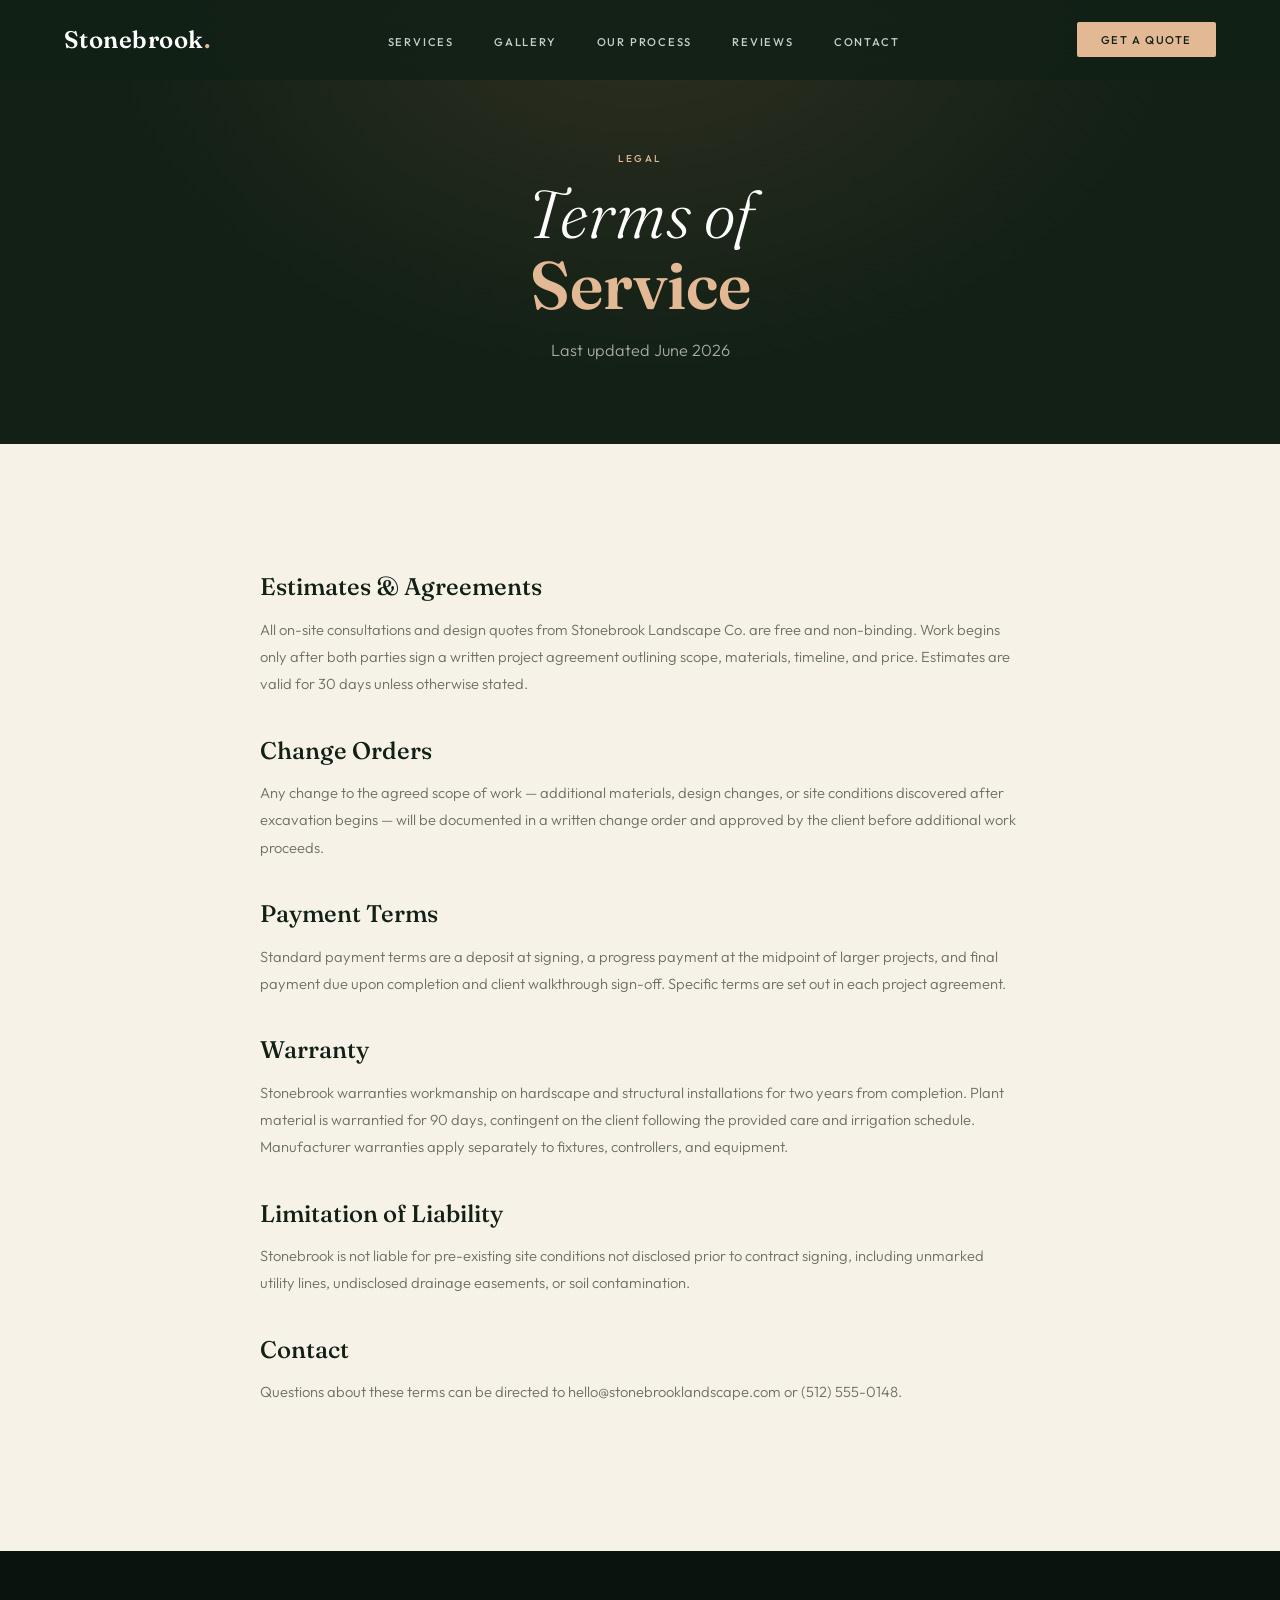
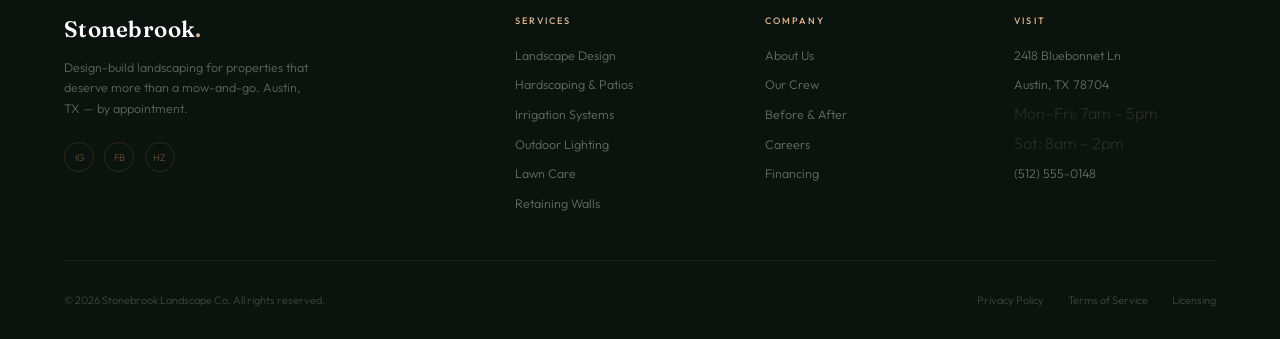
<file: terms.html>
<!DOCTYPE html>
<html lang="en">
<head>
  <meta charset="UTF-8">
  <meta name="viewport" content="width=device-width, initial-scale=1.0">
  <title>Terms of Service — Stonebrook Landscape Co.</title>
  <link rel="preconnect" href="https://fonts.googleapis.com">
  <link rel="preconnect" href="https://fonts.gstatic.com" crossorigin>
  <link href="https://fonts.googleapis.com/css2?family=Fraunces:ital,opsz,wght@0,9..144,300;0,9..144,400;0,9..144,600;1,9..144,300;1,9..144,400&family=Outfit:wght@300;400;500;600;700&display=swap" rel="stylesheet">
  <link rel="stylesheet" href="assets/styles.css">
</head>
<body>

<!-- NAV -->
<nav class="nav solid" id="site-nav">
  <a href="index.html" class="nav-logo">Stonebrook<span>.</span></a>
  <ul class="nav-links">
    <li><a href="index.html#services">Services</a></li>
    <li><a href="index.html#gallery">Gallery</a></li>
    <li><a href="index.html#philosophy">Our Process</a></li>
    <li><a href="index.html#testimonials">Reviews</a></li>
    <li><a href="index.html#quote">Contact</a></li>
  </ul>
  <a href="index.html#quote" class="nav-cta">Get a Quote</a>
  <button class="nav-toggle" id="nav-toggle" aria-label="Toggle menu"><span></span><span></span><span></span></button>
</nav>
<div class="nav-mobile" id="nav-mobile">
  <a href="index.html#services">Services</a>
  <a href="index.html#gallery">Gallery</a>
  <a href="index.html#philosophy">Our Process</a>
  <a href="index.html#testimonials">Reviews</a>
  <a href="index.html#quote">Contact</a>
  <a href="index.html#quote" class="nav-cta">Get a Quote</a>
</div>

<!-- PAGE HERO -->
<section class="page-hero">
  <div class="page-hero-glow"></div>
  <div class="page-hero-inner">
    <span class="kicker kicker--light">Legal</span>
    <h1 class="page-title">Terms of<br><em>Service</em></h1>
    <p class="page-sub">Last updated June 2026</p>
  </div>
</section>

<!-- CONTENT -->
<section class="section prose">
  <div class="section-inner section-inner--narrow">
    <h2>Estimates &amp; Agreements</h2>
    <p>All on-site consultations and design quotes from Stonebrook Landscape Co. are free and non-binding. Work begins only after both parties sign a written project agreement outlining scope, materials, timeline, and price. Estimates are valid for 30 days unless otherwise stated.</p>
    <h2>Change Orders</h2>
    <p>Any change to the agreed scope of work — additional materials, design changes, or site conditions discovered after excavation begins — will be documented in a written change order and approved by the client before additional work proceeds.</p>
    <h2>Payment Terms</h2>
    <p>Standard payment terms are a deposit at signing, a progress payment at the midpoint of larger projects, and final payment due upon completion and client walkthrough sign-off. Specific terms are set out in each project agreement.</p>
    <h2>Warranty</h2>
    <p>Stonebrook warranties workmanship on hardscape and structural installations for two years from completion. Plant material is warrantied for 90 days, contingent on the client following the provided care and irrigation schedule. Manufacturer warranties apply separately to fixtures, controllers, and equipment.</p>
    <h2>Limitation of Liability</h2>
    <p>Stonebrook is not liable for pre-existing site conditions not disclosed prior to contract signing, including unmarked utility lines, undisclosed drainage easements, or soil contamination.</p>
    <h2>Contact</h2>
    <p>Questions about these terms can be directed to hello@stonebrooklandscape.com or (512) 555-0148.</p>
  </div>
</section>

<!-- FOOTER -->
<footer class="footer">
  <div class="footer-inner">
    <div class="footer-top">
      <div>
        <div class="footer-logo">Stonebrook<span>.</span></div>
        <p class="footer-tag">Design-build landscaping for properties that deserve more than a mow-and-go. Austin, TX — by appointment.</p>
        <div class="footer-social">
          <a href="#" title="Instagram">IG</a>
          <a href="#" title="Facebook">FB</a>
          <a href="#" title="Houzz">HZ</a>
        </div>
      </div>
      <div class="fcol">
        <div class="fcol-title">Services</div>
        <ul>
          <li><a href="landscape-design.html">Landscape Design</a></li>
          <li><a href="hardscaping-patios.html">Hardscaping &amp; Patios</a></li>
          <li><a href="irrigation-systems.html">Irrigation Systems</a></li>
          <li><a href="outdoor-lighting.html">Outdoor Lighting</a></li>
          <li><a href="lawn-care.html">Lawn Care</a></li>
          <li><a href="retaining-walls.html">Retaining Walls</a></li>
        </ul>
      </div>
      <div class="fcol">
        <div class="fcol-title">Company</div>
        <ul>
          <li><a href="about.html">About Us</a></li>
          <li><a href="about.html#crew">Our Crew</a></li>
          <li><a href="gallery.html">Before &amp; After</a></li>
          <li><a href="careers.html">Careers</a></li>
          <li><a href="financing.html">Financing</a></li>
        </ul>
      </div>
      <div class="fcol">
        <div class="fcol-title">Visit</div>
        <ul>
          <li><a href="https://www.google.com/maps/search/?api=1&query=2418+Bluebonnet+Ln+Austin+TX+78704" target="_blank" rel="noopener">2418 Bluebonnet Ln</a></li>
          <li><a href="https://www.google.com/maps/search/?api=1&query=2418+Bluebonnet+Ln+Austin+TX+78704" target="_blank" rel="noopener">Austin, TX 78704</a></li>
          <li>Mon–Fri: 7am – 5pm</li>
          <li>Sat: 8am – 2pm</li>
          <li><a href="tel:+15125550148">(512) 555-0148</a></li>
        </ul>
      </div>
    </div>
    <div class="footer-bottom">
      <p class="footer-copy">© 2026 Stonebrook Landscape Co. All rights reserved.</p>
      <nav class="footer-legal">
        <a href="privacy.html">Privacy Policy</a>
        <a href="terms.html">Terms of Service</a>
        <a href="licensing.html">Licensing</a>
      </nav>
    </div>
  </div>
</footer>

<script src="assets/main.js"></script>
</body>
</html>
</file>
<file: assets/styles.css>
:root {
  --clay:        #C17B4F;
  --clay-light:  #E3B894;
  --clay-dark:   #95592F;
  --forest:      #122016;
  --forest-mid:  #1C2F22;
  --cream:       #F6F2E8;
  --text:        #292B24;
  --text-muted:  #6C6F60;
  --font-display:'Fraunces', Georgia, serif;
  --font-body:   'Outfit', system-ui, sans-serif;
  --max-w:       1200px;
  --pad-x:       clamp(1.5rem, 6vw, 4rem);
  --pad-y:       clamp(5rem, 10vw, 9rem);
}

*, *::before, *::after { box-sizing: border-box; margin: 0; padding: 0; }
html { scroll-behavior: smooth; }
body {
  font-family: var(--font-body);
  font-weight: 300;
  color: var(--text);
  background: var(--cream);
  -webkit-font-smoothing: antialiased;
}
a { text-decoration: none; color: inherit; }

/* ── NAV ───────────────────────────────────────────────── */
.nav {
  position: fixed;
  inset: 0 0 auto;
  z-index: 100;
  padding: 1.4rem var(--pad-x);
  display: flex;
  align-items: center;
  justify-content: space-between;
  transition: background .4s, backdrop-filter .4s;
}
.nav.scrolled,
.nav.solid {
  background: rgba(18,32,22,.88);
  backdrop-filter: blur(18px);
}
.nav-logo {
  font-family: var(--font-display);
  font-size: 1.5rem;
  font-weight: 600;
  letter-spacing: .02em;
  color: #fff;
}
.nav-logo span { color: var(--clay-light); }
.nav-links {
  display: flex;
  gap: 2.5rem;
  list-style: none;
}
.nav-links a {
  font-size: .7rem;
  font-weight: 500;
  letter-spacing: .16em;
  text-transform: uppercase;
  color: rgba(255,255,255,.78);
  transition: color .25s;
}
.nav-links a.is-active,
.nav-links a:hover { color: var(--clay-light); }
.nav-cta {
  font-size: .7rem;
  font-weight: 500;
  letter-spacing: .14em;
  text-transform: uppercase;
  color: var(--forest);
  background: var(--clay-light);
  padding: .65rem 1.5rem;
  border-radius: 2px;
  transition: background .25s, color .25s;
}
.nav-cta:hover { background: var(--clay); color: #fff; }
.nav-toggle {
  display: none;
  flex-direction: column;
  justify-content: center;
  gap: 5px;
  width: 32px; height: 32px;
  background: none;
  border: none;
  cursor: pointer;
  z-index: 110;
}
.nav-toggle span {
  display: block;
  width: 100%; height: 1px;
  background: #fff;
  transition: transform .25s, opacity .25s;
}
.nav-toggle.is-open span:nth-child(1) { transform: translateY(6px) rotate(45deg); }
.nav-toggle.is-open span:nth-child(2) { opacity: 0; }
.nav-toggle.is-open span:nth-child(3) { transform: translateY(-6px) rotate(-45deg); }
.nav-mobile {
  position: fixed;
  inset: 0;
  z-index: 99;
  background: rgba(10,19,13,.97);
  backdrop-filter: blur(10px);
  display: flex;
  flex-direction: column;
  align-items: center;
  justify-content: center;
  gap: 2.2rem;
  opacity: 0;
  pointer-events: none;
  transition: opacity .3s;
}
.nav-mobile.is-open { opacity: 1; pointer-events: auto; }
.nav-mobile a {
  font-family: var(--font-display);
  font-size: 1.6rem;
  font-style: italic;
  color: #fff;
}
.nav-mobile a:hover { color: var(--clay-light); }
.nav-mobile .nav-cta { margin-top: .5rem; }
@media (max-width: 768px) {
  .nav-links { display: none; }
  .nav-cta { display: none; }
  .nav-toggle { display: flex; }
}

/* ── HERO ──────────────────────────────────────────────── */
#hero-wrapper { position: relative; }
#hero {
  position: relative;
  width: 100%;
  height: 100vh;
  height: 100svh;
  overflow: hidden;
  background: var(--forest);
}
#hero-canvas {
  position: absolute;
  inset: 0;
  width: 100%;
  height: 100%;
}
.hero-overlay {
  position: absolute;
  inset: 0;
  pointer-events: none;
}
.hero-scrim {
  position: absolute;
  inset: 0;
  pointer-events: none;
  background:
    radial-gradient(ellipse 65% 55% at 50% 60%, rgba(8,16,11,.6) 0%, rgba(8,16,11,.32) 45%, rgba(8,16,11,0) 75%),
    linear-gradient(180deg, rgba(8,16,11,.18) 0%, rgba(8,16,11,0) 28%, rgba(8,16,11,0) 64%, rgba(8,16,11,.5) 100%);
}

.scroll-indicator {
  position: absolute;
  inset: 0;
  display: flex;
  flex-direction: column;
  align-items: center;
  justify-content: center;
  gap: 2.5rem;
  pointer-events: none;
  z-index: 10;
}
.scroll-copy {
  display: flex;
  flex-direction: column;
  align-items: center;
  gap: .55rem;
  text-align: center;
}
.scroll-kicker {
  font-size: .62rem;
  font-weight: 500;
  letter-spacing: .22em;
  text-transform: uppercase;
  color: var(--clay-light);
  text-shadow: 0 2px 10px rgba(0,0,0,.65), 0 1px 2px rgba(0,0,0,.5);
}
.scroll-title {
  display: flex;
  flex-direction: column;
  align-items: center;
  font-family: var(--font-display);
  font-size: clamp(2.4rem, 5vw, 4rem);
  font-style: italic;
  font-weight: 300;
  line-height: 1.08;
  color: #fff;
  text-shadow: 0 4px 24px rgba(0,0,0,.55), 0 1px 4px rgba(0,0,0,.6);
}
.scroll-cue {
  display: flex;
  flex-direction: column;
  align-items: center;
  gap: 5px;
}
.scroll-line {
  display: block;
  width: 1px;
  height: 40px;
  background: rgba(193,123,79,.45);
  animation: lineGrow 1.8s ease-in-out infinite;
}
.scroll-chevrons { display: flex; flex-direction: column; gap: 4px; }
.scroll-chevron {
  width: 8px;
  height: 8px;
  border-right: 1px solid rgba(193,123,79,.55);
  border-bottom: 1px solid rgba(193,123,79,.55);
  transform: rotate(45deg);
  animation: chevFade 1.8s ease-in-out infinite;
}
.scroll-chevron:nth-child(2) { animation-delay: .15s; }
.scroll-chevron:nth-child(3) { animation-delay: .30s; }

@keyframes lineGrow {
  0%,100% { opacity:.28; transform:scaleY(.55); }
  50%      { opacity:1;   transform:scaleY(1); }
}
@keyframes chevFade {
  0%,100% { opacity:.18; }
  50%      { opacity:.9; }
}

.hero-content {
  position: absolute;
  inset: 0;
  display: flex;
  flex-direction: column;
  align-items: center;
  justify-content: center;
  text-align: center;
  padding: 2rem;
  pointer-events: none;
  opacity: 0;
  z-index: 10;
}
.hero-content.is-visible { pointer-events: auto; }
.hero-label {
  font-size: .62rem;
  font-weight: 500;
  letter-spacing: .26em;
  text-transform: uppercase;
  color: var(--clay-light);
  margin-bottom: 1.2rem;
  text-shadow: 0 2px 10px rgba(0,0,0,.65), 0 1px 2px rgba(0,0,0,.5);
}
.hero-headline {
  font-family: var(--font-display);
  font-size: clamp(3rem, 7vw, 5.5rem);
  font-weight: 300;
  font-style: italic;
  line-height: 1.0;
  color: #fff;
  margin-bottom: 1.25rem;
  text-shadow: 0 4px 24px rgba(0,0,0,.55), 0 1px 4px rgba(0,0,0,.6);
}
.hero-headline em { font-style: normal; font-weight: 600; }
.hero-sub {
  font-size: clamp(.9rem, 1.4vw, 1.05rem);
  font-weight: 300;
  color: rgba(255,255,255,.76);
  line-height: 1.72;
  max-width: 470px;
  margin-bottom: 2.5rem;
  letter-spacing: .02em;
  text-shadow: 0 2px 14px rgba(0,0,0,.5);
}
.hero-btns {
  display: flex;
  gap: 1rem;
  flex-wrap: wrap;
  justify-content: center;
}

/* ── PAGE HERO (subpages) ──────────────────────────────── */
.page-hero {
  position: relative;
  background: var(--forest);
  padding: 9.5rem var(--pad-x) 5rem;
  text-align: center;
  overflow: hidden;
}
.page-hero-glow {
  position: absolute;
  inset: 0;
  background: radial-gradient(ellipse at 50% 0%, rgba(193,123,79,.16) 0%, transparent 60%);
  pointer-events: none;
}
.page-hero-inner { position: relative; z-index: 1; max-width: 720px; margin: 0 auto; }
.page-title {
  font-family: var(--font-display);
  font-size: clamp(2.6rem, 6vw, 4.2rem);
  font-weight: 300;
  font-style: italic;
  line-height: 1.05;
  color: #fff;
  margin: .6rem 0 1rem;
}
.page-title em { font-style: normal; font-weight: 600; color: var(--clay-light); }
.page-sub {
  font-size: clamp(.9rem, 1.4vw, 1.02rem);
  font-weight: 300;
  line-height: 1.7;
  color: rgba(246,242,232,.66);
  max-width: 540px;
  margin: 0 auto;
}
.back-link {
  display: inline-block;
  font-size: .62rem;
  font-weight: 500;
  letter-spacing: .18em;
  text-transform: uppercase;
  color: var(--clay-dark);
  margin-bottom: 1.6rem;
}
.back-link:hover { color: var(--clay); }

/* ── BUTTONS ───────────────────────────────────────────── */
.btn {
  display: inline-block;
  font-family: var(--font-body);
  font-size: .68rem;
  font-weight: 500;
  letter-spacing: .18em;
  text-transform: uppercase;
  padding: .88rem 2.2rem;
  border-radius: 2px;
  transition: all .28s;
  cursor: pointer;
}
.btn--clay  { background: var(--clay-light); color: var(--forest); }
.btn--clay:hover { background: var(--clay); color: #fff; }
.btn--ghost { border: 1px solid rgba(255,255,255,.44); color: #fff; }
.btn--ghost:hover { border-color: var(--clay-light); color: var(--clay-light); }
.btn--outline { border: 1px solid var(--forest); color: var(--forest); }
.btn--outline:hover { background: var(--forest); color: #fff; }
.btn--outline-clay { border: 1px solid rgba(193,123,79,.5); color: var(--clay-light); }
.btn--outline-clay:hover { background: var(--clay-light); color: var(--forest); }

/* ── TICKER ────────────────────────────────────────────── */
.ticker {
  background: var(--clay-light);
  overflow: hidden;
  padding: .88rem 0;
}
.ticker-track {
  display: flex;
  white-space: nowrap;
  animation: tick 26s linear infinite;
}
.ticker-item {
  display: inline-flex;
  align-items: center;
  gap: 1.4rem;
  padding: 0 2rem;
  font-size: .62rem;
  font-weight: 500;
  letter-spacing: .2em;
  text-transform: uppercase;
  color: var(--forest);
}
.ticker-dot {
  width: 3px; height: 3px;
  border-radius: 50%;
  background: var(--forest);
  opacity: .45;
  flex-shrink: 0;
}
@keyframes tick {
  0%   { transform: translateX(0); }
  100% { transform: translateX(-50%); }
}

/* ── SECTION BASE ──────────────────────────────────────── */
.section {
  padding: var(--pad-y) var(--pad-x);
}
.section-inner { max-width: var(--max-w); margin: 0 auto; }
.section-inner--narrow { max-width: 760px; }
.kicker {
  display: block;
  font-size: .62rem;
  font-weight: 500;
  letter-spacing: .26em;
  text-transform: uppercase;
  color: var(--clay-dark);
  margin-bottom: .9rem;
}
.kicker--light { color: var(--clay-light); }
h2.display {
  font-family: var(--font-display);
  font-size: clamp(2.2rem, 4.5vw, 3.5rem);
  font-weight: 300;
  line-height: 1.1;
  color: var(--forest);
}
h2.display em { font-style: italic; font-weight: 400; color: var(--clay-dark); }
h2.display--light { color: #fff; }
h2.display--light em { color: var(--clay-light); }

/* ── SERVICES ──────────────────────────────────────────── */
.services { background: var(--cream); }
.services-hd {
  display: flex;
  justify-content: space-between;
  align-items: flex-end;
  gap: 2rem;
  margin-bottom: 3.5rem;
}
.services-sub {
  font-size: clamp(.88rem, 1.3vw, 1rem);
  font-weight: 300;
  line-height: 1.75;
  color: var(--text-muted);
  max-width: 400px;
}
@media (max-width: 640px) {
  .services-hd { flex-direction: column; }
}
.services-grid {
  display: grid;
  grid-template-columns: repeat(3,1fr);
  gap: 1.5px;
  background: var(--clay-light);
}
@media (max-width: 900px) { .services-grid { grid-template-columns: repeat(2,1fr); } }
@media (max-width: 540px) { .services-grid { grid-template-columns: 1fr; } }

.svc-card {
  background: var(--cream);
  padding: 2.5rem;
  display: flex;
  flex-direction: column;
  gap: .9rem;
  transition: background .3s;
  cursor: pointer;
}
.svc-card:hover { background: var(--forest); }
.svc-card:hover .svc-num  { color: var(--clay-light); }
.svc-card:hover .svc-name,
.svc-card:hover .svc-desc { color: rgba(255,255,255,.82); }
.svc-card:hover .svc-link { color: var(--clay-light); }
.svc-num {
  font-family: var(--font-display);
  font-size: .78rem;
  font-style: italic;
  color: var(--clay-dark);
  transition: color .3s;
}
.svc-icon { width: 32px; height: 32px; margin: .15rem 0; }
.svc-name {
  font-family: var(--font-display);
  font-size: 1.45rem;
  font-weight: 400;
  line-height: 1.2;
  color: var(--forest);
  transition: color .3s;
}
.svc-desc {
  font-size: .84rem;
  font-weight: 300;
  line-height: 1.7;
  color: var(--text-muted);
  transition: color .3s;
}
.svc-link {
  font-size: .62rem;
  font-weight: 500;
  letter-spacing: .14em;
  text-transform: uppercase;
  color: var(--forest);
  margin-top: auto;
  padding-top: .5rem;
  transition: color .3s;
}

/* ── BEFORE/AFTER GALLERY ──────────────────────────────── */
.gallery { background: var(--forest); }
.gallery-hd { text-align: center; margin-bottom: 3.5rem; }
.gallery-sub {
  font-size: clamp(.88rem, 1.3vw, 1rem);
  font-weight: 300;
  line-height: 1.75;
  color: rgba(246,242,232,.62);
  max-width: 480px;
  margin: 0 auto;
}
.reveal-wrap {
  position: relative;
  max-width: 980px;
  margin: 0 auto;
  border-radius: 4px;
  overflow: hidden;
  aspect-ratio: 16/9;
  box-shadow: 0 30px 60px rgba(0,0,0,.35);
}
.reveal-wrap img {
  position: absolute; inset: 0;
  width: 100%; height: 100%; object-fit: cover;
  user-select: none;
}
.reveal-after { clip-path: inset(0 0 0 var(--reveal, 50%)); }
.reveal-tag {
  position: absolute; top: 1rem; z-index: 3;
  font-size: .62rem; font-weight: 500; letter-spacing: .18em;
  text-transform: uppercase; color: #fff;
  background: rgba(10,19,13,.55); padding: .5rem .9rem; border-radius: 2px;
}
.reveal-tag--before { left: 1rem; }
.reveal-tag--after { right: 1rem; }
.reveal-handle {
  position: absolute; top: 0; bottom: 0;
  left: var(--reveal, 50%);
  width: 2px; background: #fff;
  transform: translateX(-1px);
  z-index: 4; pointer-events: none;
}
.reveal-handle::after {
  content: '⟷';
  position: absolute; top: 50%; left: 50%;
  transform: translate(-50%, -50%);
  width: 44px; height: 44px;
  background: var(--clay-light); color: var(--forest);
  border-radius: 50%;
  display: flex; align-items: center; justify-content: center;
  font-size: 1rem; box-shadow: 0 4px 14px rgba(0,0,0,.25);
}
.reveal-slider {
  position: absolute; inset: 0; width: 100%; height: 100%;
  margin: 0; opacity: 0; cursor: ew-resize; z-index: 5;
  -webkit-appearance: none; appearance: none;
}
.reveal-caption {
  text-align: center; margin-top: 1.6rem;
  font-size: .78rem; font-weight: 300;
  color: rgba(246,242,232,.4);
}

/* ── PHILOSOPHY ────────────────────────────────────────── */
.philosophy { background: var(--forest); overflow: hidden; }
.philosophy-inner {
  display: grid;
  grid-template-columns: 1fr 1fr;
  gap: 6rem;
  align-items: center;
}
@media (max-width: 820px) {
  .philosophy-inner { grid-template-columns: 1fr; gap: 3rem; }
}
.phil-visual {
  position: relative;
  aspect-ratio: 3/4;
  background: var(--forest-mid);
  border: 1px solid rgba(193,123,79,.12);
  overflow: hidden;
}
.phil-art {
  position: absolute;
  inset: 0;
  background:
    radial-gradient(ellipse at 30% 60%, rgba(193,123,79,.22) 0%, transparent 58%),
    radial-gradient(ellipse at 72% 28%, rgba(193,123,79,.10) 0%, transparent 48%);
}
.phil-lines {
  position: absolute;
  inset: 0;
  opacity: .055;
  background-image: repeating-linear-gradient(
    0deg, transparent, transparent 39px,
    rgba(193,123,79,1) 39px, rgba(193,123,79,1) 40px
  );
}
.phil-badge {
  position: absolute;
  bottom: 2rem; right: 2rem;
  width: 96px; height: 96px;
  border-radius: 50%;
  border: 1px solid rgba(193,123,79,.35);
  display: flex;
  flex-direction: column;
  align-items: center;
  justify-content: center;
  gap: 2px;
}
.phil-badge-num {
  font-family: var(--font-display);
  font-size: 2rem;
  font-weight: 300;
  color: var(--clay-light);
  line-height: 1;
}
.phil-badge-lbl {
  font-size: .52rem;
  font-weight: 500;
  letter-spacing: .14em;
  text-transform: uppercase;
  color: rgba(193,123,79,.65);
  text-align: center;
}
.phil-body {
  font-size: clamp(.88rem, 1.3vw, 1rem);
  font-weight: 300;
  line-height: 1.85;
  color: rgba(246,242,232,.68);
  margin: 1.6rem 0 2.2rem;
}
.phil-list { list-style: none; display: flex; flex-direction: column; gap: .7rem; margin-bottom: 2.5rem; }
.phil-list li {
  display: flex;
  align-items: center;
  gap: 1rem;
  font-size: .84rem;
  font-weight: 300;
  letter-spacing: .02em;
  color: rgba(246,242,232,.75);
}
.phil-list li::before {
  content: '';
  display: block;
  width: 18px; height: 1px;
  background: var(--clay-light);
  flex-shrink: 0;
}

/* ── STATS ─────────────────────────────────────────────── */
.stats {
  background: var(--clay-light);
  padding: 4rem var(--pad-x);
}
.stats-grid {
  max-width: var(--max-w);
  margin: 0 auto;
  display: grid;
  grid-template-columns: repeat(4,1fr);
  gap: 2rem;
  text-align: center;
}
@media (max-width: 680px) { .stats-grid { grid-template-columns: repeat(2,1fr); } }
.stat-num {
  font-family: var(--font-display);
  font-size: clamp(2.4rem, 5vw, 3.8rem);
  font-weight: 300;
  color: var(--forest);
  line-height: 1;
  margin-bottom: .45rem;
}
.stat-lbl {
  font-size: .62rem;
  font-weight: 500;
  letter-spacing: .2em;
  text-transform: uppercase;
  color: rgba(18,32,22,.58);
}

/* ── TESTIMONIALS ──────────────────────────────────────── */
.testimonials { background: var(--cream); }
.testi-hd { text-align: center; margin-bottom: 4rem; }
.testi-grid {
  display: grid;
  grid-template-columns: repeat(3,1fr);
  gap: 1.5rem;
}
@media (max-width: 900px) { .testi-grid { grid-template-columns: repeat(2,1fr); } }
@media (max-width: 560px) { .testi-grid { grid-template-columns: 1fr; } }
.testi-card {
  background: #fff;
  padding: 2.25rem;
  border: 1px solid rgba(193,123,79,.14);
  display: flex;
  flex-direction: column;
  gap: 1.1rem;
}
.testi-stars { display: flex; gap: 3px; }
.testi-stars span { color: var(--clay-dark); font-size: .82rem; }
.testi-quote {
  font-family: var(--font-display);
  font-size: 1.12rem;
  font-style: italic;
  font-weight: 300;
  line-height: 1.55;
  color: var(--forest);
}
.testi-author {
  margin-top: auto;
  display: flex;
  align-items: center;
  gap: .75rem;
}
.testi-avatar {
  width: 38px; height: 38px;
  border-radius: 50%;
  background: var(--forest-mid);
  flex-shrink: 0;
  display: flex;
  align-items: center;
  justify-content: center;
  font-family: var(--font-display);
  font-size: 1rem;
  font-style: italic;
  color: var(--clay-light);
}
.testi-name {
  font-size: .76rem;
  font-weight: 500;
  color: var(--forest);
}
.testi-meta {
  font-size: .68rem;
  font-weight: 300;
  color: var(--text-muted);
  margin-top: 2px;
}

/* ── QUOTE / CTA ───────────────────────────────────────── */
.booking {
  background: var(--forest);
  text-align: center;
  position: relative;
  overflow: hidden;
}
.booking-glow {
  position: absolute;
  inset: 0;
  background: radial-gradient(ellipse at 50% 50%, rgba(193,123,79,.11) 0%, transparent 65%);
  pointer-events: none;
}
.booking-inner { position: relative; z-index: 1; }
.booking-body {
  font-size: clamp(.88rem, 1.3vw, 1rem);
  font-weight: 300;
  line-height: 1.75;
  color: rgba(246,242,232,.66);
  max-width: 420px;
  margin: 1.2rem auto 2.5rem;
}
.booking-btns { display: flex; gap: 1rem; justify-content: center; flex-wrap: wrap; }
.booking-note {
  margin-top: 1.5rem;
  font-size: .68rem;
  font-weight: 300;
  letter-spacing: .04em;
  color: rgba(246,242,232,.32);
}

/* ── PROSE (text-heavy pages) ─────────────────────────── */
.prose { background: var(--cream); }
.prose h2 {
  font-family: var(--font-display);
  font-size: 1.5rem;
  font-weight: 500;
  color: var(--forest);
  margin: 2.4rem 0 .9rem;
}
.prose h2:first-child { margin-top: 0; }
.prose p {
  font-size: .92rem;
  font-weight: 300;
  line-height: 1.85;
  color: var(--text-muted);
  margin-bottom: 1.1rem;
}
.prose ul { list-style: none; margin: 1rem 0 1.4rem; display: flex; flex-direction: column; gap: .6rem; }
.prose ul li {
  font-size: .92rem;
  font-weight: 300;
  line-height: 1.7;
  color: var(--text-muted);
  padding-left: 1.4rem;
  position: relative;
}
.prose ul li::before {
  content: '';
  position: absolute; left: 0; top: .65em;
  width: 8px; height: 1px;
  background: var(--clay-dark);
}
.prose-meta {
  font-size: .68rem;
  font-weight: 500;
  letter-spacing: .1em;
  text-transform: uppercase;
  color: var(--clay-dark);
  margin-bottom: 2.5rem;
  display: block;
}

/* ── STEP / NUMBERED GRID (service pages) ─────────────── */
.steps-grid {
  display: grid;
  grid-template-columns: repeat(4,1fr);
  gap: 1.5rem;
}
@media (max-width: 900px) { .steps-grid { grid-template-columns: repeat(2,1fr); } }
@media (max-width: 540px) { .steps-grid { grid-template-columns: 1fr; } }
.step-card {
  background: #fff;
  border: 1px solid rgba(193,123,79,.14);
  padding: 2rem 1.75rem;
  display: flex;
  flex-direction: column;
  gap: .7rem;
}
.step-num {
  font-family: var(--font-display);
  font-size: 1.6rem;
  font-style: italic;
  color: var(--clay-dark);
}
.step-title {
  font-family: var(--font-display);
  font-size: 1.15rem;
  color: var(--forest);
}
.step-desc {
  font-size: .82rem;
  font-weight: 300;
  line-height: 1.65;
  color: var(--text-muted);
}

/* ── INFO CARD GRID (careers / financing) ─────────────── */
.info-grid {
  display: grid;
  grid-template-columns: repeat(3,1fr);
  gap: 1.5rem;
}
@media (max-width: 900px) { .info-grid { grid-template-columns: repeat(2,1fr); } }
@media (max-width: 560px) { .info-grid { grid-template-columns: 1fr; } }
.info-card {
  background: #fff;
  padding: 2.25rem;
  border: 1px solid rgba(193,123,79,.14);
  display: flex;
  flex-direction: column;
  gap: .8rem;
}
.info-card-title {
  font-family: var(--font-display);
  font-size: 1.3rem;
  color: var(--forest);
}
.info-card-desc {
  font-size: .84rem;
  font-weight: 300;
  line-height: 1.7;
  color: var(--text-muted);
}
.info-card-meta {
  font-size: .62rem;
  font-weight: 500;
  letter-spacing: .14em;
  text-transform: uppercase;
  color: var(--clay-dark);
}

/* ── CREW GRID (about page) ───────────────────────────── */
.crew-grid {
  display: grid;
  grid-template-columns: repeat(4,1fr);
  gap: 1.5rem;
}
@media (max-width: 900px) { .crew-grid { grid-template-columns: repeat(2,1fr); } }
@media (max-width: 540px) { .crew-grid { grid-template-columns: 1fr; } }
.crew-card { text-align: center; display: flex; flex-direction: column; align-items: center; gap: .5rem; }
.crew-avatar {
  width: 84px; height: 84px;
  border-radius: 50%;
  background: var(--forest-mid);
  display: flex; align-items: center; justify-content: center;
  font-family: var(--font-display);
  font-size: 1.8rem;
  font-style: italic;
  color: var(--clay-light);
  margin-bottom: .4rem;
}
.crew-name { font-family: var(--font-display); font-size: 1.1rem; color: var(--forest); }
.crew-role {
  font-size: .68rem;
  font-weight: 500;
  letter-spacing: .12em;
  text-transform: uppercase;
  color: var(--clay-dark);
}

/* ── FOOTER ────────────────────────────────────────────── */
.footer {
  background: #0A130D;
  padding: 4rem var(--pad-x) 2rem;
}
.footer-inner { max-width: var(--max-w); margin: 0 auto; }
.footer-top {
  display: grid;
  grid-template-columns: 2fr 1fr 1fr 1fr;
  gap: 3rem;
  padding-bottom: 3rem;
  border-bottom: 1px solid rgba(193,123,79,.1);
  margin-bottom: 2rem;
}
@media (max-width: 780px) { .footer-top { grid-template-columns: 1fr 1fr; } }
@media (max-width: 440px) { .footer-top { grid-template-columns: 1fr; } }
.footer-logo {
  font-family: var(--font-display);
  font-size: 1.4rem;
  font-weight: 600;
  color: #fff;
  letter-spacing: .02em;
  margin-bottom: .9rem;
}
.footer-logo span { color: var(--clay-light); }
.footer-tag {
  font-size: .78rem;
  font-weight: 300;
  color: rgba(255,255,255,.35);
  line-height: 1.65;
  margin-bottom: 1.4rem;
  max-width: 250px;
}
.footer-social { display: flex; gap: .65rem; }
.footer-social a {
  width: 30px; height: 30px;
  border: 1px solid rgba(193,123,79,.2);
  border-radius: 50%;
  display: flex;
  align-items: center;
  justify-content: center;
  font-size: .6rem;
  color: rgba(193,123,79,.55);
  transition: all .25s;
}
.footer-social a:hover { border-color: var(--clay-light); color: var(--clay-light); }
.fcol-title {
  font-size: .58rem;
  font-weight: 500;
  letter-spacing: .22em;
  text-transform: uppercase;
  color: var(--clay-light);
  margin-bottom: 1.1rem;
}
.fcol ul { list-style: none; display: flex; flex-direction: column; gap: .6rem; }
.fcol ul a {
  font-size: .78rem;
  font-weight: 300;
  color: rgba(255,255,255,.38);
  transition: color .25s;
}
.fcol ul a:hover { color: rgba(193,123,79,.75); }
.footer-bottom {
  display: flex;
  justify-content: space-between;
  align-items: center;
  flex-wrap: wrap;
  gap: 1rem;
}
.footer-copy {
  font-size: .68rem;
  font-weight: 300;
  color: rgba(255,255,255,.22);
}
.footer-legal { display: flex; gap: 1.5rem; }
.footer-legal a {
  font-size: .68rem;
  font-weight: 300;
  color: rgba(255,255,255,.22);
  transition: color .25s;
}
.footer-legal a:hover { color: rgba(193,123,79,.55); }

/* ── SCROLL REVEAL ─────────────────────────────────────── */
.reveal {
  opacity: 0;
  transform: translateY(22px);
  transition: opacity .75s ease, transform .75s ease;
}
.reveal.in { opacity: 1; transform: translateY(0); }
.d1 { transition-delay: .1s; }
.d2 { transition-delay: .2s; }
.d3 { transition-delay: .3s; }
.d4 { transition-delay: .4s; }
</file>
